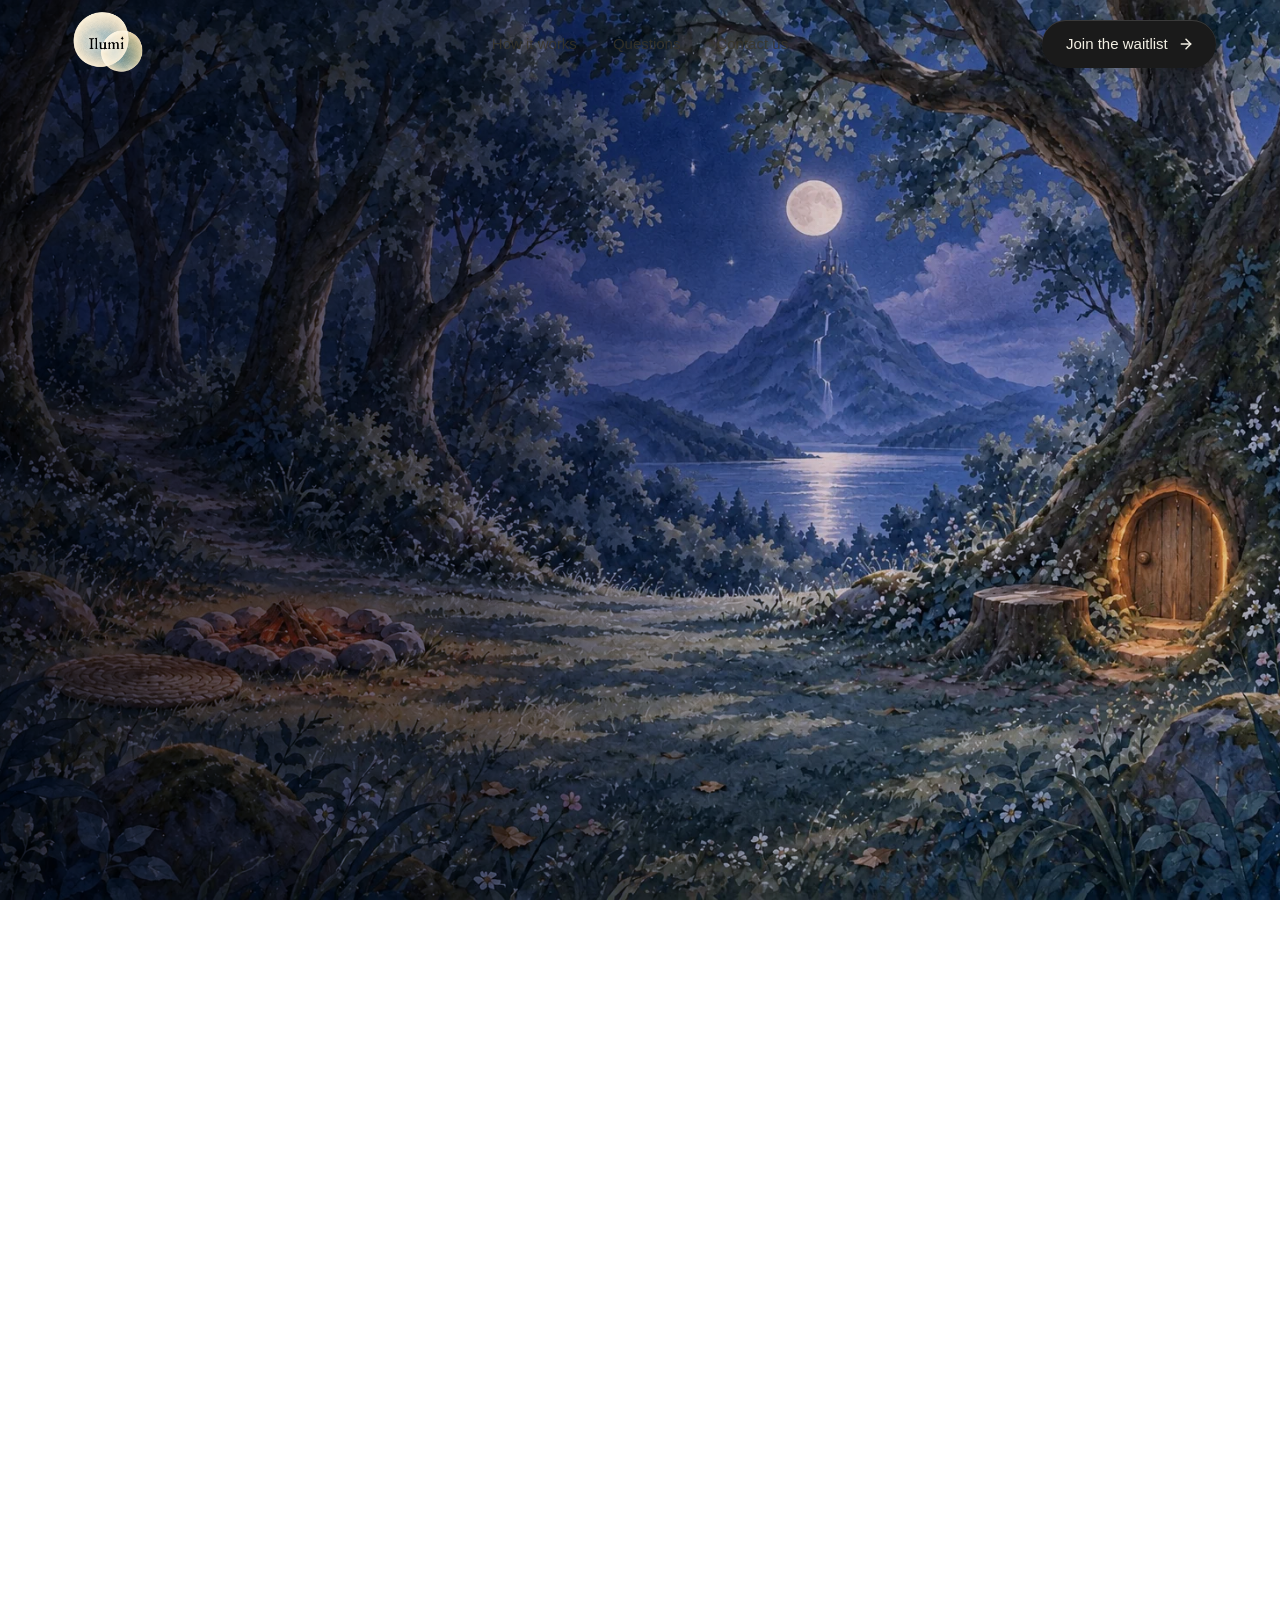
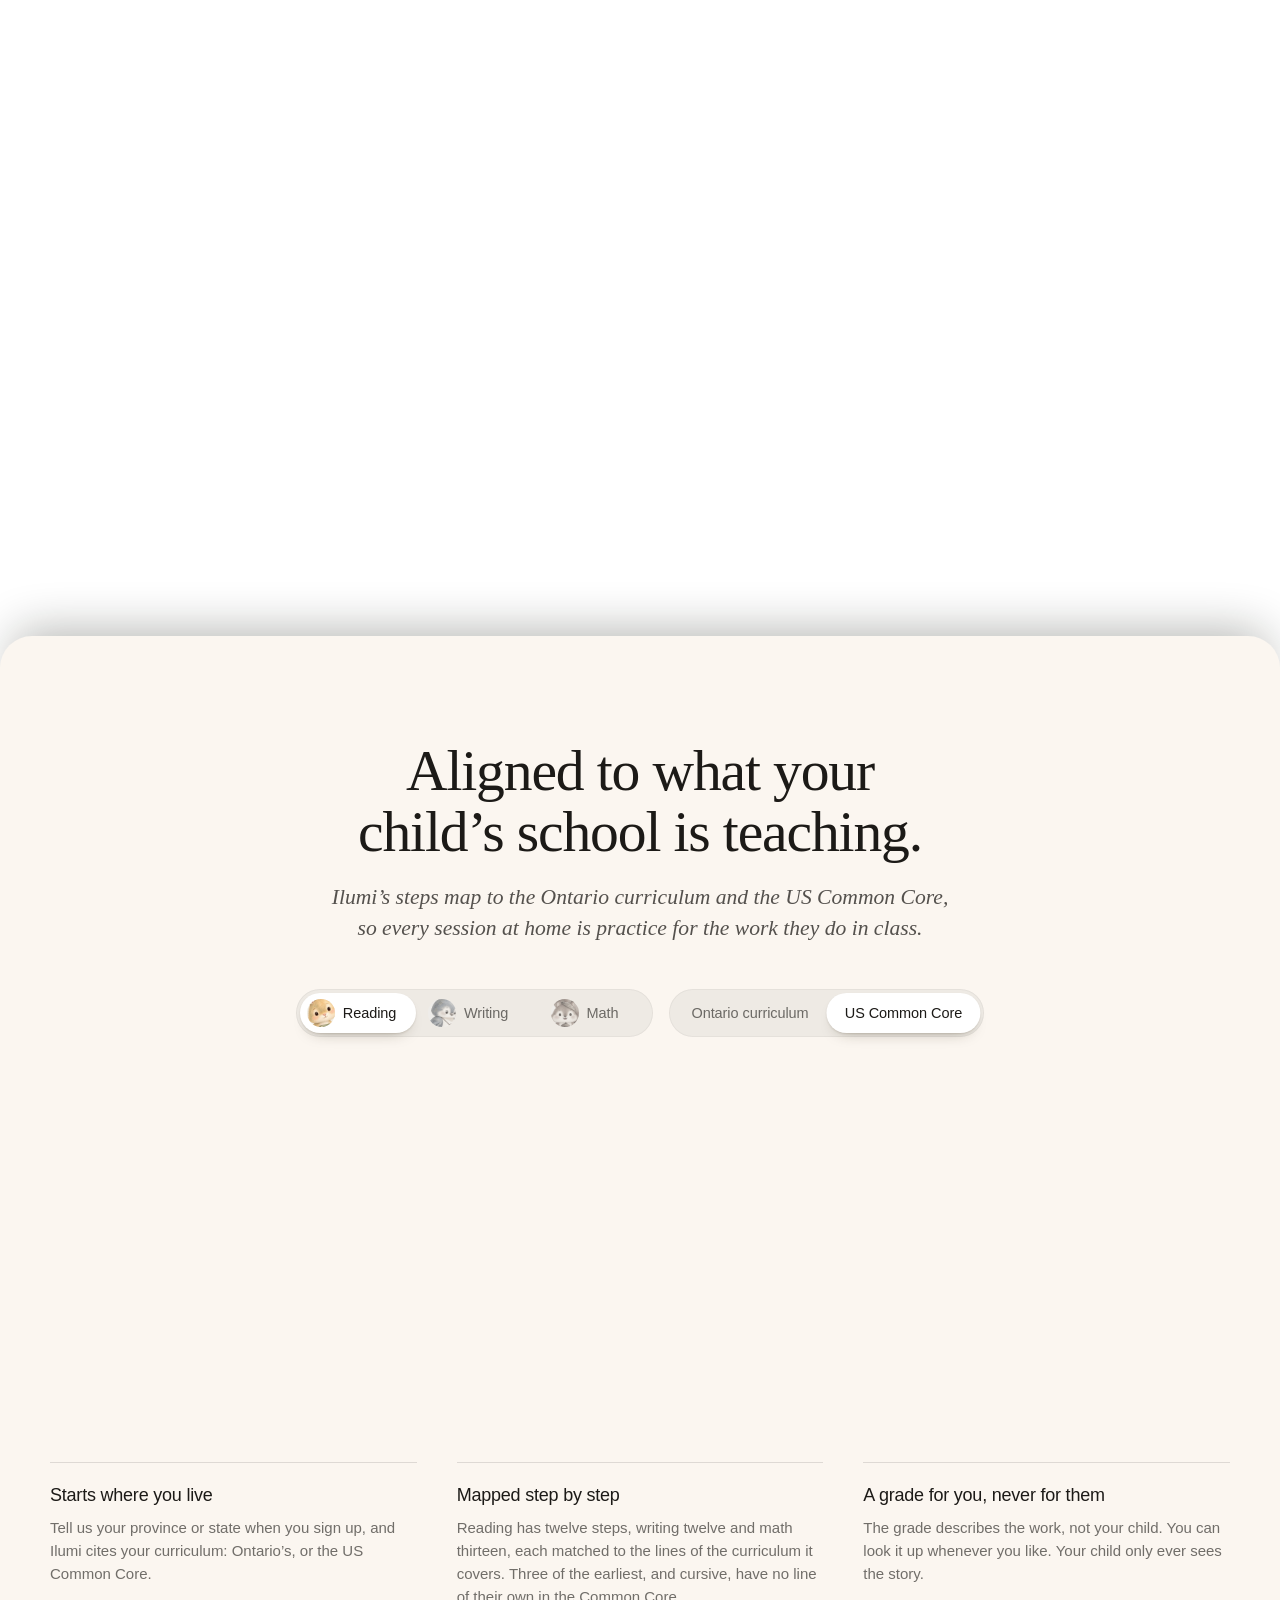
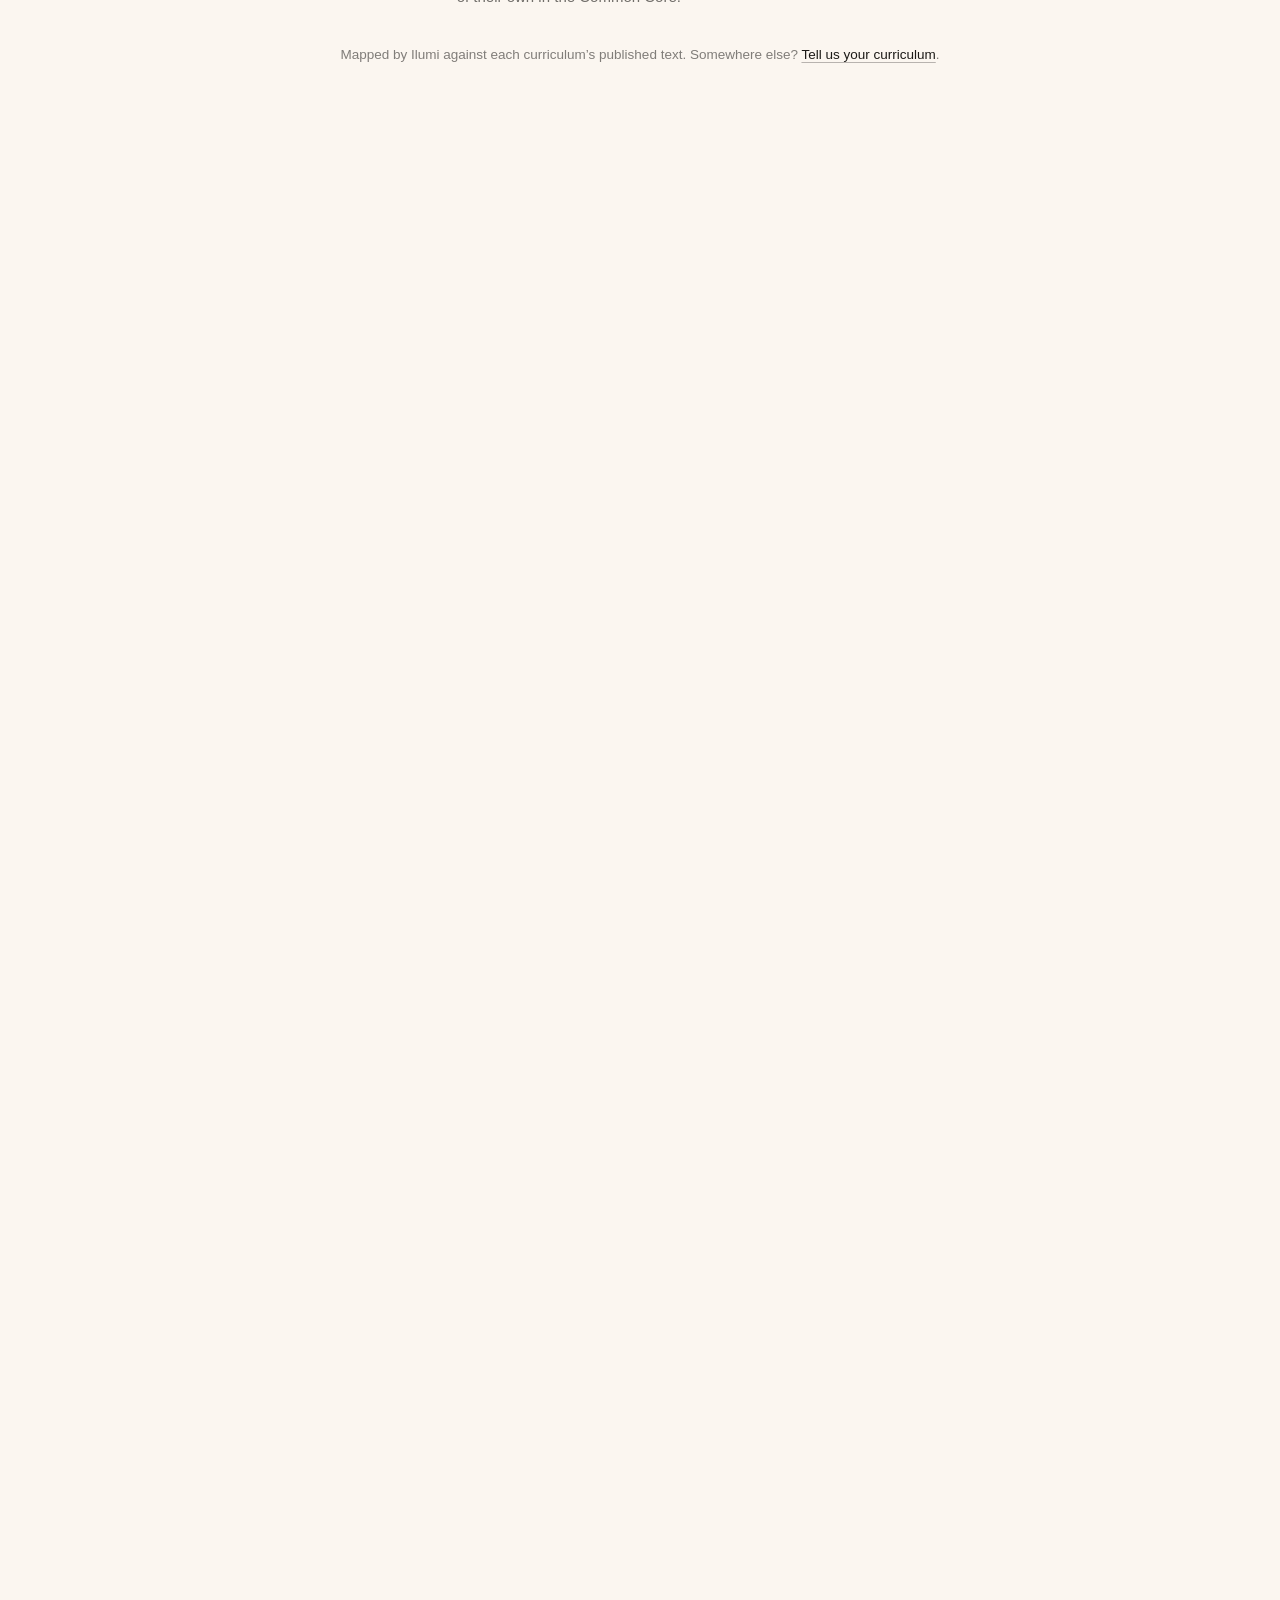
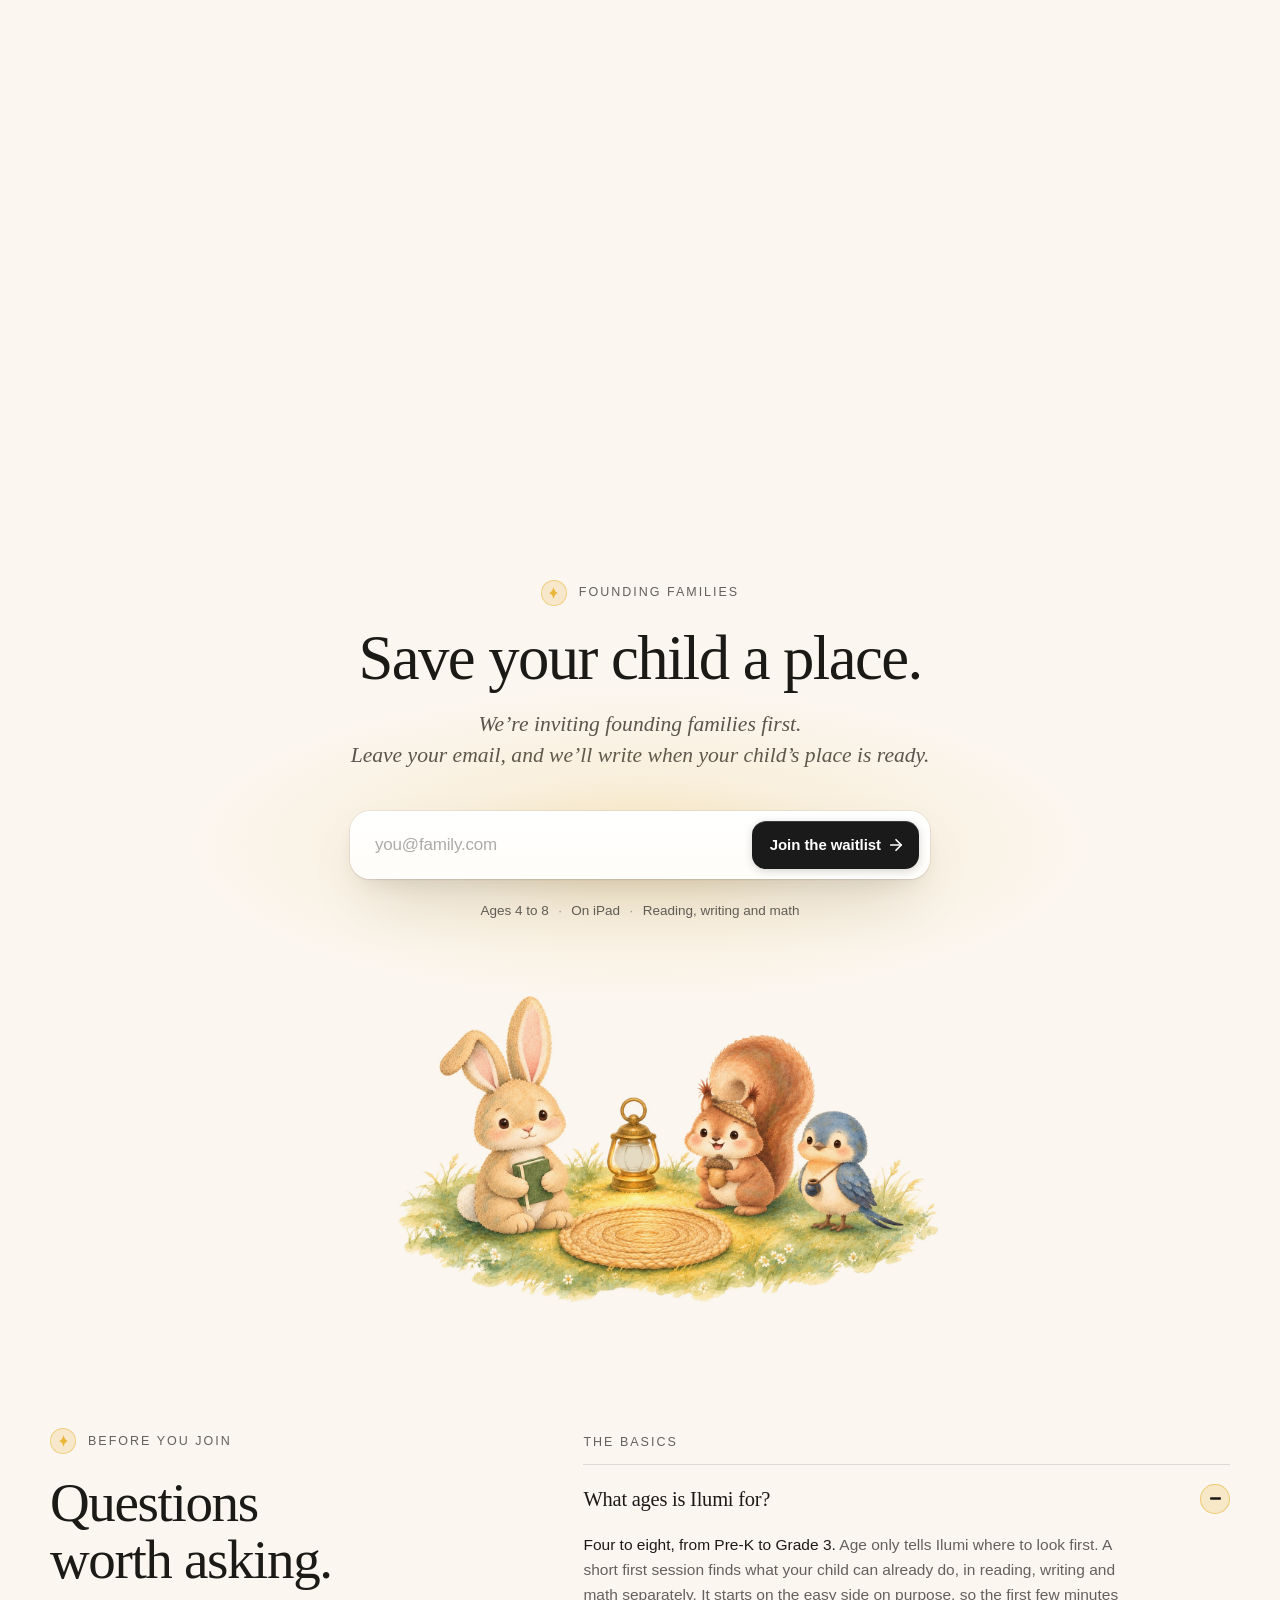
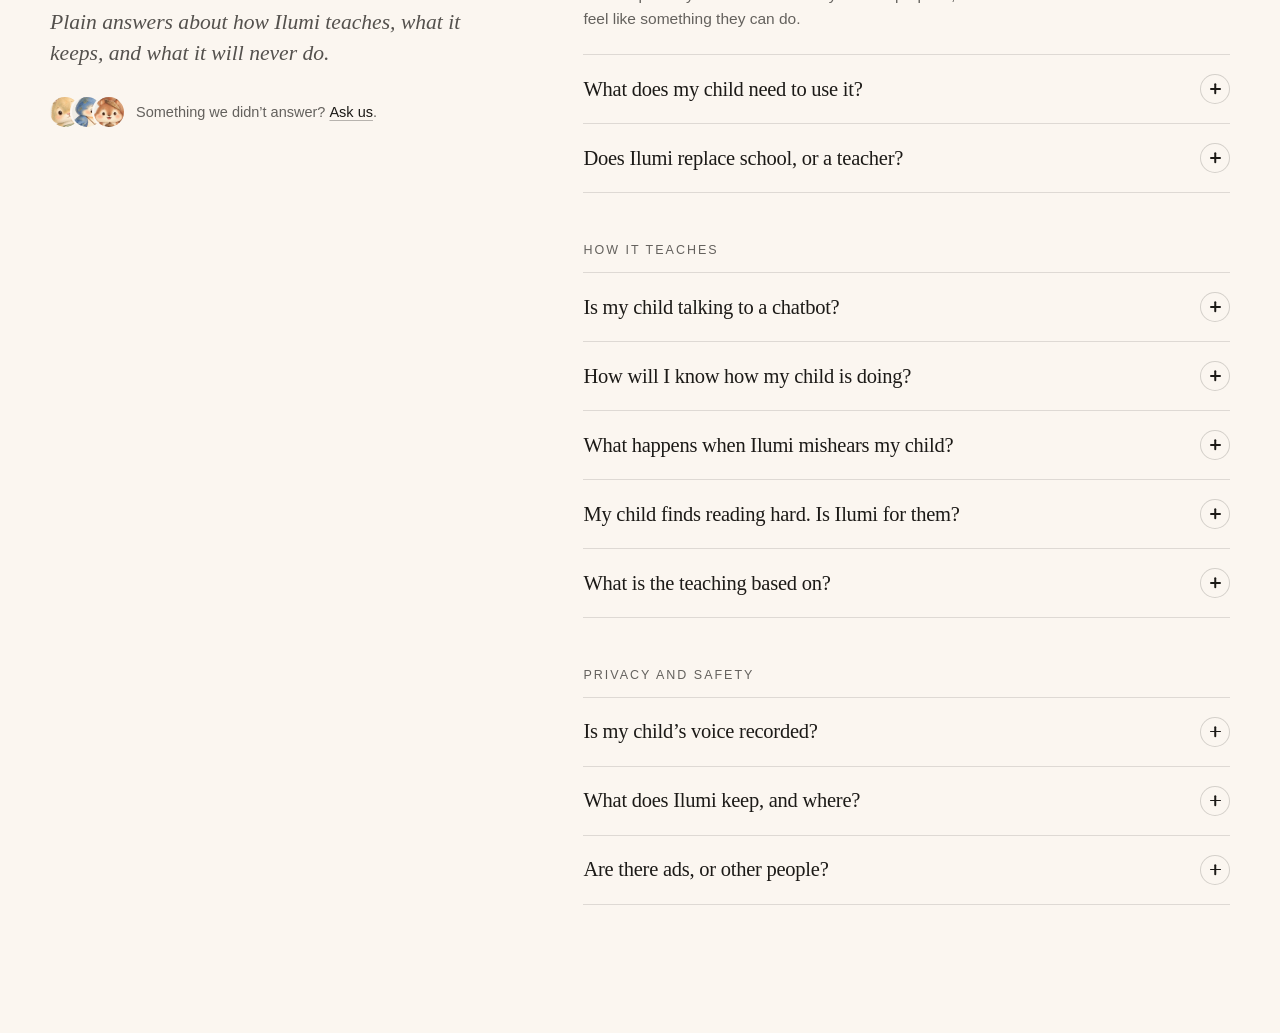
<file: index.html>
<!DOCTYPE html>
<html lang="en">
<head>
  <meta charset="UTF-8">
  <meta name="viewport" content="width=device-width, initial-scale=1">
  <!-- What the page may load: its own files and Google Fonts, nothing else.
       The waitlist form posts with fetch, so the address it posts to must be
       added to connect-src and form-action here when it is connected. -->
  <meta http-equiv="Content-Security-Policy" content="default-src 'self'; script-src 'self'; style-src 'self' 'unsafe-inline' https://fonts.googleapis.com; font-src 'self' https://fonts.gstatic.com; img-src 'self' data:; media-src 'self'; connect-src 'self'; form-action 'self'; base-uri 'self'; object-src 'none'">
  <meta name="referrer" content="strict-origin-when-cross-origin">
  <title>Ilumi | An AI tutor for reading, writing, and math</title>
  <meta name="description" content="When your child gets stuck, Ilumi knows why. An AI tutor for reading, writing, and math. Ages 4 to 8, on iPad.">
  <link rel="canonical" href="https://heyilumi.com/">
  <meta name="application-name" content="Ilumi">
  <meta property="og:title" content="Ilumi | An AI tutor for reading, writing, and math">
  <meta property="og:description" content="When your child gets stuck, Ilumi knows why. An AI tutor for reading, writing, and math. Ages 4 to 8, on iPad.">
  <meta property="og:url" content="https://heyilumi.com/">
  <meta property="og:type" content="website">
  <meta property="og:site_name" content="Ilumi">
  <meta property="og:locale" content="en_US">
  <meta name="twitter:card" content="summary_large_image">

  <link rel="preload" as="image" href="assets/hero-bg.jpg" fetchpriority="high">
  <link rel="preconnect" href="https://fonts.googleapis.com">
  <link rel="preconnect" href="https://fonts.gstatic.com" crossorigin>
  <link href="https://fonts.googleapis.com/css2?family=EB+Garamond:ital,wght@0,400;0,500;0,600;1,400;1,500;1,600&family=Geist:wght@400..700&family=Inter:wght@400;500;600&family=Newsreader:opsz,wght@6..72,400..500&display=swap" rel="stylesheet">
  <link rel="stylesheet" href="css/styles.css">
</head>
<body>
<!-- The Ilumi wordmark, inlined so it never depends on loading a file
     (assets/source/ilumi-A-spark-black.svg, EB Garamond 500 units, baseline at 0).
     Drawn with <use> by .wordmark in the scroll text; see css/styles.css.
     Two paths: the letters, and the spark over the i (.wordmark-spark, gold). -->
<svg width="0" height="0" style="position:absolute" aria-hidden="true" focusable="false"><defs><g id="ilumi-wordmark-glyphs"><path d="M44 4Q33 4 25.5 1.5Q18 -1 18 -8Q18 -21 47 -27Q85 -34 103.0 -49.0Q121 -64 121 -98V-550Q121 -584 107.0 -598.5Q93 -613 55 -621Q26 -627 26 -641Q26 -648 33.0 -651.0Q40 -654 51 -654Q77 -654 97.5 -653.0Q118 -652 137.0 -651.0Q156 -650 178 -650Q199 -650 217.5 -650.5Q236 -651 255.5 -652.0Q275 -653 300 -653Q312 -653 319.0 -650.5Q326 -648 326 -641Q326 -633 318.5 -628.5Q311 -624 297 -621Q258 -612 242.5 -598.0Q227 -584 227 -550V-98Q227 -65 246.0 -50.0Q265 -35 302 -27Q317 -24 324.0 -20.0Q331 -16 331 -8Q331 -2 324.5 1.0Q318 4 306 4Q281 4 260.0 2.5Q239 1 219.5 0.0Q200 -1 178 -1Q154 -1 133.5 0.0Q113 1 91.0 2.5Q69 4 44 4Z M386 3Q379 3 372.5 1.0Q366 -1 366 -8Q366 -16 373.0 -19.5Q380 -23 389 -27Q404 -32 417.0 -38.0Q430 -44 430 -65V-560Q430 -589 420.5 -608.5Q411 -628 386 -633Q378 -635 378 -647Q378 -658 385 -660Q411 -665 434.0 -673.0Q457 -681 477.0 -689.0Q497 -697 513 -703Q519 -705 522 -705Q525 -705 526.5 -702.0Q528 -699 528 -696Q528 -688 525.0 -662.0Q522 -636 522 -584V-65Q522 -45 535.0 -38.5Q548 -32 563 -27Q572 -24 579.0 -20.0Q586 -16 586 -8Q586 -2 579.5 0.0Q573 2 566 2Q547 2 533.0 1.0Q519 0 506.0 -1.0Q493 -2 475 -2Q458 -2 445.0 -1.0Q432 0 419.0 1.5Q406 3 386 3Z M960 20Q952 20 952 11Q952 0 954.5 -19.5Q957 -39 957 -51Q957 -54 957.0 -56.0Q957 -58 957 -59Q922 -23 881.5 -4.5Q841 14 794 14Q763 14 737.0 -1.0Q711 -16 696.5 -44.5Q682 -73 682 -112V-310Q682 -332 672.5 -345.5Q663 -359 640 -366Q635 -368 630.5 -371.5Q626 -375 626 -383Q626 -392 630.5 -395.5Q635 -399 641 -400Q678 -402 702.0 -406.5Q726 -411 756 -419Q760 -420 763.0 -420.5Q766 -421 769 -421Q781 -421 780 -407Q777 -384 775.0 -368.5Q773 -353 773 -330V-136Q773 -112 783.5 -92.5Q794 -73 812.0 -61.0Q830 -49 849 -48Q872 -48 890.0 -51.5Q908 -55 925 -69Q934 -76 947.5 -93.0Q961 -110 961 -140V-315Q961 -335 950.5 -345.5Q940 -356 925.5 -361.0Q911 -366 899 -367Q889 -367 883.0 -371.0Q877 -375 877 -385Q877 -395 883.5 -398.5Q890 -402 899 -402Q937 -404 960.5 -406.0Q984 -408 1001.5 -411.0Q1019 -414 1038 -419Q1040 -420 1043.5 -420.5Q1047 -421 1049 -421Q1062 -421 1062 -410Q1062 -408 1061.5 -405.0Q1061 -402 1060 -399Q1059 -395 1057.5 -381.5Q1056 -368 1054.5 -353.0Q1053 -338 1053 -329V-98Q1053 -73 1058.5 -62.5Q1064 -52 1071 -52Q1078 -52 1091.5 -53.0Q1105 -54 1111 -54Q1117 -54 1122.0 -51.0Q1127 -48 1127 -39Q1127 -31 1123.0 -27.5Q1119 -24 1112 -23Q1070 -18 1038.0 -7.0Q1006 4 982 13Q978 15 971.5 17.5Q965 20 960 20Z M1179 3Q1171 3 1165.0 0.5Q1159 -2 1159 -9Q1159 -16 1165.5 -20.0Q1172 -24 1182 -27Q1196 -32 1209.5 -38.5Q1223 -45 1223 -65V-285Q1223 -310 1217.0 -328.5Q1211 -347 1188 -351Q1184 -352 1181.0 -355.0Q1178 -358 1178 -365Q1178 -377 1187 -379Q1213 -386 1233.0 -394.0Q1253 -402 1270.0 -411.5Q1287 -421 1306 -432Q1308 -433 1310.5 -434.5Q1313 -436 1316 -436Q1323 -436 1323 -428Q1323 -420 1320.5 -399.5Q1318 -379 1318 -365Q1318 -355 1320 -353H1322Q1347 -378 1384.5 -399.0Q1422 -420 1475 -420Q1509 -420 1534.0 -402.5Q1559 -385 1574 -348H1577Q1608 -380 1648.0 -400.0Q1688 -420 1736 -420Q1769 -420 1792.0 -401.0Q1815 -382 1827.5 -350.0Q1840 -318 1840 -280V-64Q1840 -44 1853.0 -38.0Q1866 -32 1881 -27Q1891 -24 1897.0 -20.0Q1903 -16 1903 -9Q1903 -3 1898.5 0.0Q1894 3 1884 3Q1864 3 1851.0 1.5Q1838 0 1826.0 -1.0Q1814 -2 1796 -2Q1779 -2 1766.5 -1.0Q1754 0 1741.0 1.5Q1728 3 1708 3Q1700 3 1694.5 0.0Q1689 -3 1689 -9Q1689 -17 1695.0 -20.5Q1701 -24 1711 -27Q1726 -31 1737.0 -37.5Q1748 -44 1748 -62V-271Q1748 -295 1738.5 -315.5Q1729 -336 1713.0 -348.5Q1697 -361 1677 -361Q1656 -361 1637.0 -355.0Q1618 -349 1600 -335Q1577 -317 1577 -274V-64Q1577 -44 1589.5 -37.5Q1602 -31 1617 -27Q1626 -24 1632.5 -20.0Q1639 -16 1639 -9Q1639 -3 1634.0 0.0Q1629 3 1620 3Q1600 3 1587.0 1.5Q1574 0 1562.0 -1.0Q1550 -2 1532 -2Q1515 -2 1502.5 -1.0Q1490 0 1477.0 1.5Q1464 3 1444 3Q1437 3 1431.0 0.0Q1425 -3 1425 -9Q1425 -17 1432.0 -20.5Q1439 -24 1447 -27Q1462 -31 1473.5 -37.5Q1485 -44 1485 -62V-271Q1485 -295 1475.5 -315.0Q1466 -335 1450.0 -348.0Q1434 -361 1414 -361Q1394 -361 1374.5 -355.0Q1355 -349 1337 -335Q1315 -319 1315 -275V-64Q1315 -45 1326.0 -38.5Q1337 -32 1352 -27Q1360 -24 1367.0 -20.5Q1374 -17 1374 -9Q1374 -3 1368.5 0.0Q1363 3 1355 3Q1335 3 1322.0 1.5Q1309 0 1298.0 -1.0Q1287 -2 1269 -2Q1252 -2 1239.0 -1.0Q1226 0 1212.5 1.5Q1199 3 1179 3Z M1966 3Q1958 3 1952.5 0.0Q1947 -3 1947 -9Q1947 -17 1953.5 -20.5Q1960 -24 1968 -26Q1991 -32 2002.0 -39.0Q2013 -46 2013 -64V-280Q2013 -310 2003.0 -328.5Q1993 -347 1968 -351Q1963 -352 1960.5 -355.5Q1958 -359 1958 -366Q1958 -378 1967 -379Q2011 -389 2042.5 -405.5Q2074 -422 2090 -432Q2101 -439 2106 -439Q2114 -439 2114 -431Q2114 -420 2111.5 -396.0Q2109 -372 2106.5 -344.0Q2104 -316 2104 -292V-64Q2104 -48 2115.0 -40.0Q2126 -32 2149 -26Q2157 -24 2163.5 -20.5Q2170 -17 2170 -9Q2170 3 2152 3Q2133 3 2118.0 1.5Q2103 0 2089.5 -1.0Q2076 -2 2058 -2Q2041 -2 2027.0 -1.0Q2013 0 1999.5 1.5Q1986 3 1966 3Z"/><path class="wordmark-spark" d="M2057.0 -789.3 Q2035.6 -677.0 1958.1 -655.6 Q2035.6 -634.3 2057.0 -522.0 Q2078.4 -634.3 2155.9 -655.6 Q2078.4 -677.0 2057.0 -789.3Z"/></g></defs></svg>
<!-- ===================== HEADER ===================== -->
<!-- One fixed header. Over the hero and its scroll story it is a clear,
     full-width bar; when the white guides section arrives under it, it closes
     into a floating glass pill. "Questions" and "Join the waitlist" do not
     scroll: the page goes straight to the section and its content fades in
     (initJumps in js/main.js). Under 1200px it is a pill with the logo and a
     menu button, and the links live in the full-screen drawer. Sizes and timings are at .site-header in
     css/styles.css; the switch point and the menu are initNav in js/main.js. -->
<header class="site-header" id="site-header">
  <div class="nav-row">
    <span class="nav-glass nav-surface" aria-hidden="true"></span>

    <div class="nav-logo">
      <a aria-label="Ilumi" class="logo-link" href="index.html"><img src="assets/ilumi-logo.png" alt="Ilumi" width="140" height="122"></a>
    </div>

    <nav class="nav-links" aria-label="Main">
      <a class="nav-link" href="how-it-works.html">How it works</a>
      <a class="nav-link" href="#faq">Questions</a>
      <a class="nav-link" href="contact.html" data-contact>Contact us</a>
    </nav>

    <div class="nav-actions">
      <!-- On hover the label rolls up to its copy and a second arrow slides in. -->
      <a href="#waitlist" class="btn-ink nav-cta">
        <span class="roll"><span class="roll-track"><span>Join the waitlist</span><span aria-hidden="true">Join the waitlist</span></span></span>
        <span class="roll-arrow" aria-hidden="true"><span class="roll-arrow-track"><svg width="16" height="16" viewBox="0 0 24 24" fill="none" stroke="currentColor" stroke-width="2.25" stroke-linecap="round" stroke-linejoin="round"><line x1="5" y1="12" x2="19" y2="12"></line><polyline points="12 5 19 12 12 19"></polyline></svg><svg width="16" height="16" viewBox="0 0 24 24" fill="none" stroke="currentColor" stroke-width="2.25" stroke-linecap="round" stroke-linejoin="round"><line x1="5" y1="12" x2="19" y2="12"></line><polyline points="12 5 19 12 12 19"></polyline></svg></span></span>
      </a>
      <button type="button" aria-label="Menu" aria-expanded="false" aria-controls="nav-drawer" class="glass-chip menu-btn">
        <svg class="menu-icon-open" width="20" height="20" viewBox="0 0 24 24" fill="none" stroke="currentColor" stroke-width="1.8" stroke-linecap="round" stroke-linejoin="round" aria-hidden="true"><line x1="3" y1="6" x2="21" y2="6"></line><line x1="3" y1="12" x2="21" y2="12"></line><line x1="3" y1="18" x2="21" y2="18"></line></svg>
        <svg class="menu-icon-close" width="20" height="20" viewBox="0 0 24 24" fill="none" stroke="currentColor" stroke-width="1.8" stroke-linecap="round" stroke-linejoin="round" aria-hidden="true"><line x1="5" y1="5" x2="19" y2="19"></line><line x1="19" y1="5" x2="5" y2="19"></line></svg>
      </button>
    </div>
  </div>

  <!-- Full-screen menu for narrower screens; the row above stays on top of it. -->
  <div class="vellum-field nav-drawer" id="nav-drawer">
    <div class="nav-drawer-inner">
      <nav class="nav-drawer-links" aria-label="Menu">
        <a href="how-it-works.html">How it works</a>
        <a href="#faq">Questions</a>
        <a href="contact.html" data-contact>Contact us</a>
      </nav>
      <div class="nav-drawer-cta">
        <a href="#waitlist" class="btn-ink">Join the waitlist<svg width="15" height="15" viewBox="0 0 24 24" fill="none" stroke="currentColor" stroke-width="2.25" stroke-linecap="round" stroke-linejoin="round" aria-hidden="true"><line x1="5" y1="12" x2="19" y2="12"></line><polyline points="12 5 19 12 12 19"></polyline></svg></a>
      </div>
    </div>
  </div>
</header>

<!-- The firefly: the wordmark's spark (the second path of
     #ilumi-wordmark-glyphs), flying free of the word while the hero is pinned:
     it circles the word, drops onto its i, and fades out as the page moves on
     to the guides section. It is fixed over the page so the guides section,
     which scrolls up over the hero, does not cover it. Its path and the
     threads of light behind it are FIREFLY in js/main.js; its look is .firefly
     in css/styles.css. -->
<div class="firefly" aria-hidden="true">
  <svg class="firefly-trail" focusable="false"><path pathLength="1" fill="none"/><path pathLength="1" fill="none"/></svg>
  <span class="firefly-fly"><span class="firefly-body">
    <span class="firefly-glow"></span>
    <svg class="firefly-star" viewBox="1958.1 -789.3 197.8 267.3" focusable="false"><path d="M2057.0 -789.3 Q2035.6 -677.0 1958.1 -655.6 Q2035.6 -634.3 2057.0 -522.0 Q2078.4 -634.3 2155.9 -655.6 Q2078.4 -677.0 2057.0 -789.3Z"/></svg>
  </span></span>
</div>

<main>
  <div class="vellum-field">

    <!-- ===================== HERO SEQUENCE ===================== -->
    <!-- The hero pins while you scroll: its copy fades, the art zooms in a little,
         then the sentences below unfurl letter by letter, one panel at a time. The
         spark of the wordmark flies loose as a firefly (.firefly, above), loops
         the word and drops onto its i; then the page moves on to the guides
         section and it fades out (js/main.js). -->
    <div class="hero-sequence" id="hero-sequence">
      <div class="hero-stage">
        <div class="hero-scene">

        <section class="hero">
          <div aria-hidden="true" class="hero-bg">
            <img src="assets/hero-bg.jpg" alt="" fetchpriority="high" draggable="false">
            <div class="hero-art-fade"></div>
          </div>

          <div class="hero-content">
            <div class="hero-type reveal">
              <div class="hero-title-block">
                <a class="glass-chip hero-badge" href="#waitlist"><span class="hero-badge-dot" aria-hidden="true"></span>Now inviting founding families</a>
                <h1 class="hero-headline"><span class="line">When your child gets stuck,</span><span class="line">Ilumi knows <em class="accent">why</em>.</span></h1>
                <p class="hero-subtitle">An AI tutor for reading, writing, and math. Ages 4 to 8, on iPad.</p>
              </div>
            </div>

            <div class="url-wrap reveal reveal-delay">
              <div class="url-stack">
                <a class="url-btn waitlist-btn" href="#waitlist"><span>Join the waitlist</span><svg width="18" height="18" viewBox="0 0 24 24" fill="none" stroke="#FFFFFF" stroke-width="2.25" stroke-linecap="round" stroke-linejoin="round" aria-hidden="true"><line x1="5" y1="12" x2="19" y2="12"></line><polyline points="12 5 19 12 12 19"></polyline></svg></a>
              </div>
            </div>
          </div>
        </section>

        <div class="manifesto" id="manifesto">
          <div class="manifesto-panel">
            <p class="manifesto-line">Most learning apps remember your child’s score.</p>
            <p class="manifesto-line">A great teacher remembers your child.</p>
          </div>
          <div class="manifesto-panel">
            <p class="manifesto-line">We’re building <svg class="wordmark" viewBox="0 -790 2187.71 810" role="img" aria-label="Ilumi"><use href="#ilumi-wordmark-glyphs"/></svg>, a tutor that remembers<br>how your child reads, writes, and counts.</p>
          </div>
        </div>

        <!-- Laid over the painting and the sentence, faded in as the page moves
             on to the guides section: white, as that section is, or its first
             painting when the section is set to data-ground="world". -->
        <span class="hero-wash" aria-hidden="true"></span>
        </div>

      </div>
    </div>

  </div>

  <!-- ===================== ONE WORLD, THREE GUIDES ===================== -->
  <!-- On wide screens this pins while you scroll: scrolling moves from one guide
       to the next, and each guide's scene on the right plays its screen from the
       app. Narrower, without JS or with reduced motion it is three plain rows.
       Scroll distances and the three scenes' timelines are in js/main.js (GUIDES).

       data-ground="world" is a trial: the section stands on paintings that fill
       the whole window (.guides-grounds, one per guide, cross-fading as the
       guide changes) and the hero fades into the first of them, not to white.
       Delete the attribute and the section is the white one again; nothing
       else needs to change. See "The guides section" in README.md. -->
  <section class="guides" id="guides" aria-labelledby="guides-title" data-ground="world">
    <div class="guides-stage">
      <!-- The paintings behind the section (data-ground="world" only; hidden
           otherwise). In the order of the guides below. -->
      <div class="guides-grounds" aria-hidden="true">
        <!-- Reading's painting carries the lantern the child lights: the lit
             lantern, and the flash of light as it catches (readingScene in main.js). -->
        <span class="guides-ground guides-ground-reading is-on">
          <span class="guides-lit"></span>
          <span class="guides-bloom"></span>
        </span>
        <span class="guides-ground guides-ground-writing"></span>
        <span class="guides-ground guides-ground-math"></span>
      </div>
      <div class="guides-inner">

        <div class="guides-head">
          <h2 class="guides-title" id="guides-title">One world. <br>Three guides.</h2>
          <p class="guides-lede">
            <span>A world that grows as your child does.</span>
            <span>Every word, letter, and number opens more of it.</span>
          </p>
        </div>

        <!-- Reading: a page of the story, at camp at night. The rabbit tells the
             story; one line is the child's. They read it aloud, word by word, and
             what it says happens: a lantern lights in the Big Tree. -->
        <article class="guide guide-reading is-active" data-guide="reading">
          <div class="guide-step">
            <h3 class="guide-heading">
              <button type="button" class="guide-tab">
                <span class="guide-icon">
                  <svg class="guide-ring" viewBox="0 0 48 48" aria-hidden="true"><circle class="guide-ring-track" cx="24" cy="24" r="22.75"></circle><circle class="guide-ring-fill" cx="24" cy="24" r="22.75" pathLength="1"></circle></svg>
                  <img src="assets/guides/avatar-rabbit.webp" alt="" width="40" height="40" loading="lazy">
                </span>
                <span class="guide-name">Reading, with the rabbit</span>
              </button>
            </h3>
            <div class="guide-body"><div><p>The rabbit tells the story, and your child reads the line that makes it happen. A word that won’t come, they read together.</p></div></div>
          </div>
          <div class="guide-visual" role="img" aria-label="A page of the story, at camp at night. The rabbit says: night has come to camp, and it’s getting dark. Let’s light our lamp. One line is for the child to read aloud: the lamp is lit. As they read it, word by word, a lantern lights in the tree, and the rabbit says: there it is. Now our camp is warm and bright. Beside the line, a small round video of a child reading it, who looks up and smiles as the lantern lights.">
            <img class="guide-scene" src="assets/guides/scene-camp-night.webp" alt="" width="1400" height="933" loading="lazy" draggable="false">
            <img class="guide-scene guide-scene-lit" src="assets/guides/ground-camp-lantern.webp" alt="" width="1536" height="1024" loading="lazy" draggable="false">
            <img class="guide-scene guide-scene-bloom" src="assets/guides/lantern-bloom.svg" alt="" width="1536" height="1024" loading="lazy" draggable="false">
            <div class="guide-story">
              <div class="mock mock-reading">
                <p class="mock-says mock-caption-swap">
                  <span class="mock-tell">Night has come to camp, and it’s getting dark. Let’s light our lamp.</span>
                  <span class="mock-reply">There it is. Now our camp is warm and bright.</span>
                </p>
                <div class="mock-turn">
                  <span class="mock-turn-label"><span class="mock-ear"></span>Your child reads aloud</span>
                  <p class="mock-line"><span class="mock-word is-read" data-w="The">The</span> <span class="mock-word is-read" data-w="lamp">lamp</span> <span class="mock-word is-read" data-w="is">is</span> <span class="mock-word is-read" data-w="lit.">lit.</span></p>
                  <!-- The child whose line it is, in a round picture off the
                       strip's lower right corner. The poster is the still; the
                       clip plays in step with the scene (readingScene in main.js). -->
                  <span class="mock-child">
                    <video src="assets/guides/child-reading.mp4" poster="assets/guides/child-reading.jpg" width="528" height="528" muted playsinline preload="metadata" disablepictureinpicture disableremoteplayback tabindex="-1" aria-hidden="true"></video>
                  </span>
                </div>
              </div>
            </div>
            <img class="guide-figure" src="assets/guides/rabbit.webp" alt="" width="345" height="640" loading="lazy" draggable="false">
          </div>
        </article>

        <!-- Writing: a callback. The swallow remembers what the child said
             (fly, not swim) and asks for one word on a blank pad, no model to
             trace. The child writes it, taps Done, and the swallow answers.
             Nothing flies and the swallow stays still. -->
        <article class="guide guide-writing" data-guide="writing">
          <div class="guide-step">
            <h3 class="guide-heading">
              <button type="button" class="guide-tab">
                <span class="guide-icon">
                  <svg class="guide-ring" viewBox="0 0 48 48" aria-hidden="true"><circle class="guide-ring-track" cx="24" cy="24" r="22.75"></circle><circle class="guide-ring-fill" cx="24" cy="24" r="22.75" pathLength="1"></circle></svg>
                  <img src="assets/guides/avatar-swallow.webp" alt="" width="40" height="40" loading="lazy">
                </span>
                <span class="guide-name">Writing, with the swallow</span>
              </button>
            </h3>
            <div class="guide-body"><div><p>The swallow remembers what your child tells it, and gives them a reason to write. No tracing over dotted lines.</p></div></div>
          </div>
          <div class="guide-visual" role="img" aria-label="The writing screen. The swallow says: remember when you said you’d rather fly than swim? Me too. Write up. The child writes the word up on a blank pad, and the swallow says: up it is.">
            <img class="guide-scene" src="assets/guides/scene-stream.webp" alt="" width="1400" height="933" loading="lazy" draggable="false">
            <div class="guide-card">
              <div class="mock mock-writing">
                <p class="mock-caption mock-caption-swap">
                  <span class="mock-ask">Remember when you said you’d rather fly than swim? Me too. Write <b class="mock-target">up</b>.</span>
                  <span class="mock-beat">Up it is.</span>
                </p>
                <svg class="mock-pad" viewBox="0 0 320 240" aria-hidden="true">
                  <rect class="mock-pad-frame" x="1.5" y="1.5" width="317" height="237" rx="16"></rect>
                  <!-- The child's word: a u in one stroke, a p in two. -->
                  <g class="mock-written">
                    <path class="mock-stroke" pathLength="1" d="M97 84 C95 112 93 150 119 151 C140 152 144 120 144 86 C144 112 145 136 149 152"></path>
                    <path class="mock-stroke" pathLength="1" d="M182 86 C182 122 183 164 185 200"></path>
                    <path class="mock-stroke" pathLength="1" d="M183 100 C196 80 229 86 228 118 C227 147 199 156 184 139"></path>
                  </g>
                </svg>
                <span class="mock-btn">Done</span>
              </div>
            </div>
            <img class="guide-figure" src="assets/guides/swallow.webp" alt="" width="488" height="640" loading="lazy" draggable="false">
          </div>
        </article>

        <!-- Math: the make-five item, on a card. Three acorns are in the tray
             and it needs five; the child slides two more in from the pile and
             taps Go, leaving two behind. Then the note the parent gets: how
             the child got there, not a score. Places on the bench are in its
             own units (100 wide, 66 tall): --x is an acorn's middle, --y its
             foot. -->
        <article class="guide guide-math" data-guide="math">
          <div class="guide-step">
            <h3 class="guide-heading">
              <button type="button" class="guide-tab">
                <span class="guide-icon">
                  <svg class="guide-ring" viewBox="0 0 48 48" aria-hidden="true"><circle class="guide-ring-track" cx="24" cy="24" r="22.75"></circle><circle class="guide-ring-fill" cx="24" cy="24" r="22.75" pathLength="1"></circle></svg>
                  <img src="assets/guides/avatar-squirrel.webp" alt="" width="40" height="40" loading="lazy">
                </span>
                <span class="guide-name">Math, with the squirrel</span>
              </button>
            </h3>
            <div class="guide-body"><div><p>Your child solves small story problems by moving things, never multiple choice. Ilumi notices how they got there, and tells you.</p></div></div>
          </div>
          <div class="guide-visual" role="img" aria-label="The math screen. The squirrel says: three in the basket. I need five for winter. Three acorns sit in a tray and four more wait below it. The child slides two of them in, counting four, five, leaves the other two and taps Go. The squirrel says: five. That’s the lot. Then a note for the parent appears: Leo counted on from three today. Last month he started from one.">
            <img class="guide-scene" src="assets/guides/scene-glade.webp" alt="" width="1400" height="933" loading="lazy" draggable="false">
            <div class="guide-card">
              <div class="mock mock-math">
                <p class="mock-caption mock-caption-swap">
                  <span class="mock-ask">Three in the basket. I need five for winter.</span>
                  <span class="mock-beat">Five. That’s the lot.</span>
                </p>
                <div class="mock-bench">
                  <span class="mock-tray"></span>
                  <span class="mock-count" style="--x: 66; --y: 8.5">four</span>
                  <span class="mock-count" style="--x: 82; --y: 8.5">five</span>
                  <!-- The three that are already in. -->
                  <span class="mock-acorn" style="--x: 18; --y: 32"><img src="assets/guides/acorn-1.webp" alt="" width="181" height="260" loading="lazy" draggable="false"></span>
                  <span class="mock-acorn" style="--x: 34; --y: 32"><img src="assets/guides/acorn-3.webp" alt="" width="187" height="260" loading="lazy" draggable="false"></span>
                  <span class="mock-acorn" style="--x: 50; --y: 32"><img src="assets/guides/acorn-2.webp" alt="" width="202" height="260" loading="lazy" draggable="false"></span>
                  <!-- The two left in the pile. -->
                  <span class="mock-acorn" style="--x: 26; --y: 63"><img src="assets/guides/acorn-2.webp" alt="" width="202" height="260" loading="lazy" draggable="false"></span>
                  <span class="mock-acorn" style="--x: 42; --y: 63"><img src="assets/guides/acorn-3.webp" alt="" width="187" height="260" loading="lazy" draggable="false"></span>
                  <!-- The two the child slides in. They stand where they land;
                       data-dx and data-dy are how far back, in the bench's
                       units, to the place in the pile they start from. -->
                  <span class="mock-tap" style="--x: 58; --y: 54"></span>
                  <span class="mock-tap" style="--x: 74; --y: 54"></span>
                  <span class="mock-acorn mock-acorn-move" style="--x: 66; --y: 32" data-dx="-8" data-dy="31"><img src="assets/guides/acorn-4.webp" alt="" width="202" height="260" loading="lazy" draggable="false"></span>
                  <span class="mock-acorn mock-acorn-move" style="--x: 82; --y: 32" data-dx="-8" data-dy="31"><img src="assets/guides/acorn-1.webp" alt="" width="181" height="260" loading="lazy" draggable="false"></span>
                </div>
                <!-- Go, and then in its place the note the parent gets. -->
                <div class="mock-after">
                  <span class="mock-btn">Go</span>
                  <div class="mock-note">
                    <span class="mock-note-label">Tonight’s note to you</span>
                    <p>Leo counted on from three today. Last month he started from one.</p>
                  </div>
                </div>
              </div>
            </div>
            <img class="guide-figure" src="assets/guides/squirrel.webp" alt="" width="362" height="640" loading="lazy" draggable="false">
          </div>
        </article>

      </div>
    </div>
  </section>

  <!-- ===================== ALIGNED TO THE CURRICULUM ===================== -->
  <!-- A sheet of the app's paper that comes up over the last painting. One
       visual with no frame: the path a parent sees in the app (a dot for each
       step, the grades the work sits in over it), the wordmark's spark
       lighting the steps one by one, and the slip that says what the current
       step is and which standard it covers. The two switches are real: reading,
       writing or math, and which curriculum the codes are cited from. Until someone
       touches a switch the scene plays them all by itself (initStandards in
       js/main.js).

       What is written here is the finished still: reading, the eighth step,
       cited from the Common Core. That is what shows without JS or with
       reduced motion. The switches are disabled until main.js takes them over.

       Every label, grade and code comes from the app repo: the crosswalk
       (docs/STANDARDS_CROSSWALK.md) and BANDS.md. Change one only from there.
       .is-soon on a step or a bracket styles nothing; what it records, and
       where the spark may stop, is in "The curriculum section" in README.md.

       A grade's name can differ by curriculum (Ontario says JK and SK where
       the US says Pre-K and K): .cur-us and .cur-on hold the two, and the
       section's data-curriculum picks one.
       See "The curriculum section" in README.md. -->
  <section class="standards" id="curriculum" aria-labelledby="standards-title" data-subject="reading" data-curriculum="us">
    <div class="standards-inner" data-fade="out" data-fade-out="1 0.3">

      <div class="standards-head">
        <h2 class="standards-title" id="standards-title">Aligned to what your child’s school is teaching.</h2>
        <p class="standards-lede">
          <span>Ilumi’s steps map to the Ontario curriculum and the US Common Core,</span>
          <span>so every session at home is practice for the work they do in class.</span>
        </p>
      </div>

      <div class="standards-visual">
        <div class="standards-bar">
          <div class="seg seg-subject" role="group" aria-label="Subject">
            <span class="seg-thumb" aria-hidden="true"></span>
            <button type="button" class="seg-btn" data-subject="reading" aria-pressed="true" disabled><img src="assets/guides/avatar-rabbit.webp" alt="" width="40" height="40" loading="lazy">Reading</button>
            <button type="button" class="seg-btn" data-subject="writing" aria-pressed="false" disabled><img src="assets/guides/avatar-swallow.webp" alt="" width="40" height="40" loading="lazy">Writing</button>
            <button type="button" class="seg-btn" data-subject="math" aria-pressed="false" disabled><img src="assets/guides/avatar-squirrel.webp" alt="" width="40" height="40" loading="lazy">Math</button>
          </div>
          <div class="seg seg-curriculum" role="group" aria-label="Curriculum">
            <span class="seg-thumb" aria-hidden="true"></span>
            <button type="button" class="seg-btn" data-curriculum="on" aria-pressed="false" disabled>Ontario curriculum</button>
            <button type="button" class="seg-btn" data-curriculum="us" aria-pressed="true" disabled>US Common Core</button>
          </div>
        </div>

        <div class="standards-paths">

          <!-- Reading: twelve steps. data-land is
               the step the spark stops on; it then goes on one more. Reading
               goes furthest of the three, into the Grade 1 to 2 steps (the
               founder, 2026-11-17: one path should reach past Grade 1). Only
               those two steps carry what the slip says (data-says, data-grade
               and the codes per curriculum; data-grade-on where Ontario's
               name for the grade differs). -->
          <div class="path path-reading is-on is-drawn is-lit is-noted" data-subject="reading" data-land="7" style="--at: 8">
            <ol class="path-grades" aria-label="The grades this work sits in">
              <li class="path-grade" style="--span: 1"><span class="path-grade-full"><span class="cur-us">Pre-K to K</span><span class="cur-on">JK to SK</span></span><span class="path-grade-short" aria-hidden="true"><span class="cur-us">PK–K</span><span class="cur-on">JK–SK</span></span></li>
              <li class="path-grade" style="--span: 1"><span class="path-grade-full"><span class="cur-us">Kindergarten</span><span class="cur-on">SK</span></span><span class="path-grade-short" aria-hidden="true"><span class="cur-us">K</span><span class="cur-on">SK</span></span></li>
              <li class="path-grade" style="--span: 2"><span class="path-grade-full"><span class="cur-us">K to Grade 1</span><span class="cur-on">SK to Grade 1</span></span><span class="path-grade-short" aria-hidden="true"><span class="cur-us">K–1</span><span class="cur-on">SK–1</span></span></li>
              <li class="path-grade" style="--span: 2"><span class="path-grade-full">Grade 1</span><span class="path-grade-short" aria-hidden="true">Gr 1</span></li>
              <li class="path-grade" style="--span: 4"><span class="path-grade-full">Grade 1 to 2</span><span class="path-grade-short" aria-hidden="true">Gr 1–2</span></li>
              <li class="path-grade is-soon" style="--span: 1"><span class="path-grade-full">Grade 2</span><span class="path-grade-short" aria-hidden="true">Gr 2</span></li>
              <li class="path-grade is-soon" style="--span: 1"><span class="path-grade-full">Grade 3</span><span class="path-grade-short" aria-hidden="true">Gr 3</span></li>
            </ol>
            <div class="path-track">
              <span class="path-line" aria-hidden="true"><span class="path-line-done"></span></span>
              <ol class="path-steps" aria-label="Reading steps">
                <li class="path-step is-done"><span class="path-dot"></span><span class="path-label">Letter sounds</span></li>
                <li class="path-step is-done"><span class="path-dot"></span><span class="path-label">Every letter</span></li>
                <li class="path-step is-done"><span class="path-dot"></span><span class="path-label">Three-letter words</span></li>
                <li class="path-step is-done"><span class="path-dot"></span><span class="path-label">sh and ch</span></li>
                <li class="path-step is-done"><span class="path-dot"></span><span class="path-label">Two consonants in a row</span></li>
                <li class="path-step is-done"><span class="path-dot"></span><span class="path-label">Long vowels, like cake</span></li>
                <li class="path-step is-done" data-says="Reading vowel-team words like “rain” and “boat”." data-grade="Grade 1 to Grade 2" data-us="RF.1.3.c, RF.2.3.b" data-on="G1 B2.3"><span class="path-dot"></span><span class="path-label">Vowel teams, like rain</span></li>
                <li class="path-step is-current" aria-current="step" data-says="Reading words like “farm”, “bird”, “coin” and “cow”." data-grade="Grade 1 to Grade 2" data-us="RF.2.3.a, RF.2.3.b" data-on="G1 B2.3"><span class="path-dot"></span><span class="path-label">Words like farm and coin</span></li>
                <li class="path-step"><span class="path-dot"></span><span class="path-label">New spellings</span></li>
                <li class="path-step"><span class="path-dot"></span><span class="path-label">Longer words</span></li>
                <li class="path-step is-soon"><span class="path-dot"></span><span class="path-label">Prefixes and suffixes</span></li>
                <li class="path-step is-soon"><span class="path-dot"></span><span class="path-label">Long words, part by part</span></li>
              </ol>
              <span class="path-spark" aria-hidden="true"><span class="path-spark-body"><span class="path-spark-glow"></span><svg viewBox="1958.1 -789.3 197.8 267.3" focusable="false"><path d="M2057.0 -789.3 Q2035.6 -677.0 1958.1 -655.6 Q2035.6 -634.3 2057.0 -522.0 Q2078.4 -634.3 2155.9 -655.6 Q2078.4 -677.0 2057.0 -789.3Z"/></svg></span></span>
            </div>
            <div class="path-note">
              <span class="path-tether" aria-hidden="true"></span>
              <div class="path-slip">
                <span class="path-slip-label">How this matches school</span>
                <p class="path-slip-says"><span data-slip="says">Reading words like “farm”, “bird”, “coin” and “cow”.</span></p>
                <p class="path-slip-meta"><span class="path-chip"><span data-slip="grade">Grade 1 to Grade 2</span></span><span class="path-codes"><span data-slip="cites">Covers Common Core standards</span> <span class="path-code"><span data-slip="codes">RF.2.3.a, RF.2.3.b</span></span></span></p>
              </div>
            </div>
          </div>

          <!-- Writing: twelve steps, in the order of the grades they sit
               in: nine in letters and spelling (the last is cursive, which
               only Ontario's curriculum asks for, so its label says "in
               Ontario" beside the Common Core) and three in composing. The
               first two have an Ontario expectation but no Common Core
               standard of their own, so the path stops on the third and
               fourth, which both curricula cite. -->
          <div class="path path-writing is-drawn is-lit is-noted" data-subject="writing" data-land="3" style="--at: 4">
            <ol class="path-grades" aria-label="The grades this work sits in">
              <li class="path-grade" style="--span: 2"><span class="path-grade-full"><span class="cur-us">Pre-K to K</span><span class="cur-on">JK to SK</span></span><span class="path-grade-short" aria-hidden="true"><span class="cur-us">PK–K</span><span class="cur-on">JK–SK</span></span></li>
              <li class="path-grade" style="--span: 2"><span class="path-grade-full"><span class="cur-us">Kindergarten</span><span class="cur-on">SK</span></span><span class="path-grade-short" aria-hidden="true"><span class="cur-us">K</span><span class="cur-on">SK</span></span></li>
              <li class="path-grade" style="--span: 1"><span class="path-grade-full"><span class="cur-us">K to Grade 1</span><span class="cur-on">SK to Grade 1</span></span><span class="path-grade-short" aria-hidden="true"><span class="cur-us">K–1</span><span class="cur-on">SK–1</span></span></li>
              <li class="path-grade is-soon" style="--span: 1"><span class="path-grade-full">Grade 1</span><span class="path-grade-short" aria-hidden="true">Gr 1</span></li>
              <li class="path-grade is-soon" style="--span: 1"><span class="path-grade-full">Grade 1 to 2</span><span class="path-grade-short" aria-hidden="true">Gr 1–2</span></li>
              <li class="path-grade is-soon" style="--span: 2"><span class="path-grade-full">Grade 2</span><span class="path-grade-short" aria-hidden="true">Gr 2</span></li>
              <li class="path-grade is-soon" style="--span: 3"><span class="path-grade-full">Grade 3</span><span class="path-grade-short" aria-hidden="true">Gr 3</span></li>
            </ol>
            <div class="path-track">
              <span class="path-line" aria-hidden="true"><span class="path-line-done"></span></span>
              <ol class="path-steps" aria-label="Writing steps">
                <li class="path-step is-done"><span class="path-dot"></span><span class="path-label">Writing their name</span></li>
                <li class="path-step is-done"><span class="path-dot"></span><span class="path-label">Letters, from a model</span></li>
                <li class="path-step is-done" data-says="Writing the letter for a sound they hear." data-grade="Kindergarten" data-grade-on="Senior Kindergarten" data-us="RF.K.3.a" data-on="K A2.4"><span class="path-dot"></span><span class="path-label">The letter for a sound</span></li>
                <li class="path-step is-current" aria-current="step" data-says="Spelling a word the way it sounds." data-grade="Kindergarten" data-grade-on="Senior Kindergarten" data-us="L.K.2.d, RF.K.3.b" data-on="K A2.5, G1 B2.4"><span class="path-dot"></span><span class="path-label">Spelling by sound</span></li>
                <li class="path-step"><span class="path-dot"></span><span class="path-label">Spelling at their reading level</span></li>
                <li class="path-step is-soon"><span class="path-dot"></span><span class="path-label">Sentences of their own</span></li>
                <li class="path-step is-soon"><span class="path-dot"></span><span class="path-label">Spelling patterns</span></li>
                <li class="path-step is-soon"><span class="path-dot"></span><span class="path-label">Sentences from dictation</span></li>
                <li class="path-step is-soon"><span class="path-dot"></span><span class="path-label">Short texts</span></li>
                <li class="path-step is-soon"><span class="path-dot"></span><span class="path-label">Words with endings</span></li>
                <li class="path-step is-soon"><span class="path-dot"></span><span class="path-label">Paragraphs</span></li>
                <li class="path-step is-soon"><span class="path-dot"></span><span class="path-label">Cursive<span class="cur-us">, in Ontario</span></span></li>
              </ol>
              <span class="path-spark" aria-hidden="true"><span class="path-spark-body"><span class="path-spark-glow"></span><svg viewBox="1958.1 -789.3 197.8 267.3" focusable="false"><path d="M2057.0 -789.3 Q2035.6 -677.0 1958.1 -655.6 Q2035.6 -634.3 2057.0 -522.0 Q2078.4 -634.3 2155.9 -655.6 Q2078.4 -677.0 2057.0 -789.3Z"/></svg></span></span>
            </div>
            <div class="path-note">
              <span class="path-tether" aria-hidden="true"></span>
              <div class="path-slip">
                <span class="path-slip-label">How this matches school</span>
                <p class="path-slip-says"><span data-slip="says">Spelling a word the way it sounds.</span></p>
                <p class="path-slip-meta"><span class="path-chip"><span data-slip="grade">Kindergarten</span></span><span class="path-codes"><span data-slip="cites">Covers Common Core standards</span> <span class="path-code"><span data-slip="codes">L.K.2.d, RF.K.3.b</span></span></span></p>
              </div>
            </div>
          </div>

          <!-- Math: thirteen steps. -->
          <div class="path path-math is-drawn is-lit is-noted" data-subject="math" data-land="4" style="--at: 5">
            <ol class="path-grades" aria-label="The grades this work sits in">
              <li class="path-grade" style="--span: 2"><span class="path-grade-full"><span class="cur-us">Pre-K to K</span><span class="cur-on">JK to SK</span></span><span class="path-grade-short" aria-hidden="true"><span class="cur-us">PK–K</span><span class="cur-on">JK–SK</span></span></li>
              <li class="path-grade" style="--span: 1"><span class="path-grade-full"><span class="cur-us">Kindergarten</span><span class="cur-on">SK</span></span><span class="path-grade-short" aria-hidden="true"><span class="cur-us">K</span><span class="cur-on">SK</span></span></li>
              <li class="path-grade" style="--span: 3"><span class="path-grade-full"><span class="cur-us">K to Grade 1</span><span class="cur-on">SK to Grade 1</span></span><span class="path-grade-short" aria-hidden="true"><span class="cur-us">K–1</span><span class="cur-on">SK–1</span></span></li>
              <li class="path-grade" style="--span: 2"><span class="path-grade-full">Grade 1</span><span class="path-grade-short" aria-hidden="true">Gr 1</span></li>
              <li class="path-grade is-soon" style="--span: 1"><span class="path-grade-full">Grade 2</span><span class="path-grade-short" aria-hidden="true">Gr 2</span></li>
              <li class="path-grade is-soon" style="--span: 2"><span class="path-grade-full">Grade 2 to 3</span><span class="path-grade-short" aria-hidden="true">Gr 2–3</span></li>
              <li class="path-grade is-soon" style="--span: 2"><span class="path-grade-full">Grade 3</span><span class="path-grade-short" aria-hidden="true">Gr 3</span></li>
            </ol>
            <div class="path-track">
              <span class="path-line" aria-hidden="true"><span class="path-line-done"></span></span>
              <ol class="path-steps" aria-label="Math steps">
                <li class="path-step is-done"><span class="path-dot"></span><span class="path-label">How many, at a glance</span></li>
                <li class="path-step is-done"><span class="path-dot"></span><span class="path-label">Counting a group</span></li>
                <li class="path-step is-done"><span class="path-dot"></span><span class="path-label">Which has more</span></li>
                <li class="path-step is-done" data-says="Reading and writing numbers up to 20." data-grade="Kindergarten to Grade 1" data-grade-on="Senior Kindergarten to Grade 1" data-us="K.CC.A.3, K.NBT.A.1" data-on="K A6.3, G1 B1.1"><span class="path-dot"></span><span class="path-label">Numbers up to 20</span></li>
                <li class="path-step is-current" aria-current="step" data-says="Breaking a number into two smaller parts." data-grade="Kindergarten to Grade 1" data-grade-on="Senior Kindergarten to Grade 1" data-us="K.OA.A.3, K.OA.A.4" data-on="K A6.5, G1 B1.2"><span class="path-dot"></span><span class="path-label">Parts of a number</span></li>
                <li class="path-step"><span class="path-dot"></span><span class="path-label">Adding and subtracting within 10</span></li>
                <li class="path-step"><span class="path-dot"></span><span class="path-label">Counting on</span></li>
                <li class="path-step"><span class="path-dot"></span><span class="path-label">Using a fact you know</span></li>
                <li class="path-step is-soon"><span class="path-dot"></span><span class="path-label">Adding and subtracting to 100</span></li>
                <li class="path-step is-soon"><span class="path-dot"></span><span class="path-label">Numbers to 1,000</span></li>
                <li class="path-step is-soon"><span class="path-dot"></span><span class="path-label">Equal groups</span></li>
                <li class="path-step is-soon"><span class="path-dot"></span><span class="path-label">Multiplying and dividing</span></li>
                <li class="path-step is-soon"><span class="path-dot"></span><span class="path-label">Fair shares and fractions</span></li>
              </ol>
              <span class="path-spark" aria-hidden="true"><span class="path-spark-body"><span class="path-spark-glow"></span><svg viewBox="1958.1 -789.3 197.8 267.3" focusable="false"><path d="M2057.0 -789.3 Q2035.6 -677.0 1958.1 -655.6 Q2035.6 -634.3 2057.0 -522.0 Q2078.4 -634.3 2155.9 -655.6 Q2078.4 -677.0 2057.0 -789.3Z"/></svg></span></span>
            </div>
            <div class="path-note">
              <span class="path-tether" aria-hidden="true"></span>
              <div class="path-slip">
                <span class="path-slip-label">How this matches school</span>
                <p class="path-slip-says"><span data-slip="says">Breaking a number into two smaller parts.</span></p>
                <p class="path-slip-meta"><span class="path-chip"><span data-slip="grade">Kindergarten to Grade 1</span></span><span class="path-codes"><span data-slip="cites">Covers Common Core standards</span> <span class="path-code"><span data-slip="codes">K.OA.A.3, K.OA.A.4</span></span></span></p>
              </div>
            </div>
          </div>

        </div>

      </div>

      <div class="standards-points">
        <div class="standards-point">
          <h3>Starts where you live</h3>
          <p>Tell us your province or state when you sign up, and Ilumi cites your curriculum: Ontario’s, or the US Common Core.</p>
        </div>
        <div class="standards-point">
          <h3>Mapped step by step</h3>
          <p>Reading has twelve steps, writing twelve and math thirteen, each matched to the lines of the curriculum it covers. Three of the earliest, and cursive, have no line of their own in the Common Core.</p>
        </div>
        <div class="standards-point">
          <h3>A grade for you, never for them</h3>
          <p>The grade describes the work, not your child. You can look it up whenever you like. Your child only ever sees the story.</p>
        </div>
      </div>

      <p class="standards-fine">Mapped by Ilumi against each curriculum’s published text. Somewhere else? <a href="contact.html" data-contact>Tell us your curriculum</a>.</p>

    </div>
  </section>

  <!-- ===================== THE WHY =====================
       The memory and the reasoning layer, as one section: a dark panel, the
       evening after the session. On the left the note Ilumi writes to the
       parent, a card on its own, centred (no painting behind it: the founder
       took that out, 2026-11-17); on the right the writing, and under it four
       plain lines of text (they took the place of three painted cards, which
       read as buttons). Each row of the note starts with the score a
       dashboard would keep and then says why. From 1000px wide the whole
       section fits one window.

       The markup is the finished still; main.js (initWhy) only hides the note
       until it comes into view and then lets the stylesheet write it in, row
       by row.

       The way in is a fade tied to the scroll (data-fade, initFades in
       main.js): as the page scrolls from the curriculum to this section, the
       curriculum's content fades out on its way up and the panel fades in
       and grows into its place on its way up behind it. Nothing stops.

       Everything in the note is an ILLUSTRATION: the app does not write notes
       yet, and Leo is made up (the same Leo as the math scene's note). What
       the copy may claim is at "The why section" in README.md. Keep every
       line of the note to what was seen and how often (never a trait of the
       child), and the callback to what the child SAID. -->
  <section class="why" id="the-why" aria-labelledby="why-title">
    <div class="why-stage">
    <div class="why-panel" data-fade="in out" data-fade-in="1.02 0.42" data-fade-as="panel">
      <!-- The app's meadow birds, crossing the night behind the writing. Empty
           here on purpose: main.js (initWhyBirds) puts them in, and only
           where motion is allowed. A bird that does not move has no place. -->
      <div class="why-birds" aria-hidden="true"></div>
      <div class="why-inner">

        <div class="why-head">
          <p class="why-eyebrow"><span class="why-eyebrow-mark" aria-hidden="true"><svg viewBox="1958.1 -789.3 197.8 267.3" focusable="false"><path d="M2057.0 -789.3 Q2035.6 -677.0 1958.1 -655.6 Q2035.6 -634.3 2057.0 -522.0 Q2078.4 -634.3 2155.9 -655.6 Q2078.4 -677.0 2057.0 -789.3Z"/></svg></span>The note</p>
          <h2 class="why-title" id="why-title"><span>A score tells you what happened.</span> <span>Ilumi tells you why.</span></h2>
          <p class="why-lede">Ilumi watches how your child reaches each answer, remembers what they tell it, and writes it down for you.</p>
        </div>

        <figure class="why-visual">
            <div class="why-note" role="group" aria-label="Tonight’s note about Leo: each score, and what Ilumi’s note says about it">
              <p class="why-note-head"><span class="why-note-label">Tonight’s note about Leo</span><span class="why-tag">Illustration</span></p>
              <div class="why-row why-reading" style="--d: 0.5">
                <p class="why-score"><span class="why-subject">Reading</span><span class="why-score-value" aria-label="Score, 10 of 12.">10<span>/12</span></span></p>
                <p class="why-says">“Hop” for “hope”, “cap” for “cape”: the silent e, <mark>2 of 4</mark> times. He fixed “kite” himself.</p>
              </div>
              <div class="why-row why-math" style="--d: 1.3">
                <p class="why-score"><span class="why-subject">Math</span><span class="why-score-value" aria-label="Score, 5 of 5.">5<span>/5</span></span><span class="why-score-was">Last month, 5/5</span></p>
                <p class="why-says">Counted on from three in <mark>4 of 5</mark> problems. Last month, he started from one.</p>
              </div>
              <div class="why-row why-writing" style="--d: 2.1">
                <p class="why-score"><span class="why-subject">Writing</span><span class="why-score-value" aria-label="Score, 2 of 3.">2<span>/3</span></span></p>
                <p class="why-says">Wrote “fsh” for “fish”: <mark>every sound but the vowel</mark>.</p>
              </div>
              <div class="why-row why-next" style="--d: 2.9">
                <p class="why-score"><span class="why-subject"><svg viewBox="1958.1 -789.3 197.8 267.3" aria-hidden="true" focusable="false"><path d="M2057.0 -789.3 Q2035.6 -677.0 1958.1 -655.6 Q2035.6 -634.3 2057.0 -522.0 Q2078.4 -634.3 2155.9 -655.6 Q2078.4 -677.0 2057.0 -789.3Z"/></svg>Tomorrow</span></p>
                <p class="why-says">A kite story, full of silent-e words. He told the swallow he’d rather fly than swim.</p>
              </div>
            </div>
        </figure>

        <!-- Plain text on purpose: no frames, tags or icons, so nothing here
             looks like it can be pressed. -->
        <ul class="why-points">
          <li>
            <h3>How, not just how many</h3>
            <p>Counting on, or counting from one.</p>
          </li>
          <li>
            <h3>What they tell it comes back</h3>
            <p>Fly or swim? It remembers.</p>
          </li>
          <li>
            <h3>Counts, never labels</h3>
            <p>What it saw, and how often.</p>
          </li>
          <li>
            <h3>A report for you</h3>
            <p>How your child is doing, any time.</p>
          </li>
        </ul>

      </div>
    </div>
    </div>
  </section>

  <!-- ===================== GROWS =====================
       "More than a tutor": the morning after the note. A painting of the
       child and the rabbit on a ledge high over the valley, the writing in
       its sky, and two strips of the app's paper in it: the rabbit's
       question and the child's answer.

       The markup is the finished still, and it is all that phones, short
       windows, reduced motion and no-JS get; there the why panel fades out
       and this one fades in as the page scrolls (data-fade).

       The way out, to the waitlist, is a fade everywhere: the panel fades
       into the paper as it goes up the window, its foot melting first
       (data-fade "out", data-fade-leave and data-fade-melt; initFades).

       On a wide window main.js (initGrows) pins the two sections as one:
       the star beside "The note" flies loose, the why panel's writing goes,
       clouds and stars come into the night, and the star opens into a
       circle of daylight on the child and the rabbit that grows until the
       whole painting stands. The heading comes in on the night and turns to
       ink as the light passes over it. Everything in .grows-night, the rim
       and the star is built or shown by main.js only.

       What the copy may claim is at "The grows section" in README.md. Never
       "personality", "learning style", "the way your child learns",
       "relationship" or "companion" here. -->
  <section class="grows" id="grows" aria-labelledby="grows-title">
    <div class="grows-stage">
    <div class="grows-panel" data-fade="in out" data-fade-in="1.02 0.42" data-fade-leave="0.03 0.62" data-fade-as="panel" data-fade-melt>
      <div class="grows-night" aria-hidden="true"><div class="grows-stars"></div><div class="grows-clouds"></div></div>

      <div class="grows-world">
        <figure class="grows-visual">
          <img class="grows-painting" src="assets/grows/ledge.webp" width="1672" height="941" loading="lazy" decoding="async" alt="A child and the rabbit sit side by side on a grassy ledge high over the valley. The child holds an open book and looks up, smiling, to where the rabbit is pointing.">
          <div class="grows-veil" aria-hidden="true"></div>
          <!-- Illustration: the question is designed, not built (README). -->
          <figcaption class="grows-says">
            <p class="grows-say grows-say-rabbit"><span>The rabbit asks</span>A big leap or a careful step?</p>
            <p class="grows-say grows-say-child"><span>Leo says</span>“A big <mark>leap</mark>!”</p>
          </figcaption>
        </figure>

        <div class="grows-inner">
          <div class="grows-copy">
            <p class="grows-eyebrow"><span class="grows-eyebrow-mark" aria-hidden="true"><svg viewBox="1958.1 -789.3 197.8 267.3" focusable="false"><path d="M2057.0 -789.3 Q2035.6 -677.0 1958.1 -655.6 Q2035.6 -634.3 2057.0 -522.0 Q2078.4 -634.3 2155.9 -655.6 Q2078.4 -677.0 2057.0 -789.3Z"/></svg></span>More than a tutor</p>
            <h2 class="grows-title" id="grows-title"><span>The longer they learn together,</span> <span>the better Ilumi teaches.</span></h2>
            <p class="grows-lede">Ilumi starts from what your child already knows, and learns what helps them with every session.</p>

            <!-- Plain text on purpose, like the why section's lines: no frames,
                 icons, tags or hover, so nothing here looks like it can be
                 pressed. -->
            <ul class="grows-points">
              <li>
                <h3>It asks. It never guesses.</h3>
                <p>A big leap or a careful step? Your child chooses, and new things come their way.</p>
              </li>
              <li>
                <h3>Their thinking is never graded</h3>
                <p>The guides ask what your child thinks will happen, and why. No stars, no score.</p>
              </li>
              <li>
                <h3>No streaks, no notifications</h3>
                <p>Nothing calls your child back to the screen. The reminder comes to you, never to them.</p>
              </li>
            </ul>

            <!-- Goes nowhere yet (README, "Things to change before launch"). -->
            <a class="grows-more" href="how-it-works.html">How it works</a>
          </div>
        </div>
      </div>

      <div class="grows-rim" aria-hidden="true"></div>
      <svg class="grows-trail" aria-hidden="true" focusable="false"><path/></svg>
      <div class="grows-fly" aria-hidden="true"><i class="grows-fly-aura"></i><i class="grows-fly-glow"></i><svg viewBox="1958.1 -789.3 197.8 267.3" focusable="false"><path d="M2057.0 -789.3 Q2035.6 -677.0 1958.1 -655.6 Q2035.6 -634.3 2057.0 -522.0 Q2078.4 -634.3 2155.9 -655.6 Q2078.4 -677.0 2057.0 -789.3Z"/></svg></div>
    </div>
    </div>
  </section>

  <!-- ===================== WAITLIST =====================
       Where "Join the waitlist" in the hero lands: one email field, on the
       questions section's paper, so the two read as one ground.

       The markup is the finished still. With motion allowed, and only if the
       section starts below the window, main.js (initWaitlist) hides it and
       writes it in once when the reader gets to it: the writing, then the
       field over its glow, then the line under it, then the painting.

       The painting at the foot is the heading drawn: the three guides round
       a lantern on the grass, and an empty mat between them. The lantern is
       out. It catches low while the reader is in the field or has written
       in it (CSS alone), and lights fully only when an address has really
       been taken (.is-lit, set by main.js with .waitlist-done). The picture
       is on white and lies on the paper with mix-blend-mode: multiply, so
       nothing between it and the section may make a stacking context (no
       transform, opacity or z-index on .waitlist-place).

       From 1000px wide two plants from the world stand at the edges
       (.waitlist-plants): an oak branch coming in from the left beside the
       heading, and a clump of ferns in the bottom right corner. They are
       decoration only, and a phone has neither.

       The form posts to its own action attribute, which is empty: nothing
       is collected yet, and the form says so (README, "Things to change
       before launch"). What the copy may claim is at "The waitlist section"
       in README.md: never a price, a date or how many families. -->
  <section class="waitlist" id="waitlist" aria-labelledby="waitlist-title">
    <div class="waitlist-plants" aria-hidden="true">
      <img class="waitlist-plant waitlist-branch" src="assets/waitlist/branch.webp" width="880" height="574" alt="" loading="lazy" decoding="async" draggable="false" style="--d: 0.3">
      <img class="waitlist-plant waitlist-fern" src="assets/waitlist/fern-right.webp" width="560" height="558" alt="" loading="lazy" decoding="async" draggable="false" style="--d: 0.75">
    </div>
    <div class="waitlist-inner">

      <div class="waitlist-head">
        <p class="waitlist-eyebrow" style="--d: 0"><span class="waitlist-eyebrow-mark" aria-hidden="true"><svg viewBox="1958.1 -789.3 197.8 267.3" focusable="false"><path d="M2057.0 -789.3 Q2035.6 -677.0 1958.1 -655.6 Q2035.6 -634.3 2057.0 -522.0 Q2078.4 -634.3 2155.9 -655.6 Q2078.4 -677.0 2057.0 -789.3Z"/></svg></span>Founding families</p>
        <h2 class="waitlist-title" id="waitlist-title" style="--d: 0.08">Save your child a place.</h2>
        <p class="waitlist-lede" style="--d: 0.16"><span>We’re inviting founding families first.</span> <span>Leave your email, and we’ll write when your child’s place is ready.</span></p>
      </div>

      <div class="waitlist-stand" style="--d: 0.34">
        <span class="waitlist-glow" aria-hidden="true"></span>

        <form class="waitlist-form" id="waitlist-form" name="waitlist" method="post" action="">
          <input type="hidden" name="form-name" value="waitlist">
          <div class="waitlist-field">
            <label class="waitlist-label" for="waitlist-email">Your email address</label>
            <input class="waitlist-input" id="waitlist-email" name="email" type="email" required autocomplete="email" inputmode="email" autocapitalize="off" spellcheck="false" placeholder="you@family.com" aria-describedby="waitlist-status">
            <button class="url-btn waitlist-go" type="submit"><span class="waitlist-go-label">Join the waitlist</span><svg width="18" height="18" viewBox="0 0 24 24" fill="none" stroke="#FFFFFF" stroke-width="2.25" stroke-linecap="round" stroke-linejoin="round" aria-hidden="true"><line x1="5" y1="12" x2="19" y2="12"></line><polyline points="12 5 19 12 12 19"></polyline></svg></button>
          </div>
        </form>

        <!-- Takes the form's place once an address has been taken (main.js). -->
        <div class="waitlist-done" tabindex="-1" hidden>
          <span class="waitlist-done-mark" aria-hidden="true"><svg viewBox="1958.1 -789.3 197.8 267.3" focusable="false"><path d="M2057.0 -789.3 Q2035.6 -677.0 1958.1 -655.6 Q2035.6 -634.3 2057.0 -522.0 Q2078.4 -634.3 2155.9 -655.6 Q2078.4 -677.0 2057.0 -789.3Z"/></svg></span>
          <p><strong>You’re on the list.</strong> <span>We’ll write to <b class="waitlist-done-email">you</b> when your child’s place is ready.</span></p>
        </div>
      </div>

      <p class="waitlist-under" style="--d: 0.5">
        <span class="waitlist-fine"><span>Ages 4 to 8</span><span>On iPad</span><span>Reading, writing and math</span></span>
        <span class="waitlist-status" id="waitlist-status" role="status" aria-live="polite"></span>
      </p>

    </div>

    <div class="waitlist-place">
      <span class="waitlist-lamp" aria-hidden="true"></span>
      <div class="waitlist-art" style="--d: 0.62">
        <img class="waitlist-art-day" src="assets/waitlist/place.webp" width="1504" height="880" alt="The rabbit, the squirrel and the swallow sit on the grass round a small lantern. Between them is an empty straw mat." loading="lazy" decoding="async" draggable="false">
        <img class="waitlist-art-lit" src="assets/waitlist/place-lit.webp" width="152" height="134" alt="" loading="lazy" decoding="async" draggable="false">
      </div>
    </div>
  </section>

  <!-- ===================== QUESTIONS =====================
       The questions a parent asks before signing up, on the curriculum
       section's paper. From 1000px wide the heading stands on the left and
       stays in the window while the questions scroll past on the right;
       narrower it is one column.

       Each question is a <details>, so it opens without JS; main.js (initFaq)
       only eases the height. The first sentence of every answer is the
       answer (<strong>); the rest is the reason.

       Every answer was checked against the app repo, and what each one may
       and may not claim is at "The questions section" in README.md. Change
       an answer only from there. Never "companion", "personality" or
       "learning style" here, never a price or a date, and never that a
       child is "behind". -->
  <section class="faq" id="faq" aria-labelledby="faq-title">
    <div class="faq-inner">

      <div class="faq-head">
        <p class="faq-eyebrow" data-reveal><span class="faq-eyebrow-mark" aria-hidden="true"><svg viewBox="1958.1 -789.3 197.8 267.3" focusable="false"><path d="M2057.0 -789.3 Q2035.6 -677.0 1958.1 -655.6 Q2035.6 -634.3 2057.0 -522.0 Q2078.4 -634.3 2155.9 -655.6 Q2078.4 -677.0 2057.0 -789.3Z"/></svg></span>Before you join</p>
        <h2 class="faq-title" data-reveal id="faq-title"><span>Questions</span> <span>worth asking.</span></h2>
        <p class="faq-lede" data-reveal>Plain answers about how Ilumi teaches, what it keeps, and what it will never do.</p>
        <!-- Goes nowhere yet (README, "Things to change before launch"). -->
        <p class="faq-ask" data-reveal>
          <span class="faq-faces" aria-hidden="true"><img src="assets/guides/avatar-rabbit.webp" alt="" width="40" height="40" loading="lazy"><img src="assets/guides/avatar-swallow.webp" alt="" width="40" height="40" loading="lazy"><img src="assets/guides/avatar-squirrel.webp" alt="" width="40" height="40" loading="lazy"></span>
          <span>Something we didn’t answer? <a href="contact.html" data-contact>Ask us</a>.</span>
        </p>
      </div>

      <div class="faq-groups">

        <div class="faq-group" role="group" aria-labelledby="faq-basics">
          <h3 class="faq-group-title" data-reveal id="faq-basics">The basics</h3>
          <details class="faq-item" data-reveal open>
            <summary><span class="faq-q">What ages is Ilumi for?</span><span class="faq-mark" aria-hidden="true"></span></summary>
            <div class="faq-a"><p><strong>Four to eight, from Pre-K to Grade 3.</strong> Age only tells Ilumi where to look first. A short first session finds what your child can already do, in reading, writing and math separately. It starts on the easy side on purpose, so the first few minutes feel like something they can do.</p></div>
          </details>
          <details class="faq-item" data-reveal>
            <summary><span class="faq-q">What does my child need to use it?</span><span class="faq-mark" aria-hidden="true"></span></summary>
            <div class="faq-a"><p><strong>An iPad, and a room quiet enough to read aloud in.</strong> They don’t need to read yet: every instruction is spoken by a guide. Ilumi listens while they read, they write with a finger or a stylus, and they count by moving things on the screen. It teaches in English.</p></div>
          </details>
          <details class="faq-item" data-reveal>
            <summary><span class="faq-q">Does Ilumi replace school, or a teacher?</span><span class="faq-mark" aria-hidden="true"></span></summary>
            <div class="faq-a"><p><strong>No.</strong> It is practice at home for the work they do in class. Ilumi’s steps map to the Ontario curriculum and the US Common Core, and you can see which line of the curriculum each step covers, so it is easy to set beside what their teacher tells you.</p></div>
          </details>
        </div>

        <div class="faq-group" role="group" aria-labelledby="faq-teaching">
          <h3 class="faq-group-title" data-reveal id="faq-teaching">How it teaches</h3>
          <details class="faq-item" data-reveal>
            <summary><span class="faq-q">Is my child talking to a chatbot?</span><span class="faq-mark" aria-hidden="true"></span></summary>
            <div class="faq-a"><p><strong>No.</strong> Nothing a guide says is made up on the spot: every line was written before it reached your child. The AI in Ilumi is the part that listens. It runs on the iPad and checks the word your child read against the word on the page, and what comes next is chosen by rules we can test, not by a model’s guess. We do use AI at our desks, to help draft stories from only the letter sounds a child has been taught, and every word is checked against that list before a story goes in.</p></div>
          </details>
          <details class="faq-item" data-reveal>
            <summary><span class="faq-q">How will I know how my child is doing?</span><span class="faq-mark" aria-hidden="true"></span></summary>
            <div class="faq-a"><p><strong>Ilumi tells you what it saw, in plain words.</strong> You get a report every Sunday, and the parent’s side shows each step your child has cleared, the grade that work sits in and the line of the curriculum it covers. It reports what happened and how often. It never calls a child ahead or behind.</p></div>
          </details>
          <details class="faq-item" data-reveal>
            <summary><span class="faq-q">What happens when Ilumi mishears my child?</span><span class="faq-mark" aria-hidden="true"></span></summary>
            <div class="faq-a"><p><strong>A stuck word never stops the story.</strong> Speech recognition is imperfect with young voices, and ours is no exception. So when a word doesn’t come through, your child never sees a red mark. The guide gives one hint, then reads the word together with them, and the story carries on. That word is noted as helped, so it never counts as read when it wasn’t.</p></div>
          </details>
          <details class="faq-item" data-reveal>
            <summary><span class="faq-q">My child finds reading hard. Is Ilumi for them?</span><span class="faq-mark" aria-hidden="true"></span></summary>
            <div class="faq-a"><p><strong>It starts where they are, and it never labels them.</strong> A child moves up only when a step has held on three separate days, so one who needs more time gets it. Ilumi is not a screening tool and it does not diagnose anything. If you are worried about dyslexia or a learning difficulty, their teacher or a specialist is the person to ask.</p></div>
          </details>
          <details class="faq-item" data-reveal>
            <summary><span class="faq-q">What is the teaching based on?</span><span class="faq-mark" aria-hidden="true"></span></summary>
            <div class="faq-a"><p><strong>Published research, step by step.</strong> Every step, and every kind of exercise, traces to a study we can name. That is why some of Ilumi looks unusual: children spell words by their sounds instead of tracing letters, no math question is multiple choice, and there is never a timer on the screen.</p></div>
          </details>
        </div>

        <div class="faq-group" role="group" aria-labelledby="faq-privacy">
          <h3 class="faq-group-title" data-reveal id="faq-privacy">Privacy and safety</h3>
          <details class="faq-item" data-reveal>
            <summary><span class="faq-q">Is my child’s voice recorded?</span><span class="faq-mark" aria-hidden="true"></span></summary>
            <div class="faq-a"><p><strong>It is heard, and then it is gone.</strong> Ilumi listens on the iPad itself, checks the word, and discards the sound straight away. Your child’s voice is never saved and never leaves the device, so no other company ever hears it.</p></div>
          </details>
          <details class="faq-item" data-reveal>
            <summary><span class="faq-q">What does Ilumi keep, and where?</span><span class="faq-mark" aria-hidden="true"></span></summary>
            <div class="faq-a"><p><strong>Your child’s sessions stay on your iPad.</strong> What they read, write and count, and what they tell a guide, is stored on the device. Our servers hold your parent account, your subscription and your consent records, and overall numbers that never include a child’s sessions. Nothing is used to train AI unless you separately agree: that choice starts switched off, and Ilumi works the same either way. You can delete your child’s profile, or everything, from the parent settings.</p></div>
          </details>
          <details class="faq-item" data-reveal>
            <summary><span class="faq-q">Are there ads, or other people?</span><span class="faq-mark" aria-hidden="true"></span></summary>
            <div class="faq-a"><p><strong>No ads, and nobody else.</strong> There are no other players, no chat and no leaderboards, so no one can reach your child through Ilumi and no one’s score is ever set beside theirs. Nothing is sold to a child either: the parent’s side sits behind a sum a young child can’t do.</p></div>
          </details>
        </div>

      </div>

    </div>
  </section>
</main>

<script src="js/main.js" defer></script>
</body>
</html>
</file>
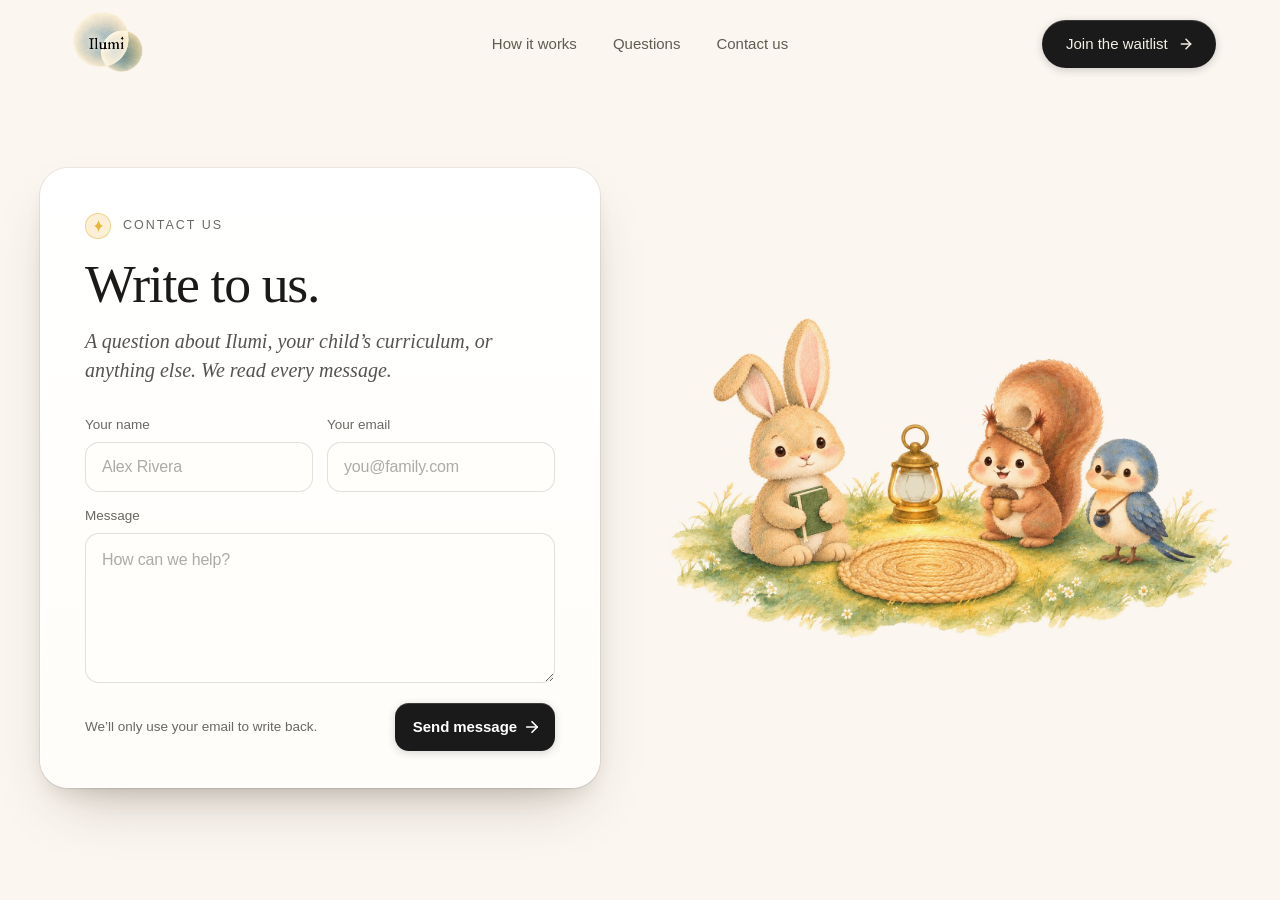
<file: contact.html>
<!DOCTYPE html>
<html lang="en">
<head>
  <meta charset="UTF-8">
  <meta name="viewport" content="width=device-width, initial-scale=1">
  <!-- What the page may load: its own files and Google Fonts, and the one
       outside address the contact form posts to (FormSubmit, in connect-src
       for the background post and form-action for the no-JS one). -->
  <meta http-equiv="Content-Security-Policy" content="default-src 'self'; script-src 'self'; style-src 'self' 'unsafe-inline' https://fonts.googleapis.com; font-src 'self' https://fonts.gstatic.com; img-src 'self' data:; media-src 'self'; connect-src 'self' https://formsubmit.co; form-action 'self' https://formsubmit.co; base-uri 'self'; object-src 'none'">
  <meta name="referrer" content="strict-origin-when-cross-origin">
  <title>Contact us | Ilumi</title>
  <meta name="description" content="Write to the people making Ilumi: a question, your child’s curriculum, or anything else.">
  <link rel="canonical" href="https://heyilumi.com/contact.html">
  <meta name="application-name" content="Ilumi">
  <meta property="og:title" content="Contact Ilumi">
  <meta property="og:description" content="Write to the people making Ilumi.">
  <meta property="og:url" content="https://heyilumi.com/contact.html">
  <meta property="og:type" content="website">
  <meta property="og:site_name" content="Ilumi">
  <meta property="og:locale" content="en_US">

  <link rel="preconnect" href="https://fonts.googleapis.com">
  <link rel="preconnect" href="https://fonts.gstatic.com" crossorigin>
  <link href="https://fonts.googleapis.com/css2?family=EB+Garamond:ital,wght@0,400;0,500;0,600;1,400;1,500;1,600&family=Geist:wght@400..700&family=Inter:wght@400;500;600&family=Newsreader:opsz,wght@6..72,400..500&display=swap" rel="stylesheet">
  <link rel="stylesheet" href="css/styles.css">
  <link rel="stylesheet" href="css/contact.css">
</head>
<body class="contact-page">

<!-- ===================== HEADER ===================== -->
<!-- The homepage's header, the same markup (as on the How it works page).
     "Contact us" is this page. -->
<header class="site-header" id="site-header">
  <div class="nav-row">
    <span class="nav-glass nav-surface" aria-hidden="true"></span>

    <div class="nav-logo">
      <a aria-label="Ilumi" class="logo-link" href="index.html"><img src="assets/ilumi-logo.png" alt="Ilumi" width="140" height="122"></a>
    </div>

    <nav class="nav-links" aria-label="Main">
      <a class="nav-link" href="how-it-works.html">How it works</a>
      <a class="nav-link" href="index.html#faq">Questions</a>
      <a class="nav-link" href="contact.html" aria-current="page" data-contact>Contact us</a>
    </nav>

    <div class="nav-actions">
      <a href="index.html#waitlist" class="btn-ink nav-cta">
        <span class="roll"><span class="roll-track"><span>Join the waitlist</span><span aria-hidden="true">Join the waitlist</span></span></span>
        <span class="roll-arrow" aria-hidden="true"><span class="roll-arrow-track"><svg width="16" height="16" viewBox="0 0 24 24" fill="none" stroke="currentColor" stroke-width="2.25" stroke-linecap="round" stroke-linejoin="round"><line x1="5" y1="12" x2="19" y2="12"></line><polyline points="12 5 19 12 12 19"></polyline></svg><svg width="16" height="16" viewBox="0 0 24 24" fill="none" stroke="currentColor" stroke-width="2.25" stroke-linecap="round" stroke-linejoin="round"><line x1="5" y1="12" x2="19" y2="12"></line><polyline points="12 5 19 12 12 19"></polyline></svg></span></span>
      </a>
      <button type="button" aria-label="Menu" aria-expanded="false" aria-controls="nav-drawer" class="glass-chip menu-btn">
        <svg class="menu-icon-open" width="20" height="20" viewBox="0 0 24 24" fill="none" stroke="currentColor" stroke-width="1.8" stroke-linecap="round" stroke-linejoin="round" aria-hidden="true"><line x1="3" y1="6" x2="21" y2="6"></line><line x1="3" y1="12" x2="21" y2="12"></line><line x1="3" y1="18" x2="21" y2="18"></line></svg>
        <svg class="menu-icon-close" width="20" height="20" viewBox="0 0 24 24" fill="none" stroke="currentColor" stroke-width="1.8" stroke-linecap="round" stroke-linejoin="round" aria-hidden="true"><line x1="5" y1="5" x2="19" y2="19"></line><line x1="19" y1="5" x2="5" y2="19"></line></svg>
      </button>
    </div>
  </div>

  <div class="vellum-field nav-drawer" id="nav-drawer">
    <div class="nav-drawer-inner">
      <nav class="nav-drawer-links" aria-label="Menu">
        <a href="how-it-works.html">How it works</a>
        <a href="index.html#faq">Questions</a>
        <a href="contact.html" aria-current="page" data-contact>Contact us</a>
      </nav>
      <div class="nav-drawer-cta">
        <a href="index.html#waitlist" class="btn-ink">Join the waitlist<svg width="15" height="15" viewBox="0 0 24 24" fill="none" stroke="currentColor" stroke-width="2.25" stroke-linecap="round" stroke-linejoin="round" aria-hidden="true"><line x1="5" y1="12" x2="19" y2="12"></line><polyline points="12 5 19 12 12 19"></polyline></svg></a>
      </div>
    </div>
  </div>
</header>

<main class="contact">
  <!-- One window: the card on the left, the picture on the right (under it on
     a phone). The form posts to its own action (FormSubmit) with fetch, in
     js/contact.js; it never says a message was sent unless FormSubmit said so.
     See README.md, "The Contact page". -->
  <section class="contact-inner" aria-labelledby="contact-title">
    <div class="contact-card">
      <p class="contact-eyebrow"><span class="contact-eyebrow-mark" aria-hidden="true"><svg viewBox="1958.1 -789.3 197.8 267.3" focusable="false"><path d="M2057.0 -789.3 Q2035.6 -677.0 1958.1 -655.6 Q2035.6 -634.3 2057.0 -522.0 Q2078.4 -634.3 2155.9 -655.6 Q2078.4 -677.0 2057.0 -789.3Z"/></svg></span>Contact us</p>
      <h1 class="contact-title" id="contact-title">Write to us.</h1>
      <p class="contact-lede">A question about Ilumi, your child’s curriculum, or anything else. We read every message.</p>

      <form class="contact-form" id="contact-form" method="post" action="https://formsubmit.co/matias.alanis@icloud.com">
        <input type="hidden" name="_subject" value="A message from heyilumi.com">
        <input type="hidden" name="_template" value="table">
        <!-- A trap for bots: hidden from people, and FormSubmit drops any
             message that fills it in. -->
        <div class="contact-trap" aria-hidden="true">
          <label for="contact-honey">Leave this empty</label>
          <input id="contact-honey" type="text" name="_honey" tabindex="-1" autocomplete="off">
        </div>

        <div class="contact-row">
          <label class="contact-field">
            <span class="contact-label">Your name</span>
            <input class="contact-input" name="name" type="text" autocomplete="name" placeholder="Alex Rivera">
          </label>
          <label class="contact-field">
            <span class="contact-label">Your email</span>
            <input class="contact-input" id="contact-email" name="email" type="email" required autocomplete="email" inputmode="email" autocapitalize="off" spellcheck="false" placeholder="you@family.com">
          </label>
        </div>
        <label class="contact-field">
          <span class="contact-label">Message</span>
          <textarea class="contact-input contact-message" id="contact-message" name="message" required rows="5" placeholder="How can we help?"></textarea>
        </label>

        <div class="contact-foot">
          <p class="contact-status" id="contact-status" role="status" aria-live="polite">We’ll only use your email to write back.</p>
          <button class="url-btn contact-go" type="submit"><span class="contact-go-label">Send message</span><svg width="18" height="18" viewBox="0 0 24 24" fill="none" stroke="#FFFFFF" stroke-width="2.25" stroke-linecap="round" stroke-linejoin="round" aria-hidden="true"><line x1="5" y1="12" x2="19" y2="12"></line><polyline points="12 5 19 12 12 19"></polyline></svg></button>
        </div>
      </form>

      <div class="contact-done" tabindex="-1" hidden>
        <span class="contact-done-mark" aria-hidden="true"><svg viewBox="1958.1 -789.3 197.8 267.3" focusable="false"><path d="M2057.0 -789.3 Q2035.6 -677.0 1958.1 -655.6 Q2035.6 -634.3 2057.0 -522.0 Q2078.4 -634.3 2155.9 -655.6 Q2078.4 -677.0 2057.0 -789.3Z"/></svg></span>
        <p><strong>Thank you. Your message is on its way.</strong> <span>We’ll write back to <b class="contact-done-email">you</b>.</span></p>
      </div>
    </div>

    <!-- Placeholder: the waitlist's painting until the contact illustration
       is made (assets/contact/). On white, laid on the paper by multiply. -->
    <figure class="contact-art">
      <img src="assets/waitlist/place.webp" width="1504" height="880" alt="The rabbit, the squirrel and the swallow sit on the grass round a small lantern." decoding="async" draggable="false">
    </figure>
  </section>
</main>

<script src="js/main.js"></script>
<script src="js/contact.js"></script>
</body>
</html>
</file>
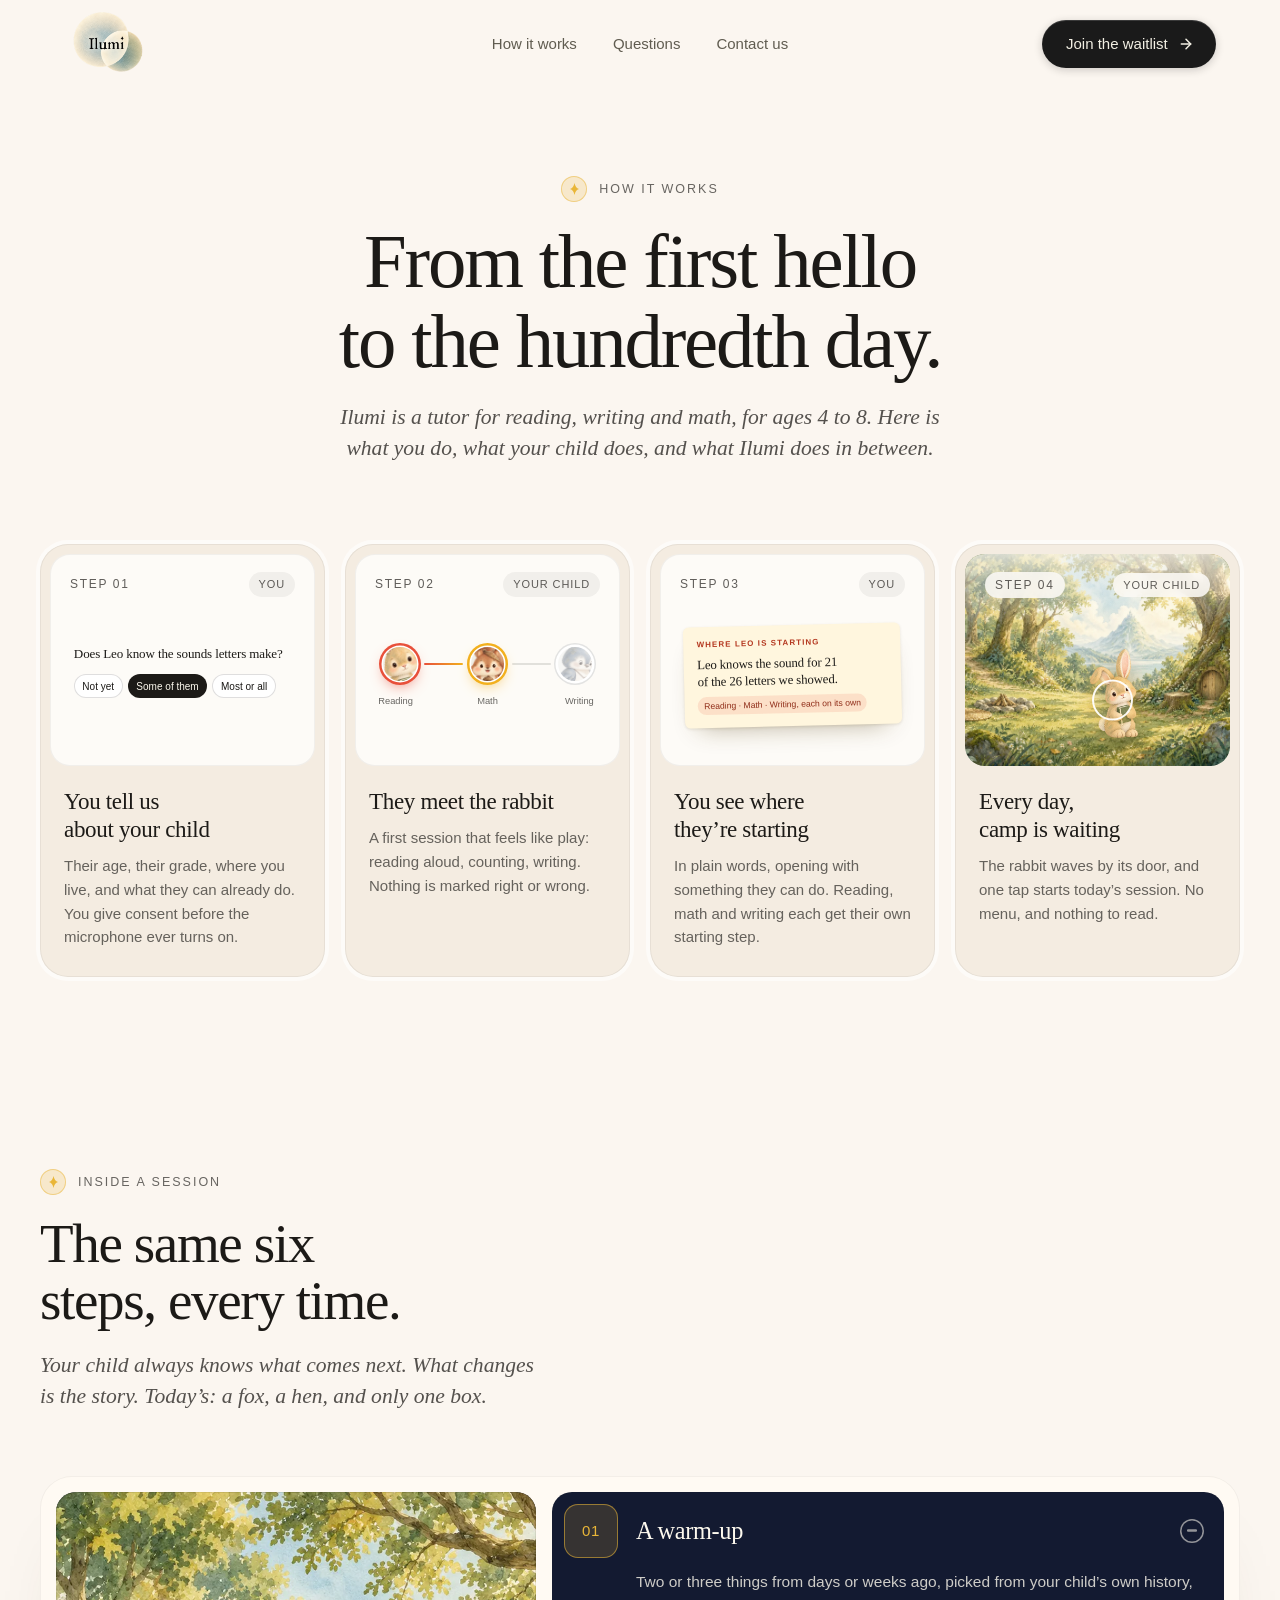
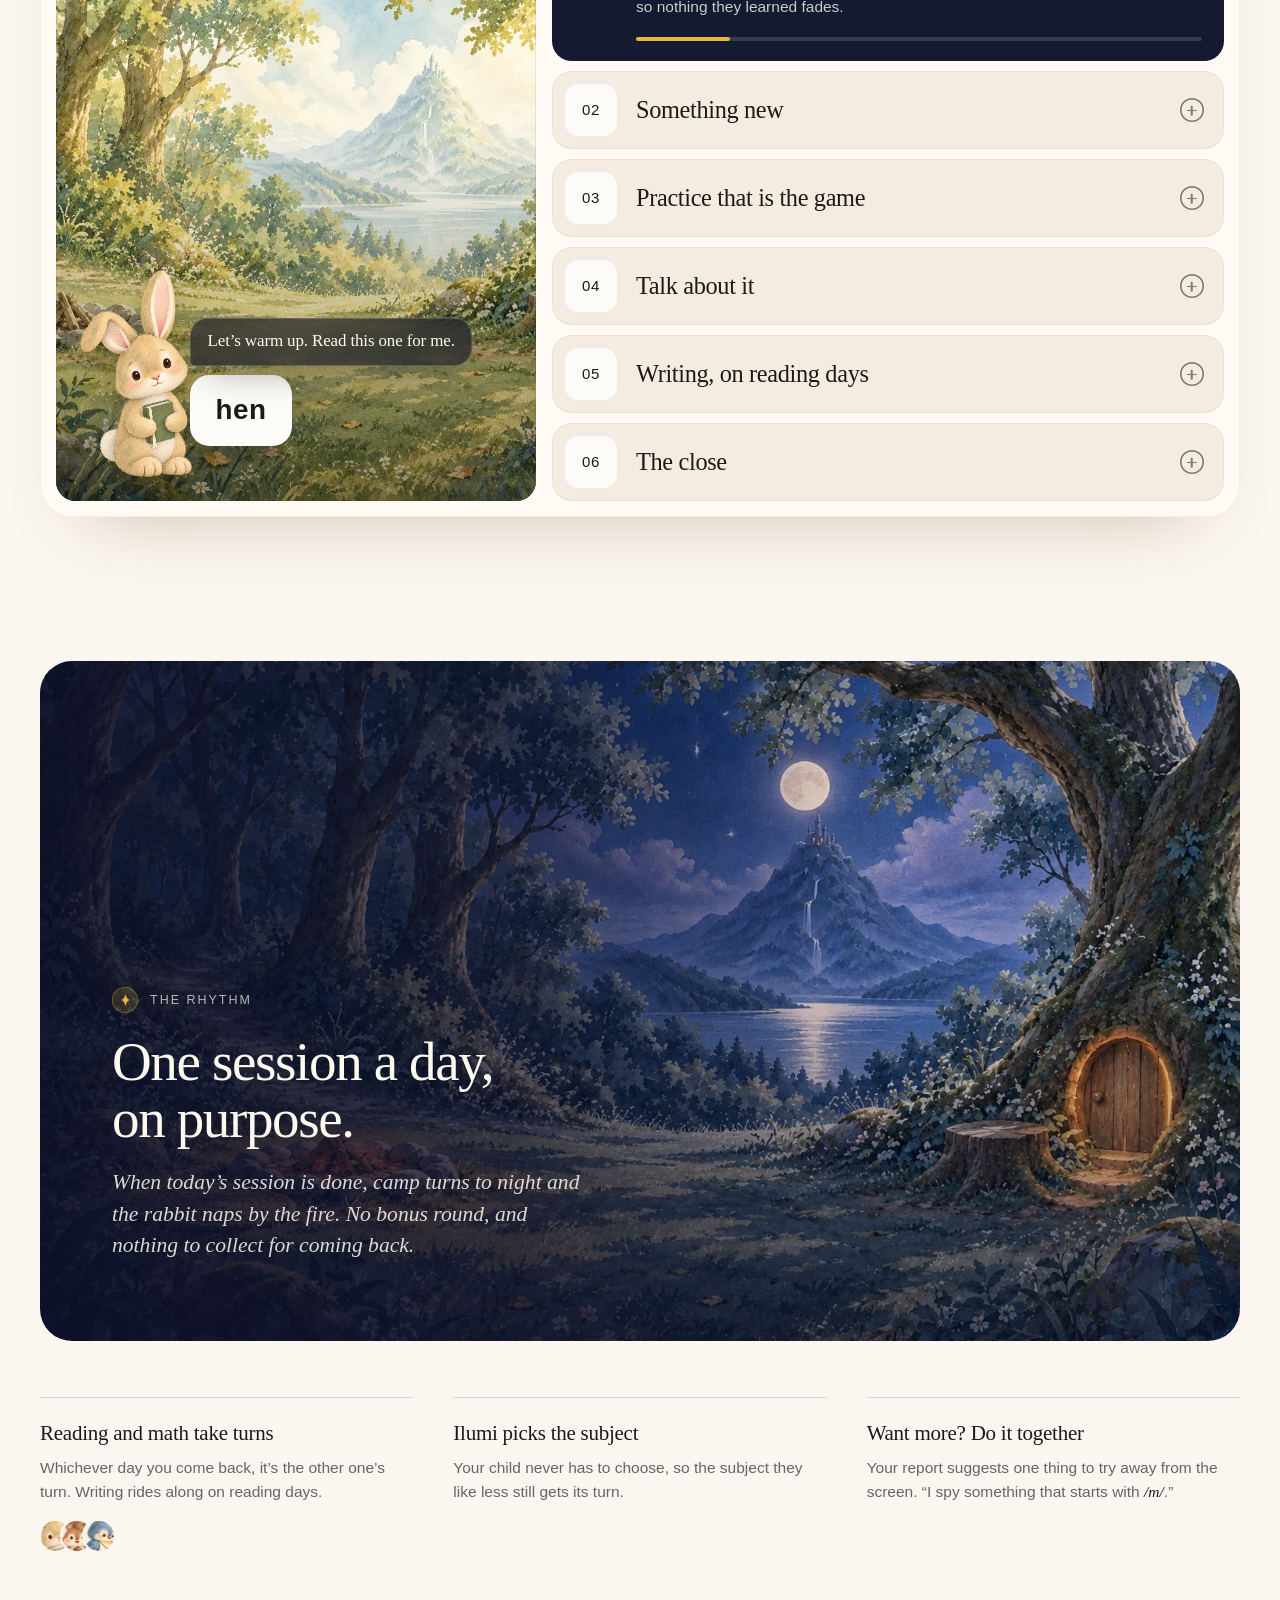
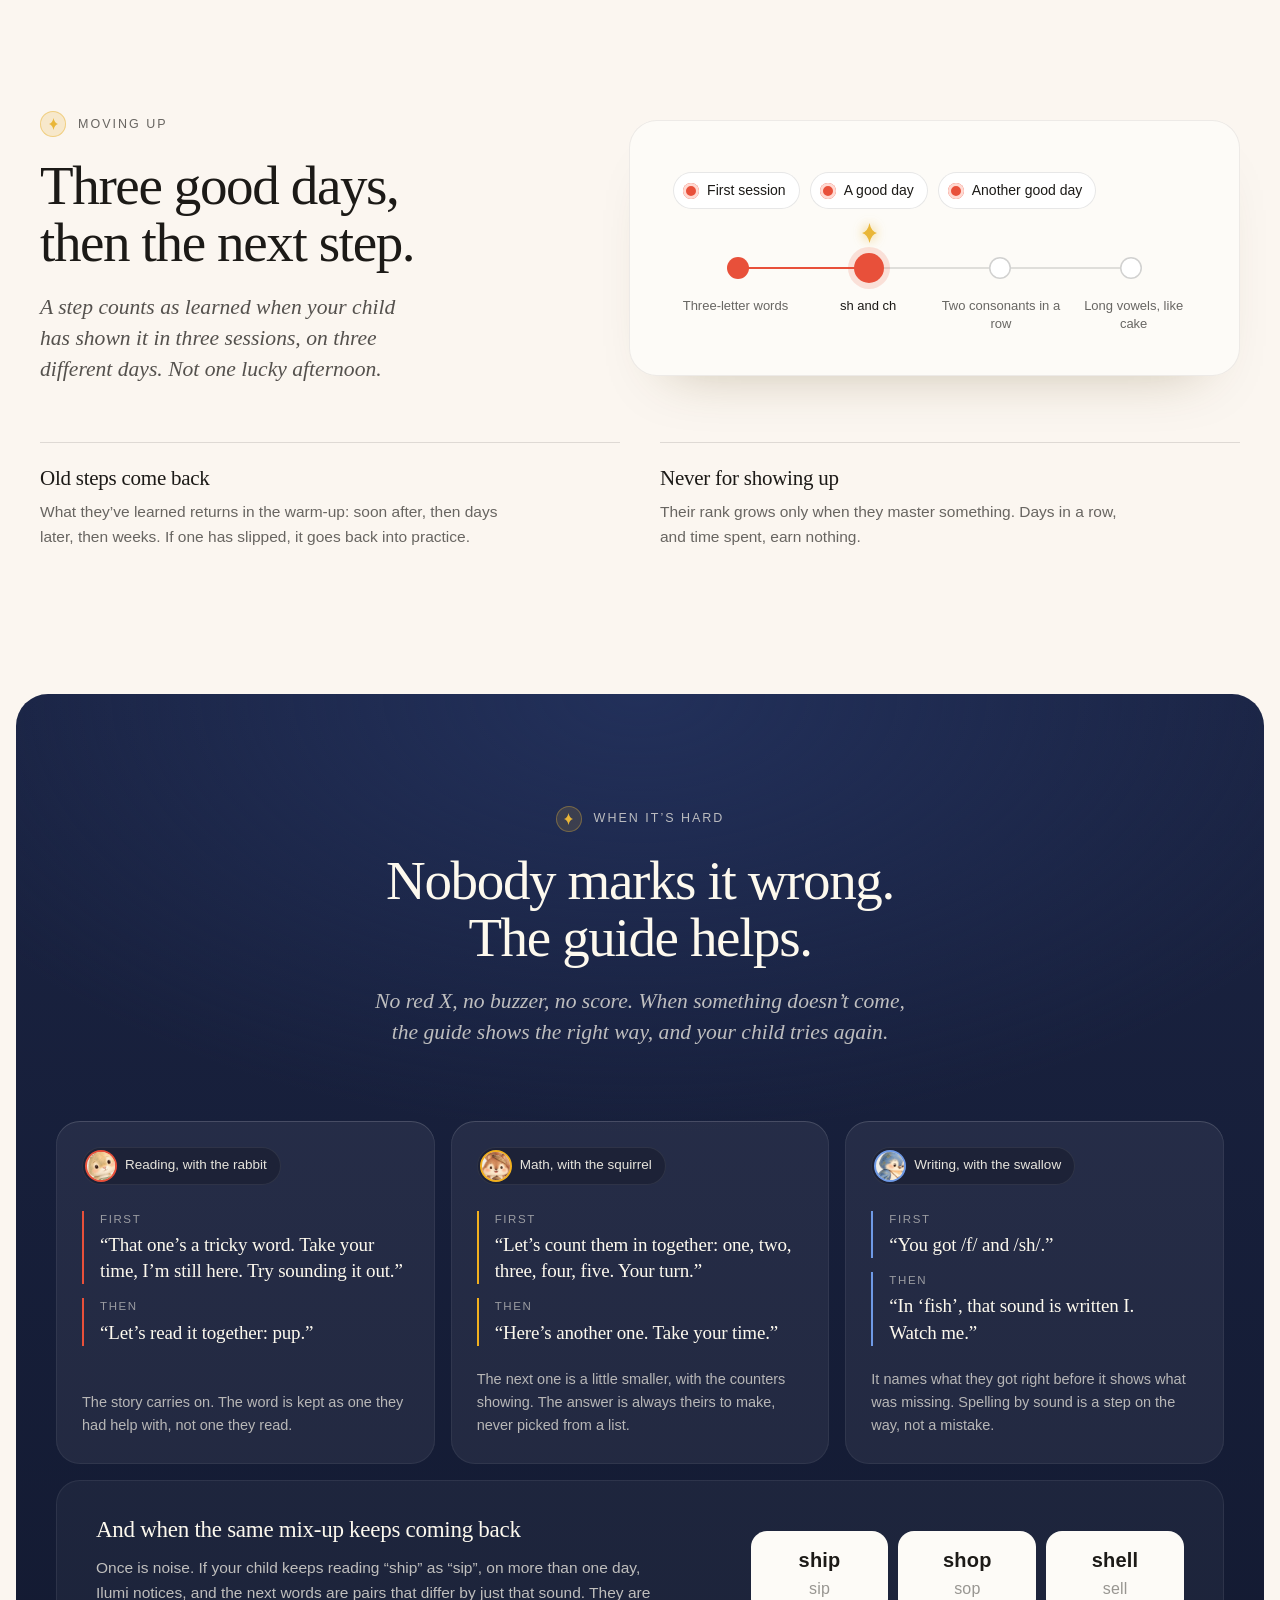
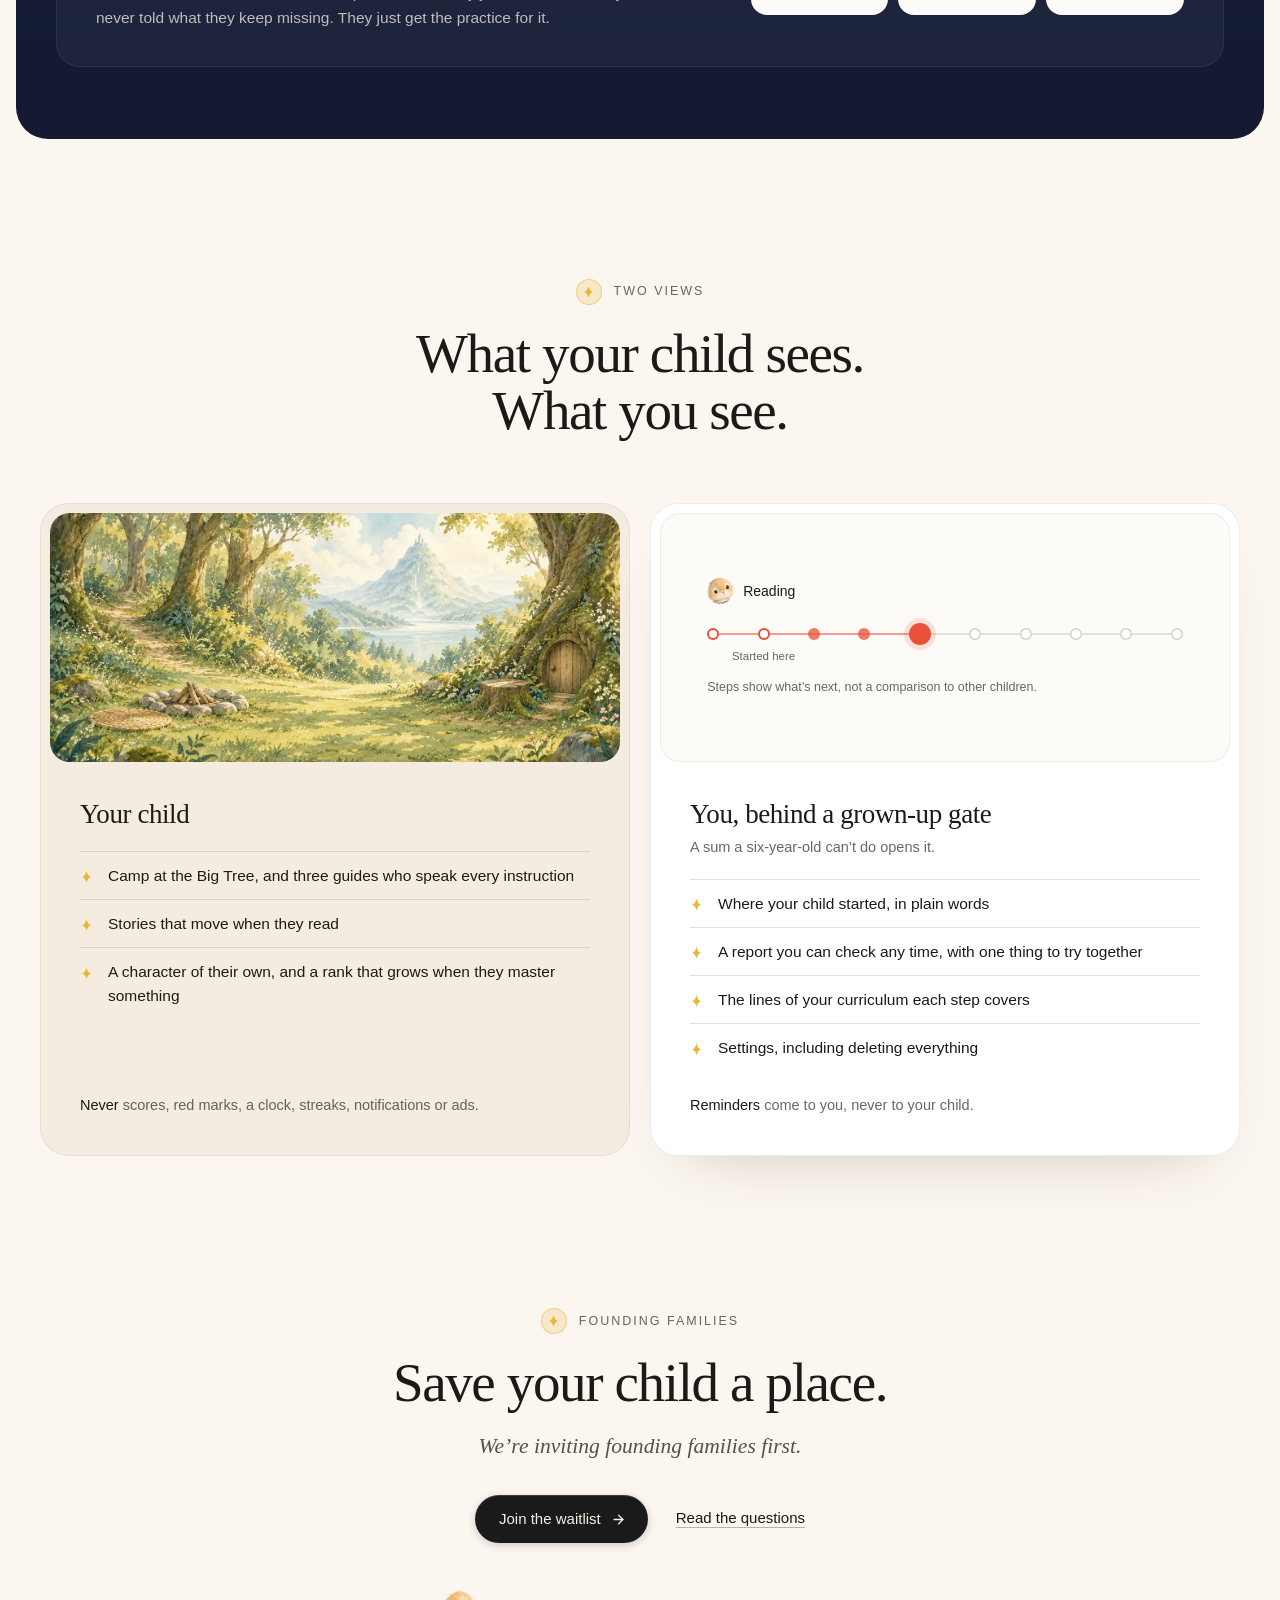
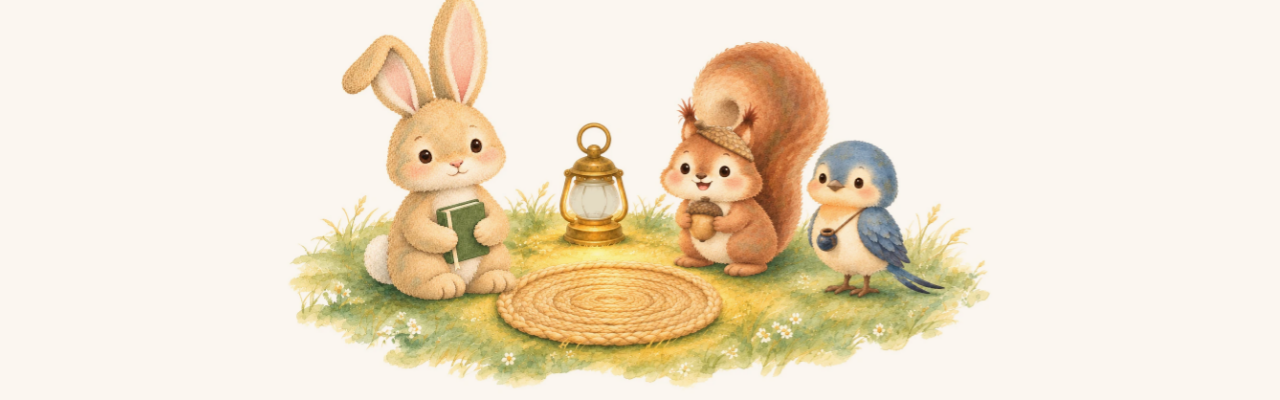
<file: how-it-works.html>
<!DOCTYPE html>
<html lang="en">
<head>
  <meta charset="UTF-8">
  <meta name="viewport" content="width=device-width, initial-scale=1">
  <!-- What the page may load: its own files and Google Fonts, nothing else.
       The waitlist form posts with fetch, so the address it posts to must be
       added to connect-src and form-action here when it is connected. -->
  <meta http-equiv="Content-Security-Policy" content="default-src 'self'; script-src 'self'; style-src 'self' 'unsafe-inline' https://fonts.googleapis.com; font-src 'self' https://fonts.gstatic.com; img-src 'self' data:; media-src 'self'; connect-src 'self'; form-action 'self'; base-uri 'self'; object-src 'none'">
  <meta name="referrer" content="strict-origin-when-cross-origin">
  <title>How Ilumi works | Ilumi</title>
  <meta name="description" content="What you do, what your child does, and what Ilumi does in between: the first session, a day in the app, how children move up, and what happens when they get stuck.">
  <link rel="canonical" href="https://heyilumi.com/how-it-works.html">
  <meta name="application-name" content="Ilumi">
  <meta property="og:title" content="How Ilumi works">
  <meta property="og:description" content="What you do, what your child does, and what Ilumi does in between.">
  <meta property="og:url" content="https://heyilumi.com/how-it-works.html">
  <meta property="og:type" content="website">
  <meta property="og:site_name" content="Ilumi">
  <meta property="og:locale" content="en_US">
  <meta name="twitter:card" content="summary_large_image">

  <link rel="preconnect" href="https://fonts.googleapis.com">
  <link rel="preconnect" href="https://fonts.gstatic.com" crossorigin>
  <link href="https://fonts.googleapis.com/css2?family=EB+Garamond:ital,wght@0,400;0,500;0,600;1,400;1,500;1,600&family=Geist:wght@400..700&family=Inter:wght@400;500;600&family=Newsreader:opsz,wght@6..72,400..500&display=swap" rel="stylesheet">
  <link rel="stylesheet" href="css/styles.css">
  <link rel="stylesheet" href="css/how.css">
</head>
<body class="how-page">
<!-- The spark over the i of the wordmark, drawn by every eyebrow on this page
     (the same path as #ilumi-wordmark-glyphs .wordmark-spark in index.html). -->
<svg width="0" height="0" style="position:absolute" aria-hidden="true" focusable="false"><defs><path id="how-spark" d="M2057.0 -789.3 Q2035.6 -677.0 1958.1 -655.6 Q2035.6 -634.3 2057.0 -522.0 Q2078.4 -634.3 2155.9 -655.6 Q2078.4 -677.0 2057.0 -789.3Z"/></defs></svg>

<!-- ===================== HEADER ===================== -->
<!-- The homepage's header, the same markup. Here there is no guides section to
     wait for, so initNav (js/main.js) turns it into the pill after 80px of
     scroll (NAV_SCROLL_AT). The page's links go back to the homepage's
     sections; "How it works" is this page. -->
<header class="site-header" id="site-header">
  <div class="nav-row">
    <span class="nav-glass nav-surface" aria-hidden="true"></span>

    <div class="nav-logo">
      <a aria-label="Ilumi" class="logo-link" href="index.html"><img src="assets/ilumi-logo.png" alt="Ilumi" width="140" height="122"></a>
    </div>

    <nav class="nav-links" aria-label="Main">
      <a class="nav-link" href="#start" aria-current="page">How it works</a>
      <a class="nav-link" href="index.html#faq">Questions</a>
      <a class="nav-link" href="contact.html" data-contact>Contact us</a>
    </nav>

    <div class="nav-actions">
      <a href="index.html#waitlist" class="btn-ink nav-cta">
        <span class="roll"><span class="roll-track"><span>Join the waitlist</span><span aria-hidden="true">Join the waitlist</span></span></span>
        <span class="roll-arrow" aria-hidden="true"><span class="roll-arrow-track"><svg width="16" height="16" viewBox="0 0 24 24" fill="none" stroke="currentColor" stroke-width="2.25" stroke-linecap="round" stroke-linejoin="round"><line x1="5" y1="12" x2="19" y2="12"></line><polyline points="12 5 19 12 12 19"></polyline></svg><svg width="16" height="16" viewBox="0 0 24 24" fill="none" stroke="currentColor" stroke-width="2.25" stroke-linecap="round" stroke-linejoin="round"><line x1="5" y1="12" x2="19" y2="12"></line><polyline points="12 5 19 12 12 19"></polyline></svg></span></span>
      </a>
      <button type="button" aria-label="Menu" aria-expanded="false" aria-controls="nav-drawer" class="glass-chip menu-btn">
        <svg class="menu-icon-open" width="20" height="20" viewBox="0 0 24 24" fill="none" stroke="currentColor" stroke-width="1.8" stroke-linecap="round" stroke-linejoin="round" aria-hidden="true"><line x1="3" y1="6" x2="21" y2="6"></line><line x1="3" y1="12" x2="21" y2="12"></line><line x1="3" y1="18" x2="21" y2="18"></line></svg>
        <svg class="menu-icon-close" width="20" height="20" viewBox="0 0 24 24" fill="none" stroke="currentColor" stroke-width="1.8" stroke-linecap="round" stroke-linejoin="round" aria-hidden="true"><line x1="5" y1="5" x2="19" y2="19"></line><line x1="19" y1="5" x2="5" y2="19"></line></svg>
      </button>
    </div>
  </div>

  <div class="vellum-field nav-drawer" id="nav-drawer">
    <div class="nav-drawer-inner">
      <nav class="nav-drawer-links" aria-label="Menu">
        <a href="#start" aria-current="page">How it works</a>
        <a href="index.html#faq">Questions</a>
        <a href="contact.html" data-contact>Contact us</a>
      </nav>
      <div class="nav-drawer-cta">
        <a href="index.html#waitlist" class="btn-ink">Join the waitlist<svg width="15" height="15" viewBox="0 0 24 24" fill="none" stroke="currentColor" stroke-width="2.25" stroke-linecap="round" stroke-linejoin="round" aria-hidden="true"><line x1="5" y1="12" x2="19" y2="12"></line><polyline points="12 5 19 12 12 19"></polyline></svg></a>
      </div>
    </div>
  </div>
</header>

<main class="how">

  <!-- ===================== 1. THE FIRST DAY: FOUR STEPS ===================== -->
  <!-- The page's opening and the four steps from sign-up to the first day at
     camp, as cards (the fit follows the "How it works" cards of
     imagio.framer.website: a step label, a small piece of the app on a panel of
     its own, then a title and one line). Each card says who does the step. -->
  <section class="how-start" id="start" aria-labelledby="how-title">
    <div class="how-wrap">
      <header class="how-head how-head-center" data-reveal>
        <p class="how-eyebrow"><span class="how-eyebrow-mark" aria-hidden="true"><svg viewBox="1958.1 -789.3 197.8 267.3"><use href="#how-spark"/></svg></span>How it works</p>
        <h1 class="how-title how-title-xl" id="how-title"><span>From the first hello</span> <span>to the hundredth day.</span></h1>
        <p class="how-lede">Ilumi is a tutor for reading, writing and math, for ages 4 to 8. Here is what you do, what your child does, and what Ilumi does in between.</p>
      </header>

      <ol class="how-steps">
        <li class="how-step" data-reveal style="--d: 0">
          <div class="how-step-stage">
            <p class="how-step-label"><span>Step 01</span><span class="how-step-who">You</span></p>
            <div class="how-mock how-mock-ask" aria-hidden="true">
              <p class="how-mock-q">Does Leo know the sounds letters make?</p>
              <div class="how-mock-pills">
                <span>Not yet</span><span class="is-on">Some of them</span><span>Most or all</span>
              </div>
            </div>
          </div>
          <h2 class="how-step-title">You tell us about your child</h2>
          <p class="how-step-body">Their age, their grade, where you live, and what they can already do. You give consent before the microphone ever turns on.</p>
        </li>

        <li class="how-step" data-reveal style="--d: 0.08">
          <div class="how-step-stage">
            <p class="how-step-label"><span>Step 02</span><span class="how-step-who">Your child</span></p>
            <div class="how-mock how-mock-path" aria-hidden="true">
              <div class="how-stops">
                <span class="how-stop is-lit" style="--accent: #e8503a"><img src="assets/guides/avatar-rabbit.webp" alt="" width="144" height="144"></span>
                <span class="how-stop-line is-lit"></span>
                <span class="how-stop is-lit" style="--accent: #f2b01e"><img src="assets/guides/avatar-squirrel.webp" alt="" width="144" height="144"></span>
                <span class="how-stop-line"></span>
                <span class="how-stop" style="--accent: #2f6fd0"><img src="assets/guides/avatar-swallow.webp" alt="" width="144" height="144"></span>
              </div>
              <div class="how-stop-names"><span>Reading</span><span>Math</span><span>Writing</span></div>
            </div>
          </div>
          <h2 class="how-step-title">They meet the rabbit</h2>
          <p class="how-step-body">A first session that feels like play: reading aloud, counting, writing. Nothing is marked right or wrong.</p>
        </li>

        <li class="how-step" data-reveal style="--d: 0.16">
          <div class="how-step-stage">
            <p class="how-step-label"><span>Step 03</span><span class="how-step-who">You</span></p>
            <div class="how-mock how-mock-slip" aria-hidden="true">
              <div class="how-slip">
                <p class="how-slip-label">Where Leo is starting</p>
                <p class="how-slip-says">Leo knows the sound for 21 of the 26 letters we showed.</p>
                <p class="how-slip-chip">Reading · Math · Writing, each on its own</p>
              </div>
            </div>
          </div>
          <h2 class="how-step-title">You see where they’re starting</h2>
          <p class="how-step-body">In plain words, opening with something they can do. Reading, math and writing each get their own starting step.</p>
        </li>

        <li class="how-step" data-reveal style="--d: 0.24">
          <div class="how-step-stage how-step-stage-camp">
            <img class="how-camp" src="assets/how/camp-day.webp" alt="" width="1400" height="933" loading="lazy">
            <img class="how-camp-rabbit" src="assets/guides/rabbit.webp" alt="" width="345" height="640" loading="lazy">
            <span class="how-tap" aria-hidden="true"></span>
            <p class="how-step-label"><span>Step 04</span><span class="how-step-who">Your child</span></p>
          </div>
          <h2 class="how-step-title">Every day, camp is waiting</h2>
          <p class="how-step-body">The rabbit waves by its door, and one tap starts today’s session. No menu, and nothing to read.</p>
        </li>
      </ol>
    </div>
  </section>

  <!-- ===================== 2. INSIDE A SESSION ===================== -->
  <!-- The shape every session has, in six numbered rows (the fit follows the
     numbered feature list of imagio.framer.website/features: a picture on the
     left, the rows on the right, one open at a time). Opening a row changes
     the picture (initSession in js/how.js); nothing advances by itself. Every
     guide line on the pictures is the app's own (README, "The How it works
     page"). The markup is the finished still: row 01 open, its picture showing. -->
  <section class="how-session" id="session" aria-labelledby="session-title">
    <div class="how-wrap">
      <header class="how-head" data-reveal>
        <p class="how-eyebrow"><span class="how-eyebrow-mark" aria-hidden="true"><svg viewBox="1958.1 -789.3 197.8 267.3"><use href="#how-spark"/></svg></span>Inside a session</p>
        <h2 class="how-title" id="session-title">The same six steps, every time.</h2>
        <p class="how-lede">Your child always knows what comes next. What changes is the story. Today’s: a fox, a hen, and only one box.</p>
      </header>

      <div class="how-session-grid">
        <div class="how-pictures" aria-hidden="true" data-reveal>
          <!-- 01 Warm-up: camp by day, the rabbit's warm-up line and a word. -->
          <figure class="how-picture is-on" data-step="1" style="--scene: url(../assets/how/camp-day.webp)">
            <img class="how-picture-guide" src="assets/guides/rabbit.webp" alt="" width="345" height="640" loading="lazy">
            <figcaption class="how-picture-says">
              <span class="how-bubble">Let’s warm up. Read this one for me.</span>
              <span class="how-word">hen</span>
            </figcaption>
          </figure>
          <!-- 02 Something new: the glade, the rabbit's teach line for blending (the app's band 3 teach, with today's word in it). -->
          <figure class="how-picture" data-step="2" style="--scene: url(../assets/guides/scene-glade.webp)">
            <img class="how-picture-guide" src="assets/guides/rabbit.webp" alt="" width="345" height="640" loading="lazy">
            <figcaption class="how-picture-says">
              <span class="how-bubble">Say each sound, then push them together. F, o, x. Fox!</span>
              <span class="how-tiles how-tiles-read"><span>f</span><span>o</span><span>x</span></span>
            </figcaption>
          </figure>
          <!-- 03 Practice: the wood path, the child's line from the app's band 3 story, read word by word. -->
          <figure class="how-picture" data-step="3" style="--scene: url(../assets/guides/scene-woodpath.webp)">
            <img class="how-picture-guide" src="assets/guides/rabbit.webp" alt="" width="345" height="640" loading="lazy">
            <figcaption class="how-picture-says">
              <span class="how-bubble">A fox and a hen, and only one box. Read on.</span>
              <span class="how-line"><span class="is-read">A</span> <span class="is-read">fox</span> <span class="is-read">sat</span> <span class="is-next">in</span> <span>a</span> <span>box.</span></span>
            </figcaption>
          </figure>
          <!-- 04 Talk about it: the story beat and the one question, from the app's prompt bank. -->
          <figure class="how-picture" data-step="4" style="--scene: url(../assets/guides/scene-woodpath.webp)">
            <img class="how-picture-guide" src="assets/guides/rabbit.webp" alt="" width="345" height="640" loading="lazy">
            <figcaption class="how-picture-says">
              <span class="how-bubble">What do you think the fox and the hen will do now?</span>
              <span class="how-tag">Never scored</span>
            </figcaption>
          </figure>
          <!-- 05 Writing: the stream, the swallow's coda line and letter tiles. -->
          <figure class="how-picture" data-step="5" style="--scene: url(../assets/guides/scene-stream.webp)">
            <img class="how-picture-guide" src="assets/guides/swallow.webp" alt="" width="488" height="640" loading="lazy">
            <figcaption class="how-picture-says">
              <span class="how-bubble">Before we go, let’s write some of what we just read.</span>
              <span class="how-tiles"><span>b</span><span>o</span><span>x</span></span>
            </figcaption>
          </figure>
          <!-- 06 The close: camp at night, the rank ring. -->
          <figure class="how-picture" data-step="6" style="--scene: url(../assets/guides/scene-camp-night.webp)">
            <figcaption class="how-picture-says how-picture-close">
              <span class="how-rank"><svg viewBox="0 0 48 48"><circle class="how-rank-track" cx="24" cy="24" r="21"/><circle class="how-rank-fill" cx="24" cy="24" r="21" pathLength="1"/></svg><span>7</span></span>
              <span class="how-bubble">That was good reading. Come back tomorrow and we’ll keep going.</span>
            </figcaption>
          </figure>
        </div>

        <ol class="how-rows">
          <li class="how-row is-open" data-step="1">
            <h3><button type="button" class="how-row-btn" aria-expanded="true" aria-controls="row-1"><span class="how-num">01</span><span class="how-row-title">A warm-up</span><span class="how-row-mark" aria-hidden="true"></span></button></h3>
            <div class="how-row-body" id="row-1">
              <div><p>Two or three things from days or weeks ago, picked from your child’s own history, so nothing they learned fades.</p><span class="how-row-bar" aria-hidden="true"></span></div>
            </div>
          </li>
          <li class="how-row" data-step="2">
            <h3><button type="button" class="how-row-btn" aria-expanded="false" aria-controls="row-2"><span class="how-num">02</span><span class="how-row-title">Something new</span><span class="how-row-mark" aria-hidden="true"></span></button></h3>
            <div class="how-row-body" id="row-2">
              <div><p>One new idea, shown and said aloud by the guide. Only one, so there is room to practise it.</p><span class="how-row-bar" aria-hidden="true"></span></div>
            </div>
          </li>
          <li class="how-row" data-step="3">
            <h3><button type="button" class="how-row-btn" aria-expanded="false" aria-controls="row-3"><span class="how-num">03</span><span class="how-row-title">Practice that is the game</span><span class="how-row-mark" aria-hidden="true"></span></button></h3>
            <div class="how-row-body" id="row-3">
              <div><p>The story moves only while your child reads it aloud, a word at a time. On math days, they slide in exactly the right number of acorns.</p><span class="how-row-bar" aria-hidden="true"></span></div>
            </div>
          </li>
          <li class="how-row" data-step="4">
            <h3><button type="button" class="how-row-btn" aria-expanded="false" aria-controls="row-4"><span class="how-num">04</span><span class="how-row-title">Talk about it</span><span class="how-row-mark" aria-hidden="true"></span></button></h3>
            <div class="how-row-body" id="row-4">
              <div><p>The guide asks one question about the story, and listens. It isn’t a quiz, and the answer is never scored.</p><span class="how-row-bar" aria-hidden="true"></span></div>
            </div>
          </li>
          <li class="how-row" data-step="5">
            <h3><button type="button" class="how-row-btn" aria-expanded="false" aria-controls="row-5"><span class="how-num">05</span><span class="how-row-title">Writing, on reading days</span><span class="how-row-mark" aria-hidden="true"></span></button></h3>
            <div class="how-row-body" id="row-5">
              <div><p>The swallow asks for words from the story they just read. A word is easiest to spell right after reading it.</p><span class="how-row-bar" aria-hidden="true"></span></div>
            </div>
          </li>
          <li class="how-row" data-step="6">
            <h3><button type="button" class="how-row-btn" aria-expanded="false" aria-controls="row-6"><span class="how-num">06</span><span class="how-row-title">The close</span><span class="how-row-mark" aria-hidden="true"></span></button></h3>
            <div class="how-row-body" id="row-6">
              <div><p>Camp turns to night. If your child mastered something, their rank moves. If not, tomorrow picks up where today left off.</p><span class="how-row-bar" aria-hidden="true"></span></div>
            </div>
          </li>
        </ol>
      </div>
    </div>
  </section>

  <!-- ===================== 3. ONE A DAY, ON PURPOSE ===================== -->
  <!-- Camp at night, the app's home once today's session is done. Says the
     app's daily rhythm as a choice, with the reason (the three-day rule in the
     next section). No minutes anywhere: the founder, 2026-11-20. -->
  <section class="how-day" id="rhythm" aria-labelledby="day-title">
    <div class="how-wrap">
      <div class="how-night" data-reveal>
        <div class="how-night-copy">
          <p class="how-eyebrow how-eyebrow-night"><span class="how-eyebrow-mark" aria-hidden="true"><svg viewBox="1958.1 -789.3 197.8 267.3"><use href="#how-spark"/></svg></span>The rhythm</p>
          <h2 class="how-title" id="day-title"><span>One session a day,</span> <span>on purpose.</span></h2>
          <p class="how-lede">When today’s session is done, camp turns to night and the rabbit naps by the fire. No bonus round, and nothing to collect for coming back.</p>
        </div>
      </div>

      <ul class="how-points how-points-3">
        <li data-reveal style="--d: 0">
          <h3>Reading and math take turns</h3>
          <p>Whichever day you come back, it’s the other one’s turn. Writing rides along on reading days.</p>
          <span class="how-faces" aria-hidden="true"><img src="assets/guides/avatar-rabbit.webp" alt="" width="144" height="144"><img src="assets/guides/avatar-squirrel.webp" alt="" width="144" height="144"><img src="assets/guides/avatar-swallow.webp" alt="" width="144" height="144"></span>
        </li>
        <li data-reveal style="--d: 0.08">
          <h3>Ilumi picks the subject</h3>
          <p>Your child never has to choose, so the subject they like less still gets its turn.</p>
        </li>
        <li data-reveal style="--d: 0.16">
          <h3>Want more? Do it together</h3>
          <p>Your report suggests one thing to try away from the screen. “I spy something that starts with <span class="how-sound">/m/</span>.”</p>
        </li>
      </ul>
    </div>
  </section>

  <!-- ===================== 4. MOVING UP ===================== -->
  <!-- The mastery rule and review, drawn as three good days filling a step on
     the homepage curriculum section's path. -->
  <section class="how-up" id="moving-up" aria-labelledby="up-title">
    <div class="how-wrap how-up-grid">
      <header class="how-head" data-reveal>
        <p class="how-eyebrow"><span class="how-eyebrow-mark" aria-hidden="true"><svg viewBox="1958.1 -789.3 197.8 267.3"><use href="#how-spark"/></svg></span>Moving up</p>
        <h2 class="how-title" id="up-title"><span>Three good days,</span> <span>then the next step.</span></h2>
        <p class="how-lede">A step counts as learned when your child has shown it in three sessions, on three different days. Not one lucky afternoon.</p>
      </header>

      <div class="how-climb" aria-hidden="true" data-reveal>
        <div class="how-climb-days">
          <span class="how-day-chip"><span class="how-day-dot"></span>First session</span>
          <span class="how-day-chip"><span class="how-day-dot"></span>A good day</span>
          <span class="how-day-chip"><span class="how-day-dot"></span>Another good day</span>
        </div>
        <div class="how-climb-path">
          <span class="how-climb-step is-done"></span>
          <span class="how-climb-step is-here"><svg class="how-climb-spark" viewBox="1958.1 -789.3 197.8 267.3"><use href="#how-spark"/></svg></span>
          <span class="how-climb-step"></span>
          <span class="how-climb-step"></span>
        </div>
        <div class="how-climb-names"><span>Three-letter words</span><span>sh and ch</span><span>Two consonants in a row</span><span>Long vowels, like cake</span></div>
      </div>

      <ul class="how-points how-points-2">
        <li data-reveal style="--d: 0">
          <h3>Old steps come back</h3>
          <p>What they’ve learned returns in the warm-up: soon after, then days later, then weeks. If one has slipped, it goes back into practice.</p>
        </li>
        <li data-reveal style="--d: 0.06">
          <h3>Never for showing up</h3>
          <p>Their rank grows only when they master something. Days in a row, and time spent, earn nothing.</p>
        </li>
      </ul>
    </div>
  </section>

  <!-- ===================== 5. WHEN THEY GET STUCK ===================== -->
  <!-- A panel of night, as the homepage's why section is. One card per guide,
     each with that guide's real lines in order, then the repeated mix-up. -->
  <section class="how-stuck" id="stuck" aria-labelledby="stuck-title">
    <div class="how-panel" data-reveal>
      <div class="how-panel-inner">
        <header class="how-head how-head-center">
          <p class="how-eyebrow how-eyebrow-night"><span class="how-eyebrow-mark" aria-hidden="true"><svg viewBox="1958.1 -789.3 197.8 267.3"><use href="#how-spark"/></svg></span>When it’s hard</p>
          <h2 class="how-title" id="stuck-title"><span>Nobody marks it wrong.</span> <span>The guide helps.</span></h2>
          <p class="how-lede">No red X, no buzzer, no score. When something doesn’t come, the guide shows the right way, and your child tries again.</p>
        </header>

        <ul class="how-helps">
          <li class="how-help" style="--accent: #e8503a">
            <p class="how-help-tag"><img src="assets/guides/avatar-rabbit.webp" alt="" width="144" height="144">Reading, with the rabbit</p>
            <ol class="how-help-lines">
              <li><span class="how-help-when">First</span><span class="how-help-says">“That one’s a tricky word. Take your time, I’m still here. Try sounding it out.”</span></li>
              <li><span class="how-help-when">Then</span><span class="how-help-says">“Let’s read it together: pup.”</span></li>
            </ol>
            <p class="how-help-note">The story carries on. The word is kept as one they had help with, not one they read.</p>
          </li>
          <li class="how-help" style="--accent: #f2b01e">
            <p class="how-help-tag"><img src="assets/guides/avatar-squirrel.webp" alt="" width="144" height="144">Math, with the squirrel</p>
            <ol class="how-help-lines">
              <li><span class="how-help-when">First</span><span class="how-help-says">“Let’s count them in together: one, two, three, four, five. Your turn.”</span></li>
              <li><span class="how-help-when">Then</span><span class="how-help-says">“Here’s another one. Take your time.”</span></li>
            </ol>
            <p class="how-help-note">The next one is a little smaller, with the counters showing. The answer is always theirs to make, never picked from a list.</p>
          </li>
          <li class="how-help" style="--accent: #6f9ae6">
            <p class="how-help-tag"><img src="assets/guides/avatar-swallow.webp" alt="" width="144" height="144">Writing, with the swallow</p>
            <ol class="how-help-lines">
              <li><span class="how-help-when">First</span><span class="how-help-says">“You got /f/ and /sh/.”</span></li>
              <li><span class="how-help-when">Then</span><span class="how-help-says">“In ‘fish’, that sound is written I. Watch me.”</span></li>
            </ol>
            <p class="how-help-note">It names what they got right before it shows what was missing. Spelling by sound is a step on the way, not a mistake.</p>
          </li>
        </ul>

        <div class="how-pattern">
          <div class="how-pattern-copy">
            <h3>And when the same mix-up keeps coming back</h3>
            <p>Once is noise. If your child keeps reading “ship” as “sip”, on more than one day, Ilumi notices, and the next words are pairs that differ by just that sound. They are never told what they keep missing. They just get the practice for it.</p>
          </div>
          <ul class="how-pairs" aria-label="Example pairs">
            <li><span>ship</span><span>sip</span></li>
            <li><span>shop</span><span>sop</span></li>
            <li><span>shell</span><span>sell</span></li>
          </ul>
        </div>
      </div>
    </div>
  </section>

  <!-- ===================== 6. WHO SEES WHAT ===================== -->
  <section class="how-views" id="views" aria-labelledby="views-title">
    <div class="how-wrap">
      <header class="how-head how-head-center" data-reveal>
        <p class="how-eyebrow"><span class="how-eyebrow-mark" aria-hidden="true"><svg viewBox="1958.1 -789.3 197.8 267.3"><use href="#how-spark"/></svg></span>Two views</p>
        <h2 class="how-title" id="views-title"><span>What your child sees.</span> <span>What you see.</span></h2>
      </header>

      <div class="how-view-grid">
        <article class="how-view how-view-child" data-reveal style="--d: 0">
          <div class="how-view-art"><img src="assets/how/camp-day.webp" alt="" width="1400" height="933" loading="lazy"></div>
          <div class="how-view-text">
            <h3>Your child</h3>
            <ul class="how-list">
              <li>Camp at the Big Tree, and three guides who speak every instruction</li>
              <li>Stories that move when they read</li>
              <li>A character of their own, and a rank that grows when they master something</li>
            </ul>
            <p class="how-never"><span>Never</span> scores, red marks, a clock, streaks, notifications or ads.</p>
          </div>
        </article>

        <article class="how-view how-view-you" data-reveal style="--d: 0.1">
          <!-- Parent mode's Progress tab, drawn small: rings are steps the first
               session credited, filled dots steps earned in lessons, the large
               one where the child is now (docs/design/PARENT_PROGRESS_UI.md). -->
          <div class="how-view-art how-progress" aria-hidden="true">
            <p class="how-progress-label"><img src="assets/guides/avatar-rabbit.webp" alt="" width="144" height="144">Reading</p>
            <div class="how-progress-path">
              <span class="is-placed"></span><span class="is-placed is-start"><em>Started here</em></span><span class="is-done"></span><span class="is-done"></span><span class="is-now"></span><span></span><span></span><span></span><span></span><span></span>
            </div>
            <p class="how-progress-foot">Steps show what’s next, not a comparison to other children.</p>
          </div>
          <div class="how-view-text">
            <h3>You, behind a grown-up gate</h3>
            <p class="how-view-sub">A sum a six-year-old can’t do opens it.</p>
            <ul class="how-list">
              <li>Where your child started, in plain words</li>
              <li>A report you can check any time, with one thing to try together</li>
              <li>The lines of your curriculum each step covers</li>
              <li>Settings, including deleting everything</li>
            </ul>
            <p class="how-never"><span>Reminders</span> come to you, never to your child.</p>
          </div>
        </article>
      </div>
    </div>
  </section>

  <!-- ===================== 7. CLOSE ===================== -->
  <!-- The homepage's waitlist, pointed at rather than repeated: the form lives
     there (initWaitlist in js/main.js), and one list has one form. -->
  <section class="how-end" id="join" aria-labelledby="end-title">
    <div class="how-wrap how-head-center" data-reveal>
      <p class="how-eyebrow"><span class="how-eyebrow-mark" aria-hidden="true"><svg viewBox="1958.1 -789.3 197.8 267.3"><use href="#how-spark"/></svg></span>Founding families</p>
      <h2 class="how-title" id="end-title">Save your child a place.</h2>
      <p class="how-lede">We’re inviting founding families first.</p>
      <div class="how-end-actions">
        <a href="index.html#waitlist" class="btn-ink">Join the waitlist<svg width="15" height="15" viewBox="0 0 24 24" fill="none" stroke="currentColor" stroke-width="2.25" stroke-linecap="round" stroke-linejoin="round" aria-hidden="true"><line x1="5" y1="12" x2="19" y2="12"></line><polyline points="12 5 19 12 12 19"></polyline></svg></a>
        <a href="index.html#faq" class="how-link">Read the questions</a>
      </div>
    </div>
    <img class="how-end-art" src="assets/waitlist/place.webp" alt="" width="1504" height="880" loading="lazy">
  </section>
</main>

<script src="js/main.js"></script>
<script src="js/how.js"></script>
</body>
</html>
</file>
<file: css/contact.css>
/* ==========================================================================
   Ilumi — the Contact page (contact.html)
   Loaded after css/styles.css, whose header, tokens and ink button (.url-btn)
   it uses as they are. Everything here is scoped to .contact / .contact-*, so
   nothing on the other pages changes. The ground is the questions section's
   paper and the card is the waitlist's white paper card, grown into a form.
   The spec is in README.md, "The Contact page".
   ========================================================================== */

.contact-page {
  background: #fbf6f0; /* one sheet of the questions section's paper */
  background-image: none;
}

.contact {
  --c-text: "Geist", var(--font-sans);
  --c-paper: #fbf6f0;
  --c-ink: #1c1a17;
  --c-muted: rgb(28 26 23 / 0.66);
  --c-line: rgb(28 26 23 / 0.13);
  overflow-x: clip;
  background: var(--c-paper);
  color: var(--c-ink);
  font-family: var(--c-text);
}

/* One window tall, the card and the picture in the middle of it. The top is
   what the header's pill takes. */
.contact-inner {
  display: grid;
  align-items: center;
  gap: 40px;
  min-height: 100vh;
  min-height: 100svh;
  margin: 0 auto;
  max-width: 1312px;
  padding: 104px 20px 48px;
}
@media (min-width: 640px) { .contact-inner { padding: 112px 40px 56px; } }
@media (min-width: 960px) {
  .contact-inner { grid-template-columns: minmax(0, 560px) minmax(0, 1fr); gap: clamp(40px, 5vw, 88px); }
}

/* ---------- The card ---------- */
.contact-card, .contact-done {
  border: 1px solid #fff;
  background: linear-gradient(180deg, #fff 0%, #fffdf9 100%);
  box-shadow: 0 0 0 1px rgb(60 50 30 / 0.07), 0 1px 2px rgb(60 50 30 / 0.06), 0 10px 22px -10px rgb(60 50 30 / 0.16), 0 28px 60px -24px rgb(60 50 30 / 0.34);
}
.contact-card { position: relative; border-radius: 28px; padding: 32px 24px 24px; }
@media (min-width: 640px) { .contact-card { padding: 44px 44px 36px; } }

.contact-eyebrow { display: inline-flex; align-items: center; gap: 12px; margin-bottom: 18px; color: var(--c-muted); font-size: 12.5px; font-weight: 500; letter-spacing: 0.16em; text-transform: uppercase; }
.contact-eyebrow-mark, .contact-done-mark { display: grid; flex: none; place-items: center; width: 26px; height: 26px; border-radius: 50%; background: rgb(233 182 56 / 0.2); box-shadow: inset 0 0 0 1px rgb(233 182 56 / 0.5); }
.contact-eyebrow-mark svg, .contact-done-mark svg { width: 9px; height: 12px; fill: var(--color-gold); }
.contact-title { font-family: var(--font-serif); font-weight: 500; font-size: clamp(38px, 4.2vw, 56px); line-height: 1.04; letter-spacing: -0.025em; }
.contact-lede { margin-top: 14px; color: rgb(28 26 23 / 0.75); font-family: var(--font-serif); font-style: italic; font-size: 1.25rem; line-height: 1.45; text-wrap: pretty; }

/* ---------- The form ---------- */
.contact-form { display: grid; gap: 14px; margin-top: 30px; }
.contact-form[hidden] { display: none; }
.contact-row { display: grid; gap: 14px; }
@media (min-width: 520px) { .contact-row { grid-template-columns: 1fr 1fr; } }
.contact-field { display: grid; gap: 7px; }
.contact-label { color: var(--c-muted); font-size: 13.5px; font-weight: 500; }
.contact-input {
  width: 100%;
  height: 50px;
  padding: 0 16px;
  border: 1px solid var(--c-line);
  border-radius: 14px;
  background: #fffefb;
  color: var(--c-ink);
  font-family: inherit;
  font-size: 16px; /* 16px, so an iPhone does not zoom in on it */
  letter-spacing: -0.011em;
  outline: none;
  -webkit-appearance: none;
  appearance: none;
  transition: border-color 0.2s ease, box-shadow 0.2s ease;
}
.contact-message { height: auto; min-height: 136px; padding: 14px 16px; line-height: 1.5; resize: vertical; }
.contact-input::placeholder { color: rgb(28 26 23 / 0.36); }
.contact-input::selection { background: #e9b63840; }
.contact-input:focus { border-color: rgb(233 182 56 / 0.8); box-shadow: 0 0 0 4px rgb(233 182 56 / 0.2); }
.contact-input:-webkit-autofill { -webkit-text-fill-color: var(--c-ink); box-shadow: inset 0 0 0 100px #fffefb; }
.contact-field.is-error .contact-input { border-color: #c9543f; animation: url-shake 0.5s cubic-bezier(0.36, 0.07, 0.19, 0.97) both; }

.contact-trap { position: absolute; left: -9999px; width: 1px; height: 1px; overflow: hidden; }

.contact-foot { display: flex; flex-wrap: wrap; align-items: center; justify-content: space-between; gap: 14px 20px; margin-top: 6px; }
.contact-status { flex: 1 1 200px; color: var(--c-muted); font-size: 13.5px; line-height: 1.45; }
.contact-status.is-alert { color: #a8432f; }
.contact-go:focus-visible { box-shadow: 0 2px 8px rgba(26, 26, 26, 0.18), 0 0 0 4px rgba(233, 182, 56, 0.45); }
.contact-go[disabled] { transform: none; filter: none; opacity: 0.72; cursor: default; }
@media (max-width: 519px) { .contact-go { width: 100%; } }

/* ---------- Sent ---------- */
.contact-done { display: flex; align-items: flex-start; gap: 14px; margin-top: 30px; padding: 20px 22px; border-radius: 20px; outline: none; }
.contact-done[hidden] { display: none; }
.contact-done p { font-size: 15.5px; line-height: 1.5; }
.contact-done strong { display: block; font-weight: 600; }
.contact-done span { color: var(--c-muted); }
.contact-done b { color: var(--c-ink); font-weight: 500; }

/* ---------- The picture ----------
   On white, laid on the paper by multiply (as the waitlist's is), so nothing
   between it and .contact may make a stacking context: no transform, opacity,
   filter or z-index on .contact-art or its image. */
.contact-art { margin: 0; justify-self: center; width: 100%; max-width: 720px; }
.contact-art img { display: block; width: 100%; height: auto; mix-blend-mode: multiply; user-select: none; -webkit-user-drag: none; }
@media (max-width: 959px) { .contact-art { max-width: 560px; } }
</file>
<file: css/how.css>
/* ==========================================================================
   Ilumi — the How it works page (how-it-works.html)
   Loaded after css/styles.css, whose header, buttons and tokens it uses as
   they are. Everything here is scoped to .how / .how-*, so nothing on the
   homepage changes. The grounds, faces and inks are the homepage's own: the
   questions section's paper, the why section's night, EB Garamond for
   headings, Newsreader for anything said, Geist for the rest. The spec and
   what each line may claim are in README.md, "The How it works page".
   ========================================================================== */

.how-page {
  background: #fbf6f0; /* the page is one sheet of the questions section's paper */
  background-image: none;
}
.how {
  --h-text: "Geist", var(--font-sans);
  --h-display: "Newsreader", var(--font-serif);
  --h-paper: #fbf6f0;
  --h-card: #f4ece1;      /* a shade under the paper: the outside of a step card */
  --h-canvas: #fdfbf7;    /* the app's canvas: the inside of a step card */
  --h-ink: #1c1a17;
  --h-muted: rgb(28 26 23 / 0.66);
  --h-line: rgb(28 26 23 / 0.13);
  --h-night: #131a31;
  --h-cream: #fdf9ee;
  --h-ease: cubic-bezier(0.22, 1, 0.36, 1);
  --coral: #e8503a;
  --blue: #2f6fd0;
  --amber: #f2b01e;
  overflow-x: clip;
  background: var(--h-paper);
  color: var(--h-ink);
  font-family: var(--h-text);
}
.how section { position: relative; }
.how-wrap { margin: 0 auto; max-width: 1312px; padding: 0 20px; }
@media (min-width: 640px) { .how-wrap { padding: 0 40px; } }

/* ---------- Shared: eyebrow, heading, lede (the homepage's own) ---------- */
.how-head { max-width: 640px; }
.how-head-center { margin: 0 auto; max-width: 820px; text-align: center; }
.how-eyebrow { display: inline-flex; align-items: center; gap: 12px; margin-bottom: 20px; color: var(--h-muted); font-size: 12.5px; font-weight: 500; letter-spacing: 0.16em; text-transform: uppercase; }
.how-eyebrow-mark { display: grid; flex: none; place-items: center; width: 26px; height: 26px; border-radius: 50%; background: rgb(233 182 56 / 0.2); box-shadow: inset 0 0 0 1px rgb(233 182 56 / 0.5); }
.how-eyebrow-mark svg { width: 9px; height: 12px; fill: var(--color-gold); }
.how-eyebrow-night { color: rgb(253 249 238 / 0.7); }
.how-eyebrow-night .how-eyebrow-mark { background: rgb(233 182 56 / 0.14); box-shadow: inset 0 0 0 1px rgb(233 182 56 / 0.34); }
.how-title {
  font-family: var(--font-serif);
  font-weight: 500;
  font-size: clamp(38px, 4.3vw, 64px);
  line-height: 1.04;
  letter-spacing: -0.025em;
  text-wrap: balance;
}
.how-title-xl { font-size: clamp(46px, 6vw, 88px); letter-spacing: -0.028em; }
.how-lede {
  margin-top: 20px;
  color: rgb(28 26 23 / 0.75);
  font-family: var(--font-serif);
  font-style: italic;
  font-size: 1.35rem;
  line-height: 1.45;
  text-wrap: balance;
}
.how-head-center .how-lede { margin-left: auto; margin-right: auto; max-width: 34em; }
@media (min-width: 760px) { .how-title > span { display: block; } }

/* The plain lines between hairlines, as in the homepage's why and grows
   sections: no frames, no icons, no hover, so nothing looks pressable. */
.how-points { display: grid; gap: 0 40px; margin-top: 56px; }
.how-points li { padding: 22px 0 24px; border-top: 1px solid var(--h-line); }
.how-points h3 { font-family: var(--h-display); font-size: 21px; line-height: 1.3; letter-spacing: -0.012em; }
.how-points p { max-width: 30em; margin-top: 8px; color: var(--h-muted); font-size: 15.5px; line-height: 1.6; text-wrap: pretty; }
@media (min-width: 760px) {
  .how-points-2 { grid-template-columns: repeat(2, minmax(0, 1fr)); }
  .how-points-3 { grid-template-columns: repeat(3, minmax(0, 1fr)); }
}
.how-sound { font-family: var(--h-display); font-style: italic; color: var(--h-ink); }
.how-faces { display: flex; margin-top: 16px; }
.how-faces img { width: 30px; height: 30px; border-radius: 50%; background: #f1eee6; box-shadow: 0 0 0 2px var(--h-paper); }
.how-faces img + img { margin-left: -8px; }

/* ==========================================================================
   1. The first day: the opening and four step cards
   ========================================================================== */
.how-start { padding: 148px 0 104px; }
@media (min-width: 1000px) { .how-start { padding: 176px 0 136px; } }

.how-steps { display: grid; gap: 20px; margin-top: 64px; counter-reset: none; }
@media (min-width: 700px) { .how-steps { grid-template-columns: repeat(2, minmax(0, 1fr)); } }
@media (min-width: 1200px) { .how-steps { grid-template-columns: repeat(4, minmax(0, 1fr)); margin-top: 80px; } }

/* A card is a panel inside a panel, as the reference's are: the outside a
   shade under the paper with a hairline, the inside the app's canvas. */
.how-step {
  display: flex;
  flex-direction: column;
  padding: 10px 10px 28px;
  border-radius: 28px;
  background: var(--h-card);
  box-shadow: inset 0 0 0 1px rgb(28 26 23 / 0.06), 0 0 0 4px rgb(255 255 255 / 0.55);
}
.how-step-stage {
  position: relative;
  display: grid;
  place-items: center;
  overflow: hidden;
  aspect-ratio: 5 / 4;
  border-radius: 20px;
  background: var(--h-canvas);
  box-shadow: inset 0 0 0 1px rgb(28 26 23 / 0.05);
  container-type: inline-size;
}
.how-step-label {
  position: absolute;
  top: 18px;
  left: 20px;
  right: 20px;
  z-index: 2;
  display: flex;
  justify-content: space-between;
  align-items: center;
  color: rgb(28 26 23 / 0.7);
  font-size: 12px;
  font-weight: 500;
  letter-spacing: 0.14em;
  text-transform: uppercase;
  font-variant-numeric: tabular-nums;
}
/* Who does the step: you, or your child. */
.how-step-who { padding: 4px 10px; border-radius: 999px; background: rgb(28 26 23 / 0.05); letter-spacing: 0.08em; font-size: 11px; }
.how-step-title { margin: 22px 14px 0; font-family: var(--h-display); font-size: 23px; line-height: 1.22; letter-spacing: -0.014em; text-wrap: balance; }
.how-step-body { margin: 10px 14px 0; color: var(--h-muted); font-size: 15px; line-height: 1.58; text-wrap: pretty; }

/* The small pieces of the app inside the cards. Sizes in em, from the card's width. */
.how-mock { width: 100%; padding: 13% 9% 4%; font-size: clamp(11px, 4.4cqi, 16px); }

/* Step 01: one of the three questions about what the child can do. */
.how-mock-ask { display: grid; gap: 1em; }
.how-mock-q { font-family: var(--h-display); font-size: 1.12em; line-height: 1.3; letter-spacing: -0.01em; text-wrap: balance; }
.how-mock-pills { display: flex; flex-wrap: wrap; gap: 0.45em; }
.how-mock-pills span { padding: 0.45em 0.85em; border-radius: 999px; background: #fff; box-shadow: inset 0 0 0 1px rgb(28 26 23 / 0.14); font-size: 0.86em; white-space: nowrap; }
.how-mock-pills .is-on { background: var(--h-ink); color: var(--h-cream); box-shadow: none; }

/* Step 02: the first session's three stops, the first two lit. */
.how-mock-path { display: grid; gap: 0.9em; justify-items: center; padding-top: 16%; }
.how-stops { display: flex; align-items: center; width: 100%; }
.how-stop { flex: none; display: grid; place-items: center; width: 3.6em; height: 3.6em; border-radius: 50%; background: #fff; box-shadow: inset 0 0 0 1.5px rgb(28 26 23 / 0.12); }
.how-stop img { width: 2.9em; height: 2.9em; border-radius: 50%; background: #f1eee6; opacity: 0.45; filter: grayscale(0.6); }
.how-stop.is-lit { box-shadow: inset 0 0 0 2.5px var(--accent), 0 6px 16px -8px var(--accent); }
.how-stop.is-lit img { opacity: 1; filter: none; }
.how-stop-line { flex: 1; height: 2px; margin: 0 0.3em; border-radius: 2px; background: rgb(28 26 23 / 0.12); }
.how-stop-line.is-lit { background: linear-gradient(90deg, var(--coral), var(--amber)); }
.how-stop-names { display: flex; justify-content: space-between; width: 100%; color: var(--h-muted); font-size: 0.8em; }
.how-stop-names span { width: 4.5em; text-align: center; }
.how-stop-names span:first-child { margin-left: -0.45em; }
.how-stop-names span:last-child { margin-right: -0.45em; }

/* Step 03: the results screen's first line, on the homepage's slip of paper. */
.how-mock-slip { padding-top: 16%; }
.how-slip {
  padding: 1.05em 1.15em 1.1em;
  border-radius: 0.5em;
  background: #fff6de;
  box-shadow: 0 14px 26px -16px rgb(80 60 10 / 0.45), 0 1px 3px rgb(80 60 10 / 0.12);
  transform: rotate(-1.4deg);
}
.how-slip-label { color: #b4371f; font-size: 0.68em; font-weight: 600; letter-spacing: 0.14em; text-transform: uppercase; }
.how-slip-says { margin-top: 0.45em; font-family: var(--h-display); font-size: 1.1em; line-height: 1.3; letter-spacing: -0.01em; text-wrap: balance; }
.how-slip-chip { display: inline-block; margin-top: 0.8em; padding: 0.3em 0.7em; border-radius: 999px; background: rgb(232 80 58 / 0.13); color: #8f2c18; font-size: 0.74em; }

/* Step 04: camp by day, the rabbit by its door, a tap on it. */
.how-step-stage-camp { background: #dfe6cf; }
.how-camp { position: absolute; inset: 0; width: 100%; height: 100%; object-fit: cover; object-position: 78% 60%; }
.how-step-stage-camp::after { content: ""; position: absolute; inset: 0 0 auto; height: 34%; background: linear-gradient(rgb(253 251 247 / 0.78), rgb(253 251 247 / 0)); pointer-events: none; }
.how-camp-rabbit { position: absolute; left: 47%; bottom: 13%; width: auto; height: 42%; filter: drop-shadow(0 8px 10px rgb(46 36 12 / 0.3)); }
.how-tap {
  position: absolute;
  left: calc(47% + 1.6cqi);
  bottom: 31%;
  width: 14cqi;
  height: 14cqi;
  border-radius: 50%;
  box-shadow: 0 0 0 2px rgb(255 255 255 / 0.95), 0 0 18px 4px rgb(233 182 56 / 0.55);
  transform: translate(0, 50%);
}
@media (prefers-reduced-motion: no-preference) {
  .how-tap { animation: how-tap 2.6s var(--h-ease) infinite; }
  @keyframes how-tap {
    0% { opacity: 0; transform: translate(0, 50%) scale(0.5); }
    25% { opacity: 1; }
    70%, 100% { opacity: 0; transform: translate(0, 50%) scale(1.35); }
  }
}

/* ==========================================================================
   2. Inside a session: the picture and the six rows
   ========================================================================== */
.how-session { padding: 40px 0 112px; }
/* One panel holds the picture and the rows, as the reference's does (measured
   there: 16px of padding and gap, 32px corners outside and 20px inside). From
   1000px the picture is as tall as the six rows, and the rows are always the
   same height together (below), so nothing on the page moves when one opens. */
.how-session-grid {
  display: grid;
  gap: 12px;
  margin-top: 48px;
  padding: 12px;
  border-radius: 28px;
  background: #fffaf3;
  box-shadow: inset 0 0 0 1px rgb(28 26 23 / 0.05), 0 40px 70px -50px rgb(80 60 10 / 0.35);
}
@media (min-width: 1000px) {
  .how-session { padding: 56px 0 144px; }
  .how-session-grid { grid-template-columns: minmax(0, 5fr) minmax(0, 7fr); gap: 16px; margin-top: 64px; padding: 16px; border-radius: 32px; align-items: stretch; }
}

/* The pictures share one box and cross-fade; the open row's is on. */
.how-pictures {
  position: relative;
  overflow: hidden;
  aspect-ratio: 4 / 3;
  border-radius: 20px;
  background: #1d2236;
  container-type: inline-size;
}
@media (min-width: 1000px) { .how-pictures { aspect-ratio: auto; min-height: 520px; } }
.how-pictures::after { content: ""; position: absolute; inset: 0; border-radius: inherit; box-shadow: inset 0 0 0 1px rgb(10 10 10 / 0.08); pointer-events: none; }
.how-picture {
  position: absolute;
  inset: 0;
  margin: 0;
  background: linear-gradient(180deg, rgb(10 12 24 / 0) 40%, rgb(10 12 24 / 0.4) 100%), var(--scene) var(--scene-x, 50%) 50% / cover no-repeat;
  opacity: 0;
  transform: scale(1.03);
  transition: opacity 0.7s ease, transform 1.1s var(--h-ease);
}
.how-picture.is-on { opacity: 1; transform: none; }
.how-picture-guide { position: absolute; left: 5%; bottom: 4%; width: auto; height: 34%; filter: drop-shadow(0 10px 12px rgb(46 36 12 / 0.35)); }
.how-picture-says {
  position: absolute;
  left: 28%;
  right: 5%;
  bottom: 9%;
  display: grid;
  justify-items: start;
  gap: 0.7em;
  font-size: clamp(11px, 2.9cqi, 17px);
}
.how-picture-close { left: 7%; justify-items: start; }
/* What the guide says: the homepage reading scene's night-glass bubble. */
.how-bubble {
  max-width: 21em;
  padding: 0.65em 0.95em 0.72em;
  border: 1px solid rgb(255 255 255 / 0.16);
  border-radius: 1.05em 1.05em 1.05em 0.3em;
  background: rgb(13 17 42 / 0.62);
  -webkit-backdrop-filter: blur(14px) saturate(130%);
  backdrop-filter: blur(14px) saturate(130%);
  box-shadow: 0 18px 34px -18px rgb(2 4 16 / 0.7);
  color: var(--h-cream);
  font-family: var(--h-display);
  font-size: 1.22em;
  line-height: 1.32;
  letter-spacing: -0.008em;
  text-wrap: balance;
}
/* The child's part, on a strip of the app's paper. */
.how-word, .how-line, .how-tiles, .how-tag {
  padding: 0.5em 0.9em 0.55em;
  border-radius: 0.7em;
  background: var(--h-canvas);
  box-shadow: 0 16px 30px -16px rgb(2 4 16 / 0.6);
  color: var(--h-ink);
}
.how-word { font-family: var(--h-text); font-size: 2em; font-weight: 600; letter-spacing: 0.02em; }
.how-line { font-size: 1.5em; font-weight: 600; letter-spacing: 0.01em; }
.how-line span { color: rgb(28 26 23 / 0.35); }
.how-line .is-read { color: var(--coral); }
.how-line .is-next { color: var(--h-ink); text-decoration: underline; text-decoration-color: var(--coral); text-decoration-thickness: 0.12em; text-underline-offset: 0.2em; }
.how-tag { padding: 0.35em 0.8em; border-radius: 999px; font-size: 0.86em; font-weight: 500; }
.how-tiles { display: flex; gap: 0.4em; padding: 0.5em; background: rgb(253 251 247 / 0.94); }
.how-tiles-read span { box-shadow: inset 0 0 0 1.5px rgb(232 80 58 / 0.45), 0 2px 0 rgb(232 80 58 / 0.3) !important; color: var(--coral) !important; }
.how-tiles span { display: grid; place-items: center; width: 1.9em; height: 2.1em; border-radius: 0.4em; background: #fff; box-shadow: inset 0 0 0 1.5px rgb(47 111 208 / 0.45), 0 2px 0 rgb(47 111 208 / 0.3); color: var(--blue); font-size: 1.4em; font-weight: 600; }
/* The close: the rank, one number and a ring, as at camp. */
.how-rank { position: relative; display: grid; place-items: center; width: 4.2em; height: 4.2em; border-radius: 50%; background: var(--h-canvas); box-shadow: 0 16px 30px -16px rgb(2 4 16 / 0.6); }
.how-rank svg { position: absolute; inset: 0.3em; width: calc(100% - 0.6em); height: calc(100% - 0.6em); transform: rotate(-90deg); fill: none; }
.how-rank-track { stroke: rgb(28 26 23 / 0.1); stroke-width: 3.5; }
.how-rank-fill { stroke: var(--color-gold); stroke-width: 3.5; stroke-linecap: round; stroke-dasharray: 1; stroke-dashoffset: 0.25; }
.how-rank > span { font-family: var(--h-display); font-size: 1.6em; font-weight: 500; }

/* The rows, numbered as the reference's are: the open one is a panel of
   night, with its line and a thin bar that says how far through the session
   this step is. */
.how-rows { display: grid; gap: 10px; align-content: start; }
.how-row { border-radius: 20px; background: var(--h-card); box-shadow: inset 0 0 0 1px rgb(28 26 23 / 0.05); transition: background-color 0.5s var(--h-ease), color 0.5s var(--h-ease); }
.how-row h3 { font-size: inherit; }
.how-row-btn { display: grid; grid-template-columns: auto minmax(0, 1fr) auto; align-items: center; gap: 18px; width: 100%; padding: 12px 20px 12px 12px; text-align: left; border-radius: inherit; cursor: pointer; }
.how-row.is-open .how-row-btn { cursor: default; }
.how-row-btn:focus-visible { outline: 2px solid var(--color-gold); outline-offset: 2px; }
.how-num {
  display: grid;
  place-items: center;
  width: 54px;
  height: 54px;
  border-radius: 14px;
  background: var(--h-canvas);
  box-shadow: inset 0 0 0 1px rgb(28 26 23 / 0.07);
  font-size: 15px;
  font-weight: 500;
  font-variant-numeric: tabular-nums;
  letter-spacing: 0.04em;
  transition: background-color 0.5s var(--h-ease), color 0.5s var(--h-ease), box-shadow 0.5s var(--h-ease);
}
.how-row-title { font-family: var(--h-display); font-size: clamp(20px, 1.9vw, 26px); line-height: 1.25; letter-spacing: -0.014em; }
.how-row-mark { position: relative; width: 24px; height: 24px; border-radius: 50%; box-shadow: inset 0 0 0 1.5px currentColor; opacity: 0.55; transition: opacity 0.3s ease; }
.how-row-mark::before, .how-row-mark::after { content: ""; position: absolute; top: 50%; left: 50%; width: 10px; height: 1.5px; margin: -0.75px 0 0 -5px; border-radius: 1px; background: currentColor; transition: transform 0.5s var(--h-ease); }
.how-row-mark::after { transform: rotate(90deg); }
/* The body opens and shuts over the same half second on the same curve as
   every other row's, so one opening and one shutting cancel out. */
.how-row-body { display: grid; grid-template-rows: 0fr; transition: grid-template-rows 0.5s var(--h-ease); }
.how-row-body > div { display: flex; flex-direction: column; justify-content: space-between; gap: 16px; overflow: hidden; min-height: 0; padding: 0 22px 0 84px; }
.how-row-body p { max-width: 36em; color: var(--h-muted); font-size: 15.5px; line-height: 1.6; text-wrap: pretty; opacity: 0; transition: opacity 0.3s ease; }
.how-row-bar { display: block; flex: none; height: 4px; margin-bottom: 20px; border-radius: 4px; background: rgb(253 249 238 / 0.14); }
.how-row-bar::before { content: ""; display: block; width: calc(var(--at, 1) / 6 * 100%); height: 100%; border-radius: inherit; background: var(--color-gold); }
.how-row[data-step="1"] { --at: 1; }
.how-row[data-step="2"] { --at: 2; }
.how-row[data-step="3"] { --at: 3; }
.how-row[data-step="4"] { --at: 4; }
.how-row[data-step="5"] { --at: 5; }
.how-row[data-step="6"] { --at: 6; }
.how-row.is-open { background: var(--h-night); color: var(--h-cream); }
.how-row.is-open .how-num { background: rgb(233 182 56 / 0.16); box-shadow: inset 0 0 0 1px rgb(233 182 56 / 0.55); color: var(--color-gold); }
.how-row.is-open .how-row-mark::after { transform: rotate(180deg); }
.how-row.is-open .how-row-mark::before { transform: rotate(180deg); }
.how-row.is-open .how-row-body { grid-template-rows: 1fr; }
.how-row.is-open .how-row-body p { color: rgb(253 249 238 / 0.8); opacity: 1; transition: opacity 0.4s ease 0.15s; }
@media (hover: hover) {
  .how-row:not(.is-open):hover { background: #efe5d6; }
  .how-row:not(.is-open) .how-row-btn:hover .how-row-mark { opacity: 0.9; }
}
/* From 1000px every row's body is the same height, whatever its line count:
   with one row always open, the six together never change height, and the
   picture beside them never does either. */
@media (min-width: 1000px) {
  .how-row-body p { height: 4.8em; } /* room for three lines, which the copy takes in a narrow column */
}
@media (min-width: 1240px) {
  .how-row-body p { height: 3.3em; } /* two lines, which is all the copy is from here */
}
@media (max-width: 559px) {
  .how-row-btn { gap: 14px; }
  .how-num { width: 44px; height: 44px; border-radius: 12px; font-size: 14px; }
  .how-row-body > div { padding-left: 70px; padding-right: 16px; }
}
@media (prefers-reduced-motion: reduce) {
  .how-row, .how-num, .how-row-body, .how-row-body p, .how-picture, .how-row-mark::before, .how-row-mark::after { transition: none; }
  .how-picture { transform: none; }
}
/* Without JS every row stands open and the first picture shows. */
html:not(.js) .how-row-body { grid-template-rows: 1fr; }
html:not(.js) .how-row-body p { opacity: 1; }
html:not(.js) .how-row-bar { display: none; }
html:not(.js) .how-row-body p { height: auto; }
html:not(.js) .how-row-body > div { padding-bottom: 20px; }

/* ==========================================================================
   3. One a day: camp at night
   ========================================================================== */
.how-day { padding: 0 0 112px; }
.how-night {
  position: relative;
  overflow: hidden;
  display: flex;
  align-items: flex-end;
  min-height: 520px;
  border-radius: 32px;
  background:
    linear-gradient(90deg, rgb(12 16 40 / 0.86) 0%, rgb(12 16 40 / 0.6) 40%, rgb(12 16 40 / 0) 72%),
    linear-gradient(0deg, rgb(12 16 40 / 0.55) 0%, rgb(12 16 40 / 0) 55%),
    url(../assets/guides/ground-camp-night.webp) 70% 50% / cover no-repeat #0b1030;
  color: var(--h-cream);
}
.how-night-copy { max-width: 620px; padding: 48px 28px; }
.how-night .how-lede { color: rgb(253 249 238 / 0.85); text-wrap: pretty; }
@media (min-width: 1000px) {
  .how-night { min-height: min(78vh, 680px); }
  .how-night-copy { padding: 72px 72px 80px; }
}
@media (max-width: 759px) {
  .how-night { min-height: 600px; background:
    linear-gradient(0deg, rgb(12 16 40 / 0.92) 0%, rgb(12 16 40 / 0.7) 45%, rgb(12 16 40 / 0) 80%),
    url(../assets/guides/ground-camp-night.webp) 72% 50% / cover no-repeat #0b1030; }
}

/* ==========================================================================
   4. Moving up: three good days fill a step
   ========================================================================== */
.how-up { padding: 24px 0 120px; }
.how-up-grid { display: grid; gap: 40px; }
@media (min-width: 1000px) {
  .how-up-grid { grid-template-columns: minmax(0, 5fr) minmax(0, 6fr); gap: 32px 80px; align-items: center; }
  .how-up-grid .how-points { grid-column: 1 / -1; margin-top: 24px; }
}
.how-climb {
  padding: 40px 28px 36px;
  border-radius: 28px;
  background: var(--h-canvas);
  box-shadow: inset 0 0 0 1px rgb(28 26 23 / 0.07), 0 30px 60px -40px rgb(80 60 10 / 0.35);
}
@media (min-width: 640px) { .how-climb { padding: 52px 44px 44px; } }
.how-climb-days { display: flex; flex-wrap: wrap; gap: 10px; }
.how-day-chip { display: inline-flex; align-items: center; gap: 8px; padding: 8px 14px 8px 10px; border-radius: 999px; background: #fff; box-shadow: inset 0 0 0 1px rgb(28 26 23 / 0.1); font-size: 14px; }
.how-day-dot { width: 16px; height: 16px; border-radius: 50%; background: var(--coral); box-shadow: inset 0 0 0 3px #ffd9d2; }
/* Four steps, each in the middle of its quarter, so the names under them line up.
   The line runs from the first middle to the last; its coloured part to the step being learned. */
.how-climb-path { position: relative; display: grid; grid-template-columns: repeat(4, minmax(0, 1fr)); place-items: center; height: 30px; margin-top: 44px; }
.how-climb-path::before, .how-climb-path::after { content: ""; position: absolute; top: 50%; left: 12.5%; height: 2px; margin-top: -1px; }
.how-climb-path::before { right: 12.5%; background: rgb(28 26 23 / 0.13); }
.how-climb-path::after { width: 25%; background: var(--coral); }
.how-climb-step { position: relative; z-index: 1; width: 22px; height: 22px; border-radius: 50%; background: #fff; box-shadow: inset 0 0 0 1.5px rgb(28 26 23 / 0.2); }
.how-climb-step.is-done { background: var(--coral); box-shadow: none; }
.how-climb-step.is-here { width: 30px; height: 30px; background: var(--coral); box-shadow: 0 0 0 6px rgb(232 80 58 / 0.16); }
.how-climb-spark { position: absolute; left: 50%; bottom: calc(100% + 10px); width: 15px; height: 20px; margin-left: -7.5px; fill: var(--color-gold); filter: drop-shadow(0 0 6px rgb(233 182 56 / 0.8)); }
.how-climb-names { display: grid; grid-template-columns: repeat(4, minmax(0, 1fr)); gap: 8px; margin-top: 14px; color: var(--h-muted); font-size: 13px; line-height: 1.35; text-align: center; }
.how-climb-names span:nth-child(2) { color: var(--h-ink); font-weight: 500; }
/* The three days light one after another when the card comes in, then the step. */
@media (prefers-reduced-motion: no-preference) {
  .js .how-climb:not(.is-in) .how-day-dot { background: #fff; box-shadow: inset 0 0 0 1.5px rgb(28 26 23 / 0.2); }
  .js .how-climb:not(.is-in) .how-climb-step.is-here { background: #fff; box-shadow: inset 0 0 0 1.5px rgb(28 26 23 / 0.2); }
  .js .how-climb:not(.is-in) .how-climb-spark { opacity: 0; transform: translateY(6px); }
  .how-day-dot, .how-climb-step.is-here { transition: background-color 0.4s ease, box-shadow 0.4s ease; }
  .how-climb-spark { transition: opacity 0.5s ease 1.6s, transform 0.6s var(--h-ease) 1.6s; }
  .how-day-chip:nth-child(1) .how-day-dot { transition-delay: 0.2s; }
  .how-day-chip:nth-child(2) .how-day-dot { transition-delay: 0.6s; }
  .how-day-chip:nth-child(3) .how-day-dot { transition-delay: 1s; }
  .how-climb-step.is-here { transition-delay: 1.4s; }
}

/* ==========================================================================
   5. When it's hard: a panel of night
   ========================================================================== */
.how-stuck { padding: 0 12px 120px; }
@media (min-width: 640px) { .how-stuck { padding: 0 16px 140px; } }
.how-panel {
  margin: 0 auto;
  max-width: 1440px;
  border-radius: 32px;
  background: radial-gradient(90% 60% at 50% 0%, #22305a 0%, rgb(34 48 90 / 0) 70%), linear-gradient(180deg, #1a2342 0%, var(--h-night) 100%);
  color: var(--h-cream);
}
.how-panel-inner { margin: 0 auto; max-width: 1312px; padding: 88px 20px 56px; }
@media (min-width: 640px) { .how-panel-inner { padding: 112px 40px 72px; } }
.how-panel .how-lede { color: rgb(253 249 238 / 0.72); }

.how-helps { display: grid; gap: 16px; margin-top: 56px; }
@media (min-width: 960px) { .how-helps { grid-template-columns: repeat(3, minmax(0, 1fr)); margin-top: 72px; } }
.how-help {
  display: flex;
  flex-direction: column;
  padding: 26px 26px 28px;
  border-radius: 24px;
  background: rgb(255 255 255 / 0.06);
  box-shadow: inset 0 1px rgb(255 255 255 / 0.1), inset 0 0 0 1px rgb(255 255 255 / 0.06);
}
.how-help-tag { display: inline-flex; align-items: center; gap: 10px; align-self: flex-start; padding: 5px 14px 5px 5px; border-radius: 999px; background: rgb(0 0 0 / 0.22); box-shadow: inset 0 0 0 1px rgb(255 255 255 / 0.08); color: rgb(253 249 238 / 0.9); font-size: 13.5px; font-weight: 500; }
.how-help-tag img { width: 28px; height: 28px; border-radius: 50%; background: #f1eee6; box-shadow: 0 0 0 2px var(--accent); }
.how-help-lines { display: grid; gap: 14px; margin-top: 26px; }
.how-help-lines li { display: grid; gap: 4px; padding-left: 16px; border-left: 2px solid var(--accent); }
.how-help-when { color: rgb(253 249 238 / 0.55); font-size: 11.5px; font-weight: 500; letter-spacing: 0.14em; text-transform: uppercase; }
.how-help-says { font-family: var(--h-display); font-size: 19px; line-height: 1.38; letter-spacing: -0.008em; text-wrap: pretty; }
.how-help-note { margin-top: auto; padding-top: 22px; color: rgb(253 249 238 / 0.68); font-size: 14.5px; line-height: 1.58; text-wrap: pretty; }

.how-pattern {
  display: grid;
  gap: 28px;
  margin-top: 16px;
  padding: 30px 26px;
  border-radius: 24px;
  background: rgb(255 255 255 / 0.04);
  box-shadow: inset 0 0 0 1px rgb(255 255 255 / 0.07);
}
@media (min-width: 960px) { .how-pattern { grid-template-columns: minmax(0, 1.4fr) minmax(0, 1fr); align-items: center; gap: 48px; padding: 36px 40px; } }
.how-pattern h3 { font-family: var(--h-display); font-size: 23px; line-height: 1.25; letter-spacing: -0.012em; }
.how-pattern p { max-width: 36em; margin-top: 10px; color: rgb(253 249 238 / 0.72); font-size: 15.5px; line-height: 1.62; text-wrap: pretty; }
.how-pairs { display: grid; grid-template-columns: repeat(3, minmax(0, 1fr)); gap: 10px; }
.how-pairs li { display: grid; gap: 2px; padding: 14px 10px; border-radius: 16px; background: var(--h-canvas); color: var(--h-ink); text-align: center; }
.how-pairs span { font-size: 20px; font-weight: 600; letter-spacing: 0.01em; }
.how-pairs span + span { color: rgb(28 26 23 / 0.45); font-weight: 500; font-size: 16px; }

/* ==========================================================================
   6. Two views
   ========================================================================== */
.how-views { padding: 0 0 128px; }
.how-view-grid { display: grid; gap: 20px; margin-top: 56px; }
@media (min-width: 900px) { .how-view-grid { grid-template-columns: repeat(2, minmax(0, 1fr)); margin-top: 64px; } }
.how-view { display: flex; flex-direction: column; overflow: hidden; border-radius: 28px; }
.how-view-child { background: var(--h-card); box-shadow: inset 0 0 0 1px rgb(28 26 23 / 0.06); }
.how-view-you { background: #fff; box-shadow: inset 0 0 0 1px rgb(28 26 23 / 0.08), 0 30px 60px -40px rgb(80 60 10 / 0.3); }
.how-view-art { margin: 10px 10px 0; overflow: hidden; aspect-ratio: 16 / 7; border-radius: 20px; }
.how-view-art img { width: 100%; height: 100%; object-fit: cover; object-position: 60% 62%; }
/* The Progress tab, small. */
.how-progress { display: grid; align-content: center; gap: 18px; padding: 0 8%; background: #fdfbf7; box-shadow: inset 0 0 0 1px rgb(28 26 23 / 0.06); }
.how-progress-label { display: flex; align-items: center; gap: 10px; font-size: 14px; font-weight: 500; }
.how-progress-label img { width: 26px; height: 26px; border-radius: 50%; background: #f1eee6; }
.how-progress-path { position: relative; display: flex; justify-content: space-between; align-items: center; height: 24px; }
.how-progress-path::before { content: ""; position: absolute; left: 6px; right: 6px; top: 50%; height: 2px; margin-top: -1px; background: linear-gradient(90deg, rgb(232 80 58 / 0.55) 0 44%, rgb(28 26 23 / 0.12) 44% 100%); }
.how-progress-path span { position: relative; width: 12px; height: 12px; border-radius: 50%; background: #fff; box-shadow: inset 0 0 0 1.5px rgb(28 26 23 / 0.2); }
.how-progress-path .is-placed { box-shadow: inset 0 0 0 2px var(--coral); }
.how-progress-path .is-done { background: rgb(232 80 58 / 0.75); box-shadow: none; }
.how-progress-path .is-now { width: 22px; height: 22px; background: var(--coral); box-shadow: 0 0 0 5px rgb(232 80 58 / 0.16); }
.how-progress-path em { position: absolute; top: calc(100% + 8px); left: 50%; transform: translateX(-50%); color: var(--h-muted); font-size: 11.5px; font-style: normal; white-space: nowrap; }
.how-progress-foot { margin-top: 14px; color: var(--h-muted); font-size: 12.5px; }
.how-view-text { display: flex; flex-direction: column; flex: 1; padding: 30px 30px 32px; }
@media (min-width: 640px) { .how-view-text { padding: 36px 40px 40px; } }
.how-view h3 { font-family: var(--h-display); font-size: 27px; line-height: 1.2; letter-spacing: -0.016em; }
.how-view-sub { margin-top: 6px; color: var(--h-muted); font-size: 14.5px; }
.how-list { display: grid; gap: 0; margin-top: 20px; }
.how-list li { position: relative; padding: 12px 0 12px 28px; border-top: 1px solid var(--h-line); font-size: 15.5px; line-height: 1.5; }
.how-list li::before { content: ""; position: absolute; left: 2px; top: 19px; width: 9px; height: 12px; background: var(--color-gold); clip-path: path("M4.5 0 Q3.5 5.3 0 6.3 Q3.5 7.3 4.5 12 Q5.5 7.3 9 6.3 Q5.5 5.3 4.5 0Z"); }
.how-never { margin-top: auto; padding-top: 22px; color: var(--h-muted); font-size: 14.5px; line-height: 1.55; }
.how-never span { color: var(--h-ink); font-weight: 500; }

/* ==========================================================================
   7. Close
   ========================================================================== */
.how-end { padding: 24px 0 0; text-align: center; }
.how-end-actions { display: flex; flex-wrap: wrap; justify-content: center; align-items: center; gap: 14px 28px; margin-top: 32px; }
.how-link { color: var(--h-ink); font-size: 15px; font-weight: 500; text-decoration: underline; text-decoration-color: rgb(28 26 23 / 0.3); text-underline-offset: 4px; }
.how-link:hover { text-decoration-color: currentColor; }
/* The waitlist's painting, on white, laid on the paper by multiply as there. */
.how-end-art { display: block; width: min(720px, 92vw); height: auto; margin: 36px auto 0; mix-blend-mode: multiply; }

/* ==========================================================================
   The way in: each marked piece fades up once as it comes into the window
   (initReveal in js/how.js). The markup is the finished still.
   ========================================================================== */
@media (prefers-reduced-motion: no-preference) {
  .js [data-reveal]:not(.is-in) { opacity: 0; transform: translateY(18px); }
  .js [data-reveal] { transition: opacity 0.8s ease calc(var(--d, 0) * 1s), transform 1s var(--h-ease) calc(var(--d, 0) * 1s); }
}

/* Small fixes, by width. */
@media (max-width: 639px) { .how-progress { aspect-ratio: auto; padding: 22px 20px 18px; } }
/* Over the camp painting the step label stands on chips of the app's paper. */
.how-step-stage-camp .how-step-label > span { padding: 4px 10px; border-radius: 999px; background: rgb(253 251 247 / 0.86); -webkit-backdrop-filter: blur(6px); backdrop-filter: blur(6px); }
@media (min-width: 700px) and (max-width: 1199px) { .how-step-stage { aspect-ratio: 16 / 10; } }
</file>
<file: css/styles.css>
/* ==========================================================================
   Ilumi — homepage styles
   Ported 1:1 from the reference site's design tokens (Tailwind + custom CSS).
   Fonts: EB Garamond (serif) + Inter (sans) via Google Fonts (see index.html).
   ========================================================================== */

/* ---------- Design tokens ---------- */
:root {
  color-scheme: light;

  --font-sans: "Inter", "Inter Fallback", -apple-system, BlinkMacSystemFont, "SF Pro Text", sans-serif;
  --font-serif: "EB Garamond", "EB Garamond Fallback", Georgia, serif;

  --color-gold: #e9b638;
  --color-navy: #1e2846;
  --color-navy-soft: #2b3a63;
  --color-sage: #a3bd82;
  --color-ink: #1a1a1a;
  --color-ink-soft: #3a3628;
  --color-ink-deep: #2a2620;
  --color-cream: #f2efe3;
  --color-cream-warm: #ece7d7;
  --color-paper: #f5f1e8;
  --color-muted: #6b6558;

  --ink-rgb: 74 65 42;
  --glass-rgb: 255 252 245;
  --hero-caption-shadow: 0 1px 8px #14100a2e;
  --hero-subtitle-shadow: none;

  --ease-spring: cubic-bezier(0.34, 1.56, 0.64, 1);
}

/* Dark tokens kept for later (no toggle wired yet). Add class="dark" to <html>. */
.dark {
  color-scheme: dark;
  --color-ink: #f4f1e6;
  --color-ink-soft: #e8e4d2;
  --color-ink-deep: #f7f4e8;
  --color-cream: #0f1420;
  --color-cream-warm: #1a2133;
  --color-paper: #232b3f;
  --color-muted: #9aa1b4;
  --ink-rgb: 222 216 198;
  --glass-rgb: 34 44 68;
  --hero-caption-shadow: 0 0 2px #0c0a06e6, 0 0 4px #0c0a06d9, 0 1px 3px #0c0a06cc, 0 2px 14px #0c0a0699, 0 0 28px #0c0a0673;
  --hero-subtitle-shadow: var(--hero-caption-shadow);
}

/* ---------- Reset (subset of Tailwind preflight) ---------- */
*, ::before, ::after { box-sizing: border-box; border: 0 solid; margin: 0; padding: 0; }
html { -webkit-text-size-adjust: 100%; line-height: 1.5; scroll-behavior: smooth; -webkit-tap-highlight-color: transparent; }
html, body { min-height: 100vh; margin: 0; }
h1, h2, h3, h4, h5, h6 { font-size: inherit; font-weight: inherit; }
a { color: inherit; text-decoration: inherit; }
img, svg, video { display: block; vertical-align: middle; }
img, video { max-width: 100%; height: auto; }
button, input { font: inherit; letter-spacing: inherit; color: inherit; background-color: transparent; border-radius: 0; }
button { cursor: pointer; }
ol, ul { list-style: none; }

body {
  color: var(--color-ink-soft);
  font-family: var(--font-sans);
  -webkit-font-smoothing: antialiased;
  -moz-osx-font-smoothing: grayscale;
  background-color: transparent;
  background-image:
    radial-gradient(62% 55% at 4% 104%, #92bc6238, #0000 62%),
    radial-gradient(50% 46% at 98% 8%, #edbd4533, #0000 66%),
    radial-gradient(66% 44% at 50% -8%, #8ebfd724, #0000 60%),
    radial-gradient(54% 50% at 88% 96%, #6db08f24, #0000 64%),
    linear-gradient(168deg, #f7edd7 0%, #f0e1c4 55%, #ecdcb9 100%);
  background-attachment: fixed;
}

/* ---------- Shared surfaces ---------- */
.vellum-field {
  overflow-x: clip;
  background-color: transparent;
  background-image:
    radial-gradient(62% 55% at 4% 104%, #92bc6238, #0000 62%),
    radial-gradient(50% 46% at 98% 8%, #edbd4533, #0000 66%),
    radial-gradient(66% 44% at 50% -8%, #8ebfd724, #0000 60%),
    radial-gradient(54% 50% at 88% 96%, #6db08f24, #0000 64%),
    linear-gradient(168deg, #f7edd7 0%, #f0e1c4 55%, #ecdcb9 100%);
  background-attachment: fixed;
}

.glass-chip {
  -webkit-backdrop-filter: blur(12px) saturate(130%);
  backdrop-filter: blur(12px) saturate(130%);
  background: linear-gradient(150deg, #fffdfaa8, #fcf6ea80);
  border: 1px solid #ffffffbf;
  box-shadow: inset 0 1px #ffffffb3, 0 0 0 0.5px #16304f0d, 0 6px 16px -8px #16304f47;
}
.glass-chip:hover { background: linear-gradient(150deg, #fffdfacc, #fcf6eaa3); }

.nav-glass {
  -webkit-backdrop-filter: blur(22px) saturate(140%);
  backdrop-filter: blur(22px) saturate(140%);
  background: linear-gradient(150deg, #fffdf9e6, #faf4e9d6);
  border: 1px solid #fffc;
  box-shadow: inset 0 1px #fffc, 0 0 0 0.5px #16304f0f, 0 24px 50px -22px #16304f66;
}

@supports not ((-webkit-backdrop-filter: blur(1px)) or (backdrop-filter: blur(1px))) {
  .glass-chip { background: #fffdfaf7; }
  .nav-glass { background: #fffdf9fa; }
}

/* ---------- Header / nav ----------
   One fixed header (markup at the top of index.html). Over the hero, for the
   whole of its scroll story, it is a clear, full-width bar. When the white
   guides section arrives under it (js/main.js adds .is-scrolled) it closes into
   a floating glass pill: narrower, tighter, dropped from the top edge, with the
   secondary actions folding away.

   The behaviour, the sizes and the timing follow the reference header
   (verrity.framer.website): 1408px bar with 20px 64px of padding, an 800px pill
   with 6px of padding 14px from the top, a 48px call to action, 40px links, and
   0.6s on cubic-bezier(.22, 1, .36, 1). The surface, type and colours are Ilumi's
   own (.nav-glass, .glass-chip, .btn-ink).

   Under 1200px the row is always pill-shaped, holding the logo and a menu
   button, and only its glass fades in on scroll. The button opens a full-screen
   drawer (.nav-drawer). */
.site-header {
  --nav-ease: cubic-bezier(0.22, 1, 0.36, 1);
  --nav-time: 0.6s;
  --nav-item-h: 48px;  /* the row is as tall as its call to action */
  --logo-h: 76px;      /* the logo art has clear space round it, so it is drawn taller than the row and overhangs */
  position: absolute;   /* without JS it stays at the top of the page as the plain bar */
  top: 0; left: 0; right: 0;
  z-index: 60;
  pointer-events: none; /* only the row and the open drawer take clicks */
}
.site-header.is-fixed { position: fixed; } /* set by initNav, which also drives .is-scrolled */
.site-header.is-scrolled { --logo-h: 62px; }

.nav-row {
  position: relative;
  isolation: isolate;
  pointer-events: auto;
  display: flex;
  align-items: center;
  justify-content: space-between;
  width: 100%;
  max-width: min(100vw, 1408px);
  margin: 0 auto;
  padding: 20px 64px;
  border-radius: 999px;
  transition:
    max-width var(--nav-time) var(--nav-ease),
    padding var(--nav-time) var(--nav-ease),
    margin var(--nav-time) var(--nav-ease);
}
.is-scrolled .nav-row { max-width: min(800px, 100vw - 32px); margin-top: 14px; padding: 6px; }

/* The pill's glass: a layer of its own so it can fade in under the row's contents. */
.nav-surface {
  position: absolute;
  inset: 0;
  z-index: -1;
  border-radius: inherit;
  /* .nav-glass, with a hairline so the pill keeps an edge over the white sections */
  box-shadow: inset 0 1px #fffc, 0 0 0 1px rgb(22 48 79 / 0.07), 0 16px 40px -16px rgb(22 48 79 / 0.34);
  opacity: 0;
  pointer-events: none;
  transition: opacity var(--nav-time) var(--nav-ease);
}
.is-scrolled .nav-surface { opacity: 1; }
.is-menu-open .nav-surface { opacity: 0; }

/* Logo and actions take equal shares either side, which keeps the links centred. */
.nav-logo { display: flex; flex: 1 0 0; align-items: center; justify-content: flex-start; }
.logo-link {
  display: flex;
  flex-shrink: 0;
  align-items: center;
  border-radius: 999px;
  color: var(--color-ink-soft);
  text-decoration: none;
  transition: margin var(--nav-time) var(--nav-ease);
}
.logo-link img {
  display: block;
  width: auto;
  max-width: none;
  height: var(--logo-h);
  margin: calc((var(--nav-item-h) - var(--logo-h)) / 2) 0; /* overhang, so the row keeps its height */
  transition: height var(--nav-time) var(--nav-ease), margin var(--nav-time) var(--nav-ease);
}
.is-scrolled .logo-link { margin-left: 6px; }

.nav-links { display: flex; flex: none; align-items: center; gap: 4px; }
.nav-link {
  display: flex;
  flex: none;
  align-items: center;
  justify-content: center;
  gap: 6px;
  height: 40px;
  padding: 0 16px;
  border-radius: 999px;
  white-space: nowrap;
  font-family: var(--font-sans);
  font-size: 15px;
  line-height: 1.5;
  font-weight: 500;
  color: rgb(58 54 40 / 0.8);
  text-decoration: none;
  transition: color 0.15s cubic-bezier(0.4, 0, 0.2, 1);
}
.nav-link:hover { color: var(--color-ink-soft); }
.nav-link svg { transition: transform 0.2s; }
.nav-link[aria-expanded="true"] svg { transform: rotate(180deg); }
.site-header :is(a, button):focus-visible { outline: 2px solid var(--color-gold); outline-offset: 2px; }
/* initJumps moves focus to the section it brings the reader to; the section itself shows no ring. */
:is(#waitlist, #faq)[tabindex="-1"]:focus { outline: none; }

/* min-width: when the window is too narrow for equal shares, the actions keep
   their full width and the links sit a little left of centre instead. */
.nav-actions { display: flex; flex: 1 0 0; min-width: max-content; align-items: center; justify-content: flex-end; }

.btn-glass {
  display: inline-flex;
  flex: none;
  align-items: center;
  justify-content: center;
  height: 40px;
  padding: 0 18px;
  border-radius: 999px;
  white-space: nowrap;
  font-family: var(--font-sans);
  font-size: 15px;
  line-height: 1.2;
  font-weight: 500;
  color: var(--color-ink-soft);
  text-decoration: none;
  transition: transform 250ms var(--ease-spring);
  will-change: transform;
}
.btn-glass:hover { transform: scale(1.04); }
.btn-glass:active { transform: scale(0.96); }

.btn-ink {
  display: inline-flex;
  flex: none;
  align-items: center;
  justify-content: center;
  gap: 10px;
  height: 48px;
  padding: 0 22px 0 24px;
  border-radius: 999px;
  background: var(--color-ink);
  white-space: nowrap;
  font-family: var(--font-sans);
  font-size: 15px;
  line-height: 1.2;
  font-weight: 500;
  color: var(--color-cream);
  text-decoration: none;
  box-shadow: 0 2px 8px rgba(26, 26, 26, 0.2), inset 0 1px 0 rgba(255, 255, 255, 0.14);
  transition: transform 250ms var(--ease-spring), filter 0.2s;
  will-change: transform;
}
.btn-ink:hover { filter: brightness(1.1); }
.btn-ink:active { transform: scale(0.96); }

/* The call to action's hover: the label rolls up to a copy of itself and the
   arrow is pushed out by a second one coming in from the left. */
.roll { display: block; height: 1.2em; overflow: hidden; }
.roll-track { display: flex; flex-direction: column; transition: transform 0.45s var(--nav-ease); }
.roll-arrow { display: block; width: 16px; height: 16px; overflow: hidden; }
.roll-arrow-track { display: flex; width: 32px; transform: translateX(-16px); transition: transform 0.45s var(--nav-ease); }
@media (hover: hover) {
  .nav-cta:hover .roll-track { transform: translateY(-50%); }
  .nav-cta:hover .roll-arrow-track { transform: none; }
}

.menu-btn {
  display: none;
  flex: none;
  align-items: center;
  justify-content: center;
  width: 44px;
  height: 44px;
  border-radius: 999px;
  color: var(--color-ink-soft);
  transition: transform 0.15s;
}
.menu-btn:active { transform: scale(0.95); }
.menu-btn .menu-icon-close,
.menu-btn[aria-expanded="true"] .menu-icon-open { display: none; }
.menu-btn[aria-expanded="true"] .menu-icon-close { display: block; }

/* The drawer sits under the row (z -1 inside the header), so the logo and the
   menu button stay where they are while it is open. */
.nav-drawer {
  position: fixed;
  inset: 0;
  z-index: -1;
  display: none;
  height: 100vh;
  height: 100dvh;
  padding: 94px 20px 32px; /* the row (62px) and 32px under it */
  overflow-y: auto;
  opacity: 0;
  visibility: hidden;
  transition: opacity 0.45s var(--nav-ease), visibility 0s linear 0.45s;
}
.is-menu-open .nav-drawer { pointer-events: auto; opacity: 1; visibility: visible; transition: opacity 0.45s var(--nav-ease), visibility 0s; }
.nav-drawer-inner {
  display: flex;
  flex-direction: column;
  justify-content: space-between;
  gap: 40px;
  width: 100%;
  max-width: 900px;
  min-height: 100%;
  margin: 0 auto;
  transform: translateY(12px);
  transition: transform 0.45s var(--nav-ease);
}
.is-menu-open .nav-drawer-inner { transform: none; }
.nav-drawer-links { display: flex; flex-direction: column; align-items: flex-start; gap: 6px; padding: 0 16px; }
.nav-drawer-links a, .nav-drawer-links button {
  display: flex;
  align-items: center;
  gap: 10px;
  border-radius: 8px;
  font-family: var(--font-serif);
  font-size: 44px;
  line-height: 1.15;
  font-weight: 500;
  letter-spacing: -0.02em;
  color: var(--color-ink-soft);
  text-align: left;
  text-decoration: none;
}
.nav-drawer-links svg { width: 0.42em; height: 0.42em; margin-top: 0.12em; opacity: 0.55; }
.nav-drawer-cta { display: flex; flex-direction: column; gap: 10px; }
.nav-drawer-cta .btn-glass, .nav-drawer-cta .btn-ink { width: 100%; height: 48px; }

@media (max-width: 1199px) {
  .site-header, .site-header.is-scrolled { --nav-item-h: 44px; --logo-h: 56px; }
  .site-header { padding: 10px 20px 0; }
  .nav-row, .is-scrolled .nav-row { max-width: 900px; margin-top: 0; padding: 4px 4px 4px 10px; }
  .is-scrolled .logo-link { margin-left: 0; }
  .nav-links, .nav-cta { display: none; }
  .menu-btn { display: flex; }
  .nav-drawer { display: block; }
}
@media (max-width: 809px) {
  .nav-row, .is-scrolled .nav-row, .nav-drawer-inner { max-width: 500px; }
  .nav-drawer-links a, .nav-drawer-links button { font-size: 34px; }
}

/* No animation on the first frame (a reload part-way down the page starts as
   the pill), and none for people who ask for less motion. */
.site-header.is-instant, .site-header.is-instant * { transition: none !important; }
@media (prefers-reduced-motion: reduce) {
  .site-header, .site-header * { transition-duration: 0.01s !important; transition-delay: 0s !important; }
}

/* ---------- Hero ---------- */
.hero {
  position: relative;
  isolation: isolate;
  display: flex;
  min-height: 177.78vw;
  flex-direction: column;
  overflow: hidden;
  padding-top: 108px; /* the header is fixed now; this is the room it took when it sat in the hero, so the copy stays put */
}
@media (min-width: 640px) { .hero { min-height: 100vh; } }

.hero-bg { position: absolute; inset: 0; z-index: -10; }
.hero-bg img {
  pointer-events: none;
  height: 100%;
  width: 100%;
  -webkit-user-select: none;
  user-select: none;
  object-fit: cover;
  object-position: 50% 40%;
}
.hero-art-fade {
  position: absolute;
  inset: 0;
  background-image: linear-gradient(180deg, #f2efe300 88%, var(--color-cream) 100%);
}
@media (max-width: 640px) {
  .hero-art-fade { background-image: linear-gradient(180deg, #f2efe300 72%, var(--color-cream) 100%); }
}

.hero-content {
  margin: 0 auto;
  display: flex;
  width: 100%;
  max-width: 1100px;
  flex: 1 1 0%;
  flex-direction: column;
  align-items: center;
  justify-content: center;
  gap: 32px;
  padding: 16px 24px 64px;
}
@media (min-width: 640px) { .hero-content { gap: 40px; padding-top: 0; padding-bottom: 176px; } }

/* Reveal (framer-motion port): fade + rise 16px */
.reveal {
  opacity: 0;
  transform: translateY(16px);
  animation: reveal 0.7s cubic-bezier(0.16, 1, 0.3, 1) forwards;
}
.reveal-delay { animation-delay: 0.15s; }
@keyframes reveal { to { opacity: 1; transform: none; } }

.hero-type { width: 100%; }

.hero-title-block {
  position: relative;
  display: flex;
  flex-direction: column;
  align-items: center;
  justify-content: center;
  text-align: center;
  width: 100%;
  text-shadow: 0 1px 6px rgba(20, 16, 10, 0.22);
  gap: 24px;
  overflow: visible;
}
@media (max-width: 680px) { .hero-title-block { gap: 16px; } }

.hero-badge {
  color: var(--color-ink-soft);
  font-family: var(--font-sans);
  letter-spacing: 0.01em;
  white-space: nowrap;
  border-radius: 100px;
  align-items: center;
  gap: 8px;
  margin-bottom: 8px;
  padding: 8px 16px;
  font-size: 13.5px;
  font-weight: 500;
  line-height: 1.4;
  text-decoration: none;
  transition: color 0.2s;
  display: inline-flex;
}
a.hero-badge:hover { color: var(--color-gold); }
a.hero-badge:focus-visible { outline: 2px solid var(--color-gold); outline-offset: 3px; }
.hero-badge-dot { background: var(--color-gold); border-radius: 50%; flex-shrink: 0; width: 7px; height: 7px; }
@media (max-width: 680px) {
  .hero-badge { white-space: normal; text-align: center; gap: 7px; max-width: 88vw; margin-bottom: 4px; padding: 7px 14px; font-size: 13px; }
}

.hero-headline {
  font-family: var(--font-serif);
  font-style: normal;
  font-weight: 500;
  line-height: 1.15;
  letter-spacing: -0.02em;
  text-align: center;
  color: var(--color-ink-soft);
  margin: 0 auto;
  padding: 0 4px;
  transition: color 0.6s ease;
}
.hero-headline .line {
  display: block;
  white-space: nowrap;
  font-size: clamp(22px, 5.9vw, 68px);
}
.hero-headline .accent { color: var(--color-gold); }

.hero-subtitle {
  font-family: var(--font-serif);
  font-size: 21px;
  font-style: italic;
  font-weight: 400;
  line-height: 1.5;
  color: var(--color-ink-soft);
  opacity: 0.9;
  margin: 0;
  text-align: center;
  padding: 0 20px;
  max-width: 600px;
  letter-spacing: 0.01em;
  text-shadow: var(--hero-subtitle-shadow);
  transition: color 0.6s ease;
}
@media (max-width: 680px) { .hero-subtitle { font-size: 16px; } }

/* ---------- URL input ---------- */
.url-wrap { width: 100%; max-width: 560px; }
.url-stack {
  background: transparent;
  font-family: var(--font-sans);
  display: flex;
  flex-direction: column;
  align-items: center;
  gap: 18px;
  position: relative;
}
.url-outer { position: relative; width: 100%; max-width: 560px; align-self: center; }

.url-glass {
  position: relative;
  background: linear-gradient(180deg, rgba(255, 255, 255, 0.58) 0%, rgba(255, 255, 255, 0.34) 100%);
  -webkit-backdrop-filter: blur(36px) saturate(2) brightness(1.05);
  backdrop-filter: blur(36px) saturate(2) brightness(1.05);
  border-radius: 20px;
  box-shadow:
    0 1px 0 rgba(255, 255, 255, 0.9) inset,
    0 -10px 22px -14px rgba(255, 255, 255, 0.5) inset,
    0 24px 64px rgba(60, 50, 30, 0.24),
    0 6px 18px rgba(60, 50, 30, 0.13);
  border: 0.5px solid rgba(255, 255, 255, 0.7);
  width: 100%;
  overflow: hidden;
  min-height: 68px;
  transition: backdrop-filter 0.6s ease, box-shadow 0.25s cubic-bezier(0.4, 0, 0.2, 1), border-color 0.25s cubic-bezier(0.4, 0, 0.2, 1);
}
.url-glass::before {
  content: "";
  position: absolute;
  inset: 0;
  border-radius: inherit;
  padding: 0.5px;
  background: linear-gradient(180deg, rgba(255, 255, 255, 0.9) 0%, rgba(255, 255, 255, 0.2) 50%, rgba(255, 255, 255, 0.05) 100%);
  -webkit-mask: linear-gradient(#000 0 0) content-box, linear-gradient(#000 0 0);
  -webkit-mask-composite: xor;
  mask-composite: exclude;
  pointer-events: none;
}
.url-glass:focus-within {
  box-shadow:
    0 1px 0 rgba(255, 255, 255, 0.9) inset,
    0 -10px 22px -14px rgba(255, 255, 255, 0.5) inset,
    0 24px 64px rgba(60, 50, 30, 0.26),
    0 6px 18px rgba(60, 50, 30, 0.14),
    0 0 0 4px rgba(233, 182, 56, 0.16);
}
.url-glass.is-error { animation: url-shake 0.5s cubic-bezier(0.36, 0.07, 0.19, 0.97) both; }
@keyframes url-shake {
  0% { transform: translateX(0) scale(1); }
  15% { transform: translateX(-6px) scale(0.99); }
  30% { transform: translateX(6px) scale(1.005); }
  45% { transform: translateX(-3px) scale(1); }
  60% { transform: translateX(3px) scale(1); }
  100% { transform: translateX(0) scale(1); }
}

.url-row {
  display: flex;
  align-items: center;
  gap: 8px;
  padding-left: 20px;
  padding-right: 8px;
  height: 68px;
  animation: url-enter 0.2s cubic-bezier(0.4, 0, 0.2, 1) both;
}
@keyframes url-enter { from { opacity: 0; } to { opacity: 1; } }

.url-input {
  flex: 1 1 0%;
  font-family: var(--font-sans);
  font-size: 17px;
  font-weight: 400;
  color: #1a1a1a;
  letter-spacing: -0.011em;
  background: transparent;
  border: none;
  padding: 0;
  margin: 0;
  width: 100%;
  min-width: 0;
  height: 100%;
  -webkit-appearance: none;
  appearance: none;
  transition: color 0.6s ease;
}
.url-input:focus { outline: none; }
.url-input::placeholder { color: rgba(26, 26, 26, 0.32); }
.url-input::selection { background: #e9b63840; }

.url-btn {
  position: relative;
  overflow: hidden;
  isolation: isolate;
  height: 48px;
  flex-shrink: 0;
  display: flex;
  align-items: center;
  justify-content: center;
  gap: 6px;
  padding-left: 18px;
  padding-right: 14px;
  background-color: #1a1a1a;
  background-image: linear-gradient(180deg, #1a1a1a 0%, #1a1a1ae8 100%);
  color: #fff;
  border: none;
  border-radius: 14px;
  cursor: pointer;
  box-shadow: 0 2px 8px rgba(26, 26, 26, 0.18), 0 1px 0 rgba(255, 255, 255, 0.15) inset;
  transform: scale(1);
  filter: brightness(1);
  transition: transform 0.25s var(--ease-spring), box-shadow 0.25s ease, filter 0.2s ease, background-color 0.6s ease;
  -webkit-tap-highlight-color: transparent;
  -webkit-appearance: none;
  appearance: none;
  margin: 0;
  outline: none;
  font-family: var(--font-sans);
  font-size: 15px;
  font-weight: 600;
  letter-spacing: -0.005em;
  white-space: nowrap;
}
.url-btn:hover { transform: scale(1.04); filter: brightness(1.1); box-shadow: 0 4px 14px rgba(26, 26, 26, 0.24), 0 1px 0 rgba(255, 255, 255, 0.15) inset; }
.url-btn:active { transform: scale(0.96); }
.url-btn::after {
  content: "";
  position: absolute;
  top: 0;
  left: -150%;
  width: 60%;
  height: 100%;
  background: linear-gradient(115deg, transparent 0%, transparent 30%, rgba(255,255,255,0) 40%, rgba(255,255,255,0.28) 50%, rgba(255,255,255,0) 60%, transparent 70%, transparent 100%);
  transform: skewX(-18deg);
  pointer-events: none;
  animation: url-btn-shine 7s ease-in-out infinite;
  animation-delay: 2.5s;
}
.url-btn:hover::after, .url-btn:active::after { animation-play-state: paused; opacity: 0; }
@keyframes url-btn-shine { 0% { left: -150%; } 19% { left: 150%; } 100% { left: 150%; } }

/* Standalone waitlist CTA — same ink treatment as .url-btn, sized to stand alone */
.waitlist-btn {
  display: inline-flex;
  height: 60px;
  padding-left: 30px;
  padding-right: 26px;
  gap: 8px;
  border-radius: 18px;
  font-size: 17px;
  text-decoration: none;
  box-shadow: 0 10px 28px rgba(60, 50, 30, 0.22), 0 2px 8px rgba(26, 26, 26, 0.18), 0 1px 0 rgba(255, 255, 255, 0.15) inset;
}
.waitlist-btn:hover { box-shadow: 0 14px 34px rgba(60, 50, 30, 0.26), 0 4px 14px rgba(26, 26, 26, 0.24), 0 1px 0 rgba(255, 255, 255, 0.15) inset; }
.waitlist-btn:focus-visible { box-shadow: 0 10px 28px rgba(60, 50, 30, 0.22), 0 0 0 4px rgba(233, 182, 56, 0.35); }

.url-error {
  display: none;
  margin: 8px 4px 0;
  font-family: var(--font-sans);
  font-size: 13px;
  color: #b3261e;
  text-align: center;
  animation: url-error-enter 0.25s ease both;
}
.url-error.is-visible { display: block; }
@keyframes url-error-enter { from { opacity: 0; transform: translateY(-2px); } to { opacity: 1; transform: none; } }

@media (max-width: 480px) {
  .url-row { padding-left: 16px; padding-right: 6px; }
  .url-input { font-size: 16px; }
  .url-btn { padding-left: 14px; padding-right: 12px; font-size: 14px; }
  .waitlist-btn { height: 56px; padding-left: 26px; padding-right: 22px; font-size: 16px; }
}

/* ---------- Hero sequence (pinned scroll story) ----------
   Without JS, with reduced motion, or on very short screens this is a plain
   block of sentences under the hero. js/main.js adds .is-scrolly to pin
   the hero and scrub the animation; the scroll distances live there (SEQ). */
.manifesto {
  margin: 0 auto;
  display: grid;
  justify-items: center;
  gap: 56px;
  padding: 72px 24px 96px;
  text-align: center;
}
@media (min-width: 640px) { .manifesto { gap: 72px; padding-top: 96px; padding-bottom: 128px; } }

/* Type matches the reference heading: EB Garamond 500 upright, 64px / 1.05, -1.28px.
   The column is 17.5em so "We’re building Ilumi, a tutor that remembers" (about 17em)
   holds as one line, the break falling where the <br> puts it; on windows too
   narrow for that at 64px the type scales down rather than re-wrapping. */
.manifesto-panel {
  display: grid;
  justify-items: center;
  gap: 0.42em;
  font-family: var(--font-serif);
  font-style: normal;
  font-weight: 500;
  font-size: min(64px, calc((100vw - 48px) / 17.5));
  line-height: 1.05;
  --tracking: -1.28px;
  letter-spacing: var(--tracking);
  color: var(--color-ink-soft);
}
.manifesto-line { max-width: 17.5em; margin: 0; text-wrap: balance; perspective: 9.14em; }
@media (max-width: 767px) {
  .manifesto-panel { font-size: clamp(40px, 11vw, 48px); --tracking: -0.8px; }
  .manifesto-line { max-width: 440px; }
}

/* The wordmark stands in for the word "Ilumi". It is that word set in this
   same EB Garamond 500 (the i's dot swapped for the spark), so at 1000 units
   per em it shares the sentence's baseline, size and spacing exactly.
   The outline is inlined once in index.html (#ilumi-wordmark-glyphs) and
   drawn with <use>; its viewBox spans the word's advance width (2187.71
   units) and from the spark's top (-790) to the u's foot (+20). The letters
   are filled with currentColor so they take the text colour, dark mode too;
   the spark is its own path, in the hero accent's gold. main.js cuts it
   into one piece per letter (cut at each letter's advance) so it unfurls with
   the rest of the sentence; each piece takes the tracking as a margin, as a
   letter does. Without JS it shows whole. */
.wordmark,
.wordmark-glyph {
  display: inline-block;
  height: 0.81em;
  vertical-align: -0.02em;
  fill: currentColor;
  overflow: hidden;
}
.wordmark { width: 2.18771em; }
.wordmark-glyph { margin-right: var(--tracking, 0); }
/* --spark-show is how the firefly hides this spark while it stands in for it
   (.has-firefly, below): the pieces are drawn with <use>, where a selector
   cannot see the page's ancestors, but an inherited property gets through. */
.wordmark-spark { fill: var(--color-gold); opacity: var(--spark-show, 1); }

/* Per-character pieces, built by main.js. The readable sentence stays in .visually-hidden. */
.visually-hidden { position: absolute; width: 1px; height: 1px; padding: 0; border: 0; overflow: hidden; clip: rect(0, 0, 0, 0); white-space: nowrap; }
.reveal-copy, .reveal-line { display: block; }
.reveal-word { display: inline-block; white-space: nowrap; }
.reveal-char { display: inline-block; transform-origin: 50% 100%; }

.hero-sequence.is-scrolly {
  position: relative;
  height: calc(100vh + var(--seq-travel, 185) * 1vh);
  height: calc(100svh + var(--seq-travel, 185) * 1svh);
}
.is-scrolly .hero-stage {
  position: sticky;
  top: 0;
  height: 100vh;
  height: 100svh;
  overflow: hidden;
}
/* The sticky stage is the stacking context now; the sentences (z 6) sit over the hero. */
.is-scrolly .hero { isolation: auto; height: 100%; min-height: 0; }
.is-scrolly .manifesto {
  position: absolute;
  inset: 0;
  z-index: 6;
  place-items: center;
  gap: 0;
  padding: 0;
  overflow: hidden;
  pointer-events: none;
}
.is-scrolly .manifesto-panel { position: absolute; width: min(100%, 1170px); padding: 24px; }
.is-scrolly .hero-bg img,
.is-scrolly .hero-content,
.is-scrolly .manifesto-panel,
.is-scrolly .reveal-char { will-change: transform, opacity; }

/* ---------- The firefly ----------
   The wordmark's gold spark, let loose (FIREFLY in js/main.js). While the
   hero is pinned the spark in the word itself is hidden (.has-firefly on
   <html>) and this one stands in for it: it comes in, circles the word, drops
   onto the i as its dot, and fades out as the page moves on.

   .firefly is fixed over the whole window, above both sections and under the
   header, so the guides section scrolling up over the hero does not cover it. .firefly-fly is a
   point that main.js moves along the flights; the star and its glow are
   centred on it. Sizes are in --u, the px of one font unit of the sentence
   (set by main.js), so the star is exactly the spark's size wherever the type
   scales. The glow is slight on purpose and breathes slowly; that pulse is the
   one thing here on a timer. .firefly-trail holds the two threads of light, a
   short dash each that main.js runs along a flight's path. */
.is-scrolly .hero-scene { position: relative; height: 100%; }
.firefly, .hero-wash { display: none; }
.has-firefly .firefly { display: block; position: fixed; top: 0; left: 0; width: 100%; height: 100%; z-index: 40; pointer-events: none; overflow: hidden; }
.firefly-trail { position: absolute; inset: 0; width: 100%; height: 100%; overflow: visible; }
.firefly-trail path {
  stroke: #fff3c4;
  stroke-width: calc(var(--u, 0.064px) * 22);
  stroke-linecap: round;
  opacity: 0;
  filter: drop-shadow(0 0 calc(var(--u, 0.064px) * 60) rgb(240 190 70 / 0.7));
}
/* The thread on the way down to the guides section: a touch heavier, with a
   soft glow of its own, so it holds all the way to the heading. */
.firefly-trail path + path {
  stroke: #ffeeb0;
  stroke-width: calc(var(--u, 0.064px) * 31);
  filter: drop-shadow(0 0 calc(var(--u, 0.064px) * 70) rgb(240 186 60 / 0.85)) drop-shadow(0 0 calc(var(--u, 0.064px) * 180) rgb(255 214 110 / 0.5));
}
.firefly-fly { position: absolute; top: 0; left: 0; width: 0; height: 0; opacity: 0; will-change: transform, opacity; }
.firefly-body { position: absolute; top: 0; left: 0; width: 0; height: 0; }
.firefly-star {
  position: absolute;
  width: calc(var(--u, 0.064px) * 197.8);
  height: calc(var(--u, 0.064px) * 267.3);
  left: calc(var(--u, 0.064px) * -98.9);
  top: calc(var(--u, 0.064px) * -133.65);
  overflow: visible;
  fill: var(--color-gold);
  filter: drop-shadow(0 0 calc(var(--u, 0.064px) * 45) rgb(255 222 120 / 0.9));
  will-change: transform;
}
.firefly-glow {
  position: absolute;
  width: calc(var(--u, 0.064px) * 1150);
  height: calc(var(--u, 0.064px) * 1150);
  left: calc(var(--u, 0.064px) * -575);
  top: calc(var(--u, 0.064px) * -575);
  border-radius: 50%;
  background: radial-gradient(closest-side, rgb(255 244 196 / 0.7), rgb(255 221 120 / 0.32) 34%, rgb(255 206 90 / 0.08) 62%, rgb(255 206 90 / 0));
  animation: firefly-breathe 2.6s ease-in-out infinite alternate;
}
@keyframes firefly-breathe {
  from { opacity: 0.6; transform: scale(0.88); }
  to { opacity: 1; transform: scale(1.1); }
}
.has-firefly { --spark-show: 0; }

/* The page moving on (main.js adds .is-handoff to the hero and the guides
   section). The hero stays pinned as the ground: its sentence scrolls up and
   blurs away and .hero-wash fades the painting to white. The guides section
   starts one screen early, so it scrolls up over the pinned hero at the page's
   own pace and reaches the top as the pin ends. Until then (.is-arriving) it
   has no ground of its own, so the fading painting shows behind it, and its
   copy fades in as it comes (--reveal, 0 to 1: how far up it has come).
   With data-ground="world" the wash is a painting, not white: see "standing
   in the world" at the end of this file. */
.is-scrolly .hero-wash { display: block; position: absolute; inset: 0; z-index: 7; background: #fff; opacity: 0; pointer-events: none; will-change: opacity; }
.guides.is-handoff { margin-top: -100vh; margin-top: -100svh; }
.guides.is-handoff.is-arriving { background: transparent; }
.guides.is-handoff .guides-inner { opacity: calc((var(--reveal, 1) - 0.08) * 2.4 * (1 - var(--cover, 0) * 2.2)); }

/* ---------- Motion preferences ---------- */
@media (prefers-reduced-motion: reduce) {
  .reveal { animation: none; opacity: 1; transform: none; }
  .url-btn::after { animation: none; opacity: 0; }
}

/* ---------- One world, three guides ----------
   A white section with its own type (EB Garamond for the heading, as in the
   hero; Newsreader for card captions; Geist for text)
   and black ink. The base styles here are the plain layout: three rows, each a
   guide's copy beside its scene. js/main.js adds .is-scrolly on wide screens to
   pin the section and turn the rows into one list on the left with the scenes
   stacked on the right; scrolling picks the guide (GUIDES in main.js).

   Each scene is a painting from the app with a card over it that plays that
   strand's screen. The card's colours and shapes are the app's own
   (src/domain/constants.ts in the app repo): canvas, ink, and one colour per
   strand. The card as written in the HTML is a finished still, which is what
   shows without JS or with reduced motion; main.js animates over it. */
.guides {
  --g-text: "Geist", var(--font-sans);
  --g-display: "Newsreader", var(--font-serif);
  --g-ink: #0a0a0a;
  --g-muted: rgb(10 10 10 / 0.58);
  --g-line: rgb(10 10 10 / 0.12);
  --mock-canvas: #fdfbf7;
  --mock-ink: #1c1a17;
  --mock-coral: #e8503a;
  --mock-blue: #2f6fd0;
  --mock-amber: #f2b01e;
  --mock-amber-text: #8a5a00;
  --guides-nav-clear: 104px; /* room for the header pill while pinned: it ends 74px down */
  position: relative;
  background: #fff;
  color: var(--g-ink);
  font-family: var(--g-text);
}
.guide-reading { --accent: var(--mock-coral); --accent-text: var(--mock-coral); }
.guide-writing { --accent: var(--mock-blue); --accent-text: var(--mock-blue); }
.guide-math { --accent: var(--mock-amber); --accent-text: var(--mock-amber-text); }

.guides-inner { margin: 0 auto; max-width: 1360px; padding: 72px 24px 40px; }
@media (min-width: 640px) { .guides-inner { padding: 104px 40px 56px; } }

.guides-head { display: flex; flex-direction: column; align-items: flex-start; gap: 24px; margin-bottom: 48px; }
.guides-title {
  /* Same face as .hero-headline: EB Garamond 500, -0.02em. */
  font-family: var(--font-serif);
  font-weight: 500;
  font-size: clamp(44px, 5.4vw, 76px);
  line-height: 1.04;
  letter-spacing: -0.02em;
  text-wrap: balance;
}
/* The two sentences under the heading: one paragraph in the heading's own face
   set italic, in the heading's ink at 75%. From 700px each sentence is its own
   line (the longer one fits the 480px list on one line); narrower, they run on
   as one balanced paragraph. */
.guides-lede {
  color: rgb(10 10 10 / 0.75);
  font-family: var(--font-serif);
  font-style: italic;
  font-weight: 400;
  font-size: 1.35rem;
  line-height: 1.45;
  text-wrap: balance;
}
.guides-lede span { display: inline; }
@media (min-width: 700px) { .guides-lede span { display: block; } }
.guide-tab:focus-visible { outline: 2px solid var(--g-ink); outline-offset: 4px; border-radius: 12px; }

.guide { display: grid; gap: 20px; margin-bottom: 48px; }
@media (min-width: 900px) {
  .guide { grid-template-columns: minmax(0, 5fr) minmax(0, 6fr); align-items: center; gap: clamp(48px, 6vw, 96px); }
}

.guide-step { border-top: 1px solid var(--g-line); }
.guide-tab { display: flex; align-items: center; gap: 16px; width: 100%; padding: 20px 0; text-align: left; cursor: default; }
.guide-icon { position: relative; flex: none; display: grid; place-items: center; width: 48px; height: 48px; }
.guide-icon img { width: 40px; height: 40px; border-radius: 50%; background: #f1eee6; }
.guide-ring { position: absolute; inset: 0; display: none; width: 100%; height: 100%; fill: none; transform: rotate(-90deg); }
.guide-ring-track { stroke: var(--g-line); stroke-width: 1.5; }
.guide-ring-fill { stroke: var(--accent); stroke-width: 2.5; stroke-linecap: round; stroke-dasharray: 1; stroke-dashoffset: calc(1 - var(--p, 0)); }
.guide-name { font-size: 20px; line-height: 1.3; font-weight: 500; letter-spacing: -0.012em; }
.guide-body p { max-width: 31em; padding-bottom: 12px; color: var(--g-muted); font-size: 17px; line-height: 1.55; }

/* The scene: painting, card, guide */
.guide-visual {
  position: relative;
  isolation: isolate;
  overflow: hidden;
  container-type: inline-size;
  aspect-ratio: 1 / 1;
  border-radius: 28px;
  background: #e6e2d3;
}
.guide-visual::after { content: ""; position: absolute; inset: 0; border-radius: inherit; box-shadow: inset 0 0 0 1px rgb(10 10 10 / 0.08); pointer-events: none; }
.guide-scene { position: absolute; inset: 0; width: 100%; height: 100%; object-fit: cover; pointer-events: none; -webkit-user-select: none; user-select: none; }
.guide-card {
  position: absolute;
  left: 50%;
  top: 45%;
  width: min(80%, 460px);
  padding: 1.75em 1.6em 1.9em;
  transform: translate(-50%, -50%);
  border-radius: 1.5em;
  border: 1px solid rgb(255 255 255 / 0.8);
  background: rgb(253 251 247 / 0.9);
  -webkit-backdrop-filter: blur(18px) saturate(140%);
  backdrop-filter: blur(18px) saturate(140%);
  box-shadow: 0 34px 60px -26px rgb(46 36 12 / 0.55), 0 2px 10px rgb(46 36 12 / 0.1);
  color: var(--mock-ink);
  font-size: clamp(11px, 2.7cqi, 16px);
}
.guide-figure {
  position: absolute;
  left: 4%;
  bottom: 3%;
  width: auto;
  height: 33%;
  filter: drop-shadow(0 10px 12px rgb(46 36 12 / 0.3));
  pointer-events: none;
  -webkit-user-select: none;
  user-select: none;
}

/* The screens inside the card. Sizes are in em so they scale with the card. */
.mock { display: grid; justify-items: center; gap: 1.15em; text-align: center; }
.mock-caption {
  display: grid;
  align-items: center;
  min-height: 2.6em;
  font-family: var(--g-display);
  font-size: 1.32em;
  line-height: 1.3;
  letter-spacing: -0.012em;
  text-wrap: balance;
}
.mock-caption-swap > * { grid-area: 1 / 1; }
.mock-ask { opacity: 0; }

/* Reading has no card. The story stands on the painting: the rabbit's words in
   a small night-glass bubble beside it (its tight corner is the one nearest
   the rabbit), and under them the one line that is the child's, on a strip of
   the app's paper. The two spans of the bubble share one cell; the still shows
   the rabbit's answer, with the line read and the lantern lit. */
.guide-story {
  position: absolute;
  left: 25%;
  right: 4%;
  bottom: 17%;
  color: #fdf9ee;
  font-size: clamp(11px, 2.7cqi, 16px);
}
.mock-reading { justify-items: start; gap: 1em; text-align: left; }
.mock-says {
  display: grid;
  align-items: center;
  max-width: 20em;
  padding: 0.62em 0.95em 0.7em;
  border: 1px solid rgb(255 255 255 / 0.16);
  border-radius: 1.05em 1.05em 1.05em 0.3em;
  background: rgb(13 17 42 / 0.62);
  -webkit-backdrop-filter: blur(14px) saturate(130%);
  backdrop-filter: blur(14px) saturate(130%);
  box-shadow: 0 18px 34px -18px rgb(2 4 16 / 0.7);
  font-family: var(--g-display);
  font-size: 1.22em;
  line-height: 1.32;
  letter-spacing: -0.008em;
  text-wrap: balance;
}
.mock-tell { opacity: 0; }
.mock-turn { position: relative; display: grid; justify-items: start; gap: 0.5em; }
/* The child reading the line: a round picture hung off the strip's lower right
   corner, framed in the strip's own paper. .mock-turn is as wide as the strip,
   so left and top 100% are that corner; the margins tuck the circle in until
   its edge all but meets it. --child is its width. */
.mock-child {
  --child: 6.6em;
  position: absolute;
  left: 100%;
  top: 100%;
  width: var(--child);
  height: var(--child);
  margin: calc(var(--child) * -0.1) 0 0 calc(var(--child) * -0.1);
  overflow: hidden;
  border: 0.19em solid rgb(253 251 247 / 0.95);
  border-radius: 50%;
  background: #2a2118;
  box-shadow: 0 0 0 1px rgb(2 4 16 / 0.18), 0 20px 36px -14px rgb(2 4 16 / 0.8), 0 2px 8px rgb(2 4 16 / 0.22);
}
/* The clip is the take with 48px of the wall above it and 24px either side
   (smeared out from its edge rows, so there is room over his hair; see
   README). The child sits right of centre and low in it. The clip is drawn
   larger and moved so his face is in the middle of the circle (the top of
   his hair goes past its edge): the translate is in the clip's own units,
   before the scale (the point of the clip at the circle's centre is 50% minus
   it), and keeps the clip's edges outside the circle. To leave room over his
   hair instead, scale(1.21) translate(-1.9%, 4.5%). */
.mock-child video {
  display: block;
  width: 100%;
  height: 100%;
  object-fit: cover;
  transform: scale(1.257) translate(-7.6%, -10.2%);
  pointer-events: none;
}
/* A small framed scene (phones) has no room beside the strip: the circle is
   smaller and hangs under the strip's right end, and the story stands higher
   to leave it room inside the frame. */
@container (max-width: 430px) {
  .guide-story { bottom: 25%; }
  .mock-child { --child: 4.8em; left: auto; right: 0; margin: 0.45em -0.4em 0 0; }
}
.mock-turn-label {
  display: inline-flex;
  align-items: center;
  gap: 0.6em;
  padding-left: 0.2em;
  color: rgb(253 249 238 / 0.86);
  font-size: max(0.7em, 9.5px);
  font-weight: 600;
  letter-spacing: 0.1em;
  text-transform: uppercase;
  text-shadow: 0 1px 2px rgb(0 0 0 / 0.5), 0 0 14px rgb(0 0 0 / 0.5);
}
/* The dot that says the app is listening. */
.mock-ear { flex: none; width: 0.62em; height: 0.62em; border-radius: 50%; background: var(--mock-coral); }
.mock-line {
  display: flex;
  gap: 0.36em;
  padding: 0.26em 0.72em 0.32em;
  border: 1px solid rgb(255 255 255 / 0.8);
  border-radius: 0.5em;
  background: rgb(253 251 247 / 0.95);
  box-shadow: 0 20px 36px -18px rgb(2 4 16 / 0.75), 0 2px 8px rgb(2 4 16 / 0.18);
  color: var(--mock-ink);
  font-size: 2em;
  line-height: 1.3;
}
/* A word holds the width of its bold form (the hidden ::after), so turning
   bold as it is read never moves its neighbours. */
.mock-word {
  display: inline-grid;
  justify-items: center;
  color: var(--mock-ink);
  font-weight: 400;
  opacity: 0.35;
}
.mock-word::after { content: attr(data-w); height: 0; overflow: hidden; visibility: hidden; font-weight: 700; }
.mock-word.is-read { color: var(--mock-coral); font-weight: 700; opacity: 1; }
/* The framed scene (the white section): camp at night, with the lit lantern
   and the flash of its catching laid over the painting, all three the same
   size and place. In the world they are the section's own ground instead. */
.guide-reading .guide-scene { object-position: 80% 50%; }
.guide-scene-bloom { opacity: 0; }

.mock-pad { width: 74%; height: auto; overflow: visible; }
.mock-pad-frame { fill: var(--mock-canvas); stroke: var(--mock-ink); stroke-width: 3; }
.mock-stroke { fill: none; stroke: var(--mock-blue); stroke-width: 9; stroke-linecap: round; stroke-linejoin: round; stroke-dasharray: 1 2; }
/* Writing swaps its caption like math, but its still is the swallow's ask
   with the word written: the callback is the point of the scene. */
.mock-writing .mock-ask { opacity: 1; }
.mock-writing .mock-beat { opacity: 0; }
.mock-target { color: var(--accent-text); font-weight: 500; }

/* Math: a tray, a pile and Go, on the card. Everything on the bench is placed
   in its own units, 100 wide and 66 tall. An acorn is a box 10 units square
   whose bottom middle is its foot (--x, --y); the picture stands on that
   point. The still is the end of the scene: five in the tray, two left in the
   pile, the squirrel's answer, and the parent's note where Go was. */
.mock-bench { position: relative; width: 84%; aspect-ratio: 100 / 66; }
.mock-tray {
  position: absolute;
  left: 4%;
  right: 4%;
  top: 0;
  height: 56%;
  border: 0.19em solid var(--mock-ink);
  border-radius: 1.1em;
  background: var(--mock-canvas);
}
.mock-acorn {
  position: absolute;
  left: calc((var(--x) - 5) * 1%);
  top: calc((var(--y) - 10) / 0.66 * 1%);
  width: 10%;
  aspect-ratio: 1;
  pointer-events: none;
}
.mock-acorn img {
  position: absolute;
  left: 50%;
  bottom: 0;
  width: auto;
  height: 185%;
  max-width: none;
  translate: -50% 0;
  -webkit-user-select: none;
  user-select: none;
}
/* A tap on an acorn. */
.mock-tap {
  position: absolute;
  left: calc(var(--x) * 1%);
  top: calc(var(--y) / 0.66 * 1%);
  width: 15%;
  aspect-ratio: 1;
  border-radius: 50%;
  background: var(--mock-ink);
  translate: -50% -50%;
  opacity: 0;
}
/* The count, as each acorn lands. */
.mock-count {
  position: absolute;
  left: calc(var(--x) * 1%);
  top: calc(var(--y) / 0.66 * 1%);
  color: var(--mock-amber-text);
  font-family: var(--g-display);
  font-size: 1.05em;
  font-weight: 500;
  line-height: 1;
  white-space: nowrap;
  translate: -50% -50%;
}
/* Go and the parent's note share one place: the note comes up where Go was.
   The note is a slip of paper, a little askew, and the only thing in the
   scene the child never sees. */
.mock-after { display: grid; justify-items: center; align-items: center; width: 100%; min-height: 5.6em; }
.mock-after > * { grid-area: 1 / 1; }
.mock-math .mock-btn { opacity: 0; }
.mock-note {
  max-width: 19em;
  padding: 0.65em 0.95em 0.75em;
  border-radius: 0.35em;
  background: #fff6de;
  box-shadow: 0 14px 26px -14px rgb(46 36 12 / 0.55), 0 1px 5px rgb(46 36 12 / 0.14);
  color: var(--mock-ink);
  text-align: left;
  rotate: -1.2deg;
}
.mock-note-label {
  display: block;
  margin-bottom: 0.4em;
  color: var(--mock-amber-text);
  font-size: max(0.66em, 9.5px);
  font-weight: 600;
  letter-spacing: 0.1em;
  text-transform: uppercase;
}
.mock-note p { font-size: 0.95em; line-height: 1.4; text-wrap: pretty; }

.mock-btn {
  padding: 0.5em 1.7em;
  border: 0.18em solid var(--accent);
  border-radius: 999px;
  background: var(--mock-canvas);
  color: var(--accent-text);
  font-size: 1.12em;
  font-weight: 700;
  line-height: 1.3;
}

/* Pinned: one list on the left, the scenes stacked on the right. */
.guides.is-scrolly { height: calc(100vh + (var(--guides-travel, 225) + var(--guides-cover)) * 1vh); height: calc(100svh + (var(--guides-travel, 225) + var(--guides-cover)) * 1svh); }

/* The curriculum sheet comes up over the last painting, which holds still.
   Pinned, the section is --guides-cover svh longer than its guides need, and
   the sheet (.standards) is pulled up by that much, so for that last stretch
   the stage stays put while the sheet rises from the bottom of the window to
   the top of it. main.js measures how far it has come as --cover (0 to 1):
   the copy lifts away and fades, and the painting pales towards the sheet's
   paper (.guides-stage::after), so by the time the sheet's edge passes the
   middle of the window there is little left for it to cut across. Set
   --guides-cover to 0 and the sheet scrolls up with the painting again. */
:root { --guides-cover: 100; }
.is-scrolly .guides-inner { translate: 0 calc(var(--cover, 0) * -6vh); opacity: calc(1 - var(--cover, 0) * 2.2); }
.is-scrolly .guides-stage::after {
  content: "";
  position: absolute;
  inset: 0;
  z-index: 2;
  background: #fbf6f0; /* .standards --s-paper */
  opacity: calc(var(--cover, 0) * 0.6);
  pointer-events: none;
}
.guides.is-scrolly + .standards { margin-top: calc(var(--guides-cover) * -1vh); margin-top: calc(var(--guides-cover) * -1svh); }
.is-scrolly .guides-stage { position: sticky; top: 0; display: grid; align-items: center; height: 100vh; height: 100svh; padding: var(--guides-nav-clear) 0 32px; overflow: hidden; }
.is-scrolly .guides-inner {
  display: grid;
  grid-template-columns: minmax(0, 5fr) minmax(0, 6fr);
  grid-template-rows: minmax(0, 1fr) auto auto auto;
  column-gap: clamp(48px, 6vw, 96px);
  width: 100%;
  height: min(100%, 860px);
  padding-top: 0;
  padding-bottom: 0;
}
/* From 1200px the pinned layout takes the measurements of the reference's tour
   section (verrity.framer.website): 1280px of content inside 64px margins, a
   480px list (so its rules are 480px long), a 72px gap, and the scene in the
   rest: 728px wide at full width, and 720px tall when the window has the room
   (856px of height; shorter windows scale it down to fit under the header). */
@media (min-width: 1200px) {
  .is-scrolly .guides-inner {
    grid-template-columns: 480px minmax(0, 1fr);
    column-gap: 72px;
    max-width: 1408px;
    height: min(100%, 720px);
    padding-left: 64px;
    padding-right: 64px;
  }
}
/* The heading and its two sentences sit at the foot of the space above the
   list, the text 48px clear of the list's first rule, as it is unpinned. The
   auto margin takes the spare space, so a window too short to have any still
   starts the heading at the top. */
.is-scrolly .guides-head { grid-column: 1; grid-row: 1; margin-top: auto; margin-bottom: 0; padding-bottom: 48px; }
.is-scrolly .guide { display: contents; }
.is-scrolly .guide-step { grid-column: 1; }
.is-scrolly .guide:nth-of-type(1) .guide-step { grid-row: 2; }
.is-scrolly .guide:nth-of-type(2) .guide-step { grid-row: 3; }
/* The last rule stops a little short of the scene's bottom edge, which lifts
   the three rows off it. */
.is-scrolly .guide:nth-of-type(3) .guide-step { grid-row: 4; border-bottom: 1px solid var(--g-line); margin-bottom: 20px; }

/* The rows keep the reference's rhythm: 88px from rule to rule for a closed
   row, 145px for the open one (its copy is two lines of 15px; it runs the full
   480px, since the longest of the three needs that to stay on two lines).
   That is 1px of rule, 20 + 48 + 7 for the tab, the copy when open, 12 under it. */
.is-scrolly .guide-step { padding-bottom: 12px; }
.is-scrolly .guide-tab { cursor: pointer; padding: 20px 0 7px; color: var(--g-muted); transition: color 0.35s ease; }
.is-scrolly .guide-name { font-size: 17px; line-height: 1.35; }
.is-scrolly .guide-tab:hover, .is-scrolly .guide.is-active .guide-tab { color: var(--g-ink); }
.is-scrolly .guide-icon img { filter: saturate(0.2); opacity: 0.7; transition: filter 0.35s ease, opacity 0.35s ease; }
.is-scrolly .guide.is-active .guide-icon img { filter: none; opacity: 1; }
.is-scrolly .guide-ring { display: block; opacity: 0; transition: opacity 0.35s ease; }
.is-scrolly .guide.is-active .guide-ring { opacity: 1; }
.is-scrolly .guide-body { display: grid; grid-template-rows: 0fr; transition: grid-template-rows 0.55s cubic-bezier(0.2, 0.8, 0.2, 1); }
.is-scrolly .guide-body > div { min-height: 0; overflow: hidden; }
.is-scrolly .guide-body p { max-width: none; padding-bottom: 12px; font-size: 15px; line-height: 1.5; opacity: 0; transition: opacity 0.3s ease; }
.is-scrolly .guide.is-active .guide-body { grid-template-rows: 1fr; }
.is-scrolly .guide.is-active .guide-body p { opacity: 1; transition-delay: 0.12s; }

.is-scrolly .guide-visual {
  grid-column: 2;
  grid-row: 1 / -1;
  aspect-ratio: auto;
  height: 100%;
  border-radius: 32px;
  opacity: 0;
  visibility: hidden;
  transition: opacity 0.6s ease, visibility 0s linear 0.6s;
}
.is-scrolly .guide.is-active .guide-visual { z-index: 1; opacity: 1; visibility: visible; transition: opacity 0.6s ease, visibility 0s; }
.is-scrolly .guide-card { transition: transform 0.7s cubic-bezier(0.2, 0.8, 0.2, 1); transform: translate(-50%, calc(-50% + 14px)) scale(0.97); }
.is-scrolly .guide.is-active .guide-card { transform: translate(-50%, -50%); }
/* Pinned, the scene is tall: the story stands higher over the rabbit than in the small framed scene. */
.is-scrolly .guide-story { bottom: 26%; transition: transform 0.7s cubic-bezier(0.2, 0.8, 0.2, 1); transform: translateY(14px); }
.is-scrolly .guide.is-active .guide-story { transform: none; }
.is-scrolly .guide-figure { transition: transform 0.7s cubic-bezier(0.2, 0.8, 0.2, 1); transform: translateY(10px); }
.is-scrolly .guide.is-active .guide-figure { transform: none; }

/* Short windows: the pinned list has to fit one screen, so the heading follows
   the window's height and the rows close up. */
.is-scrolly .guides-title { font-size: min(clamp(44px, 5.4vw, 76px), 8vh); }
/* Under 1000px the pinned list is narrower than the longer sentence at full
   size, so the text steps down to keep each sentence on one line. */
@media (max-width: 999px) { .is-scrolly .guides-lede { font-size: 1.25rem; } }
@media (max-height: 820px) {
  .guides.is-scrolly { --guides-nav-clear: 96px; }
  .is-scrolly .guides-stage { padding-bottom: 24px; }
  .is-scrolly .guide-step { padding-bottom: 8px; }
  .is-scrolly .guide-tab { padding: 13px 0 5px; }
  .is-scrolly .guide-body p { padding-bottom: 8px; }
}

/* ---------- One world, three guides: standing in the world (trial) ----------
   data-ground="world" on .guides (index.html) swaps the white ground for
   paintings from the app that fill the whole window, one per guide: Camp at
   night for reading, the Stream for writing, the Glade for math. Delete the
   attribute and none of this applies; the section is the white one above.

   - .guides-grounds holds the three paintings, stacked. main.js marks every
     painting up to the current guide's .is-on, so a change is one painting
     fading in or out over the one before it (GROUND-FADE below is its length).
     Pinned, the stack fills the pinned stage; in the plain layout it sticks to
     the window while the rows scroll over it.
   - Each painting carries a shade in its own dark, heavier on the left where
     the copy stands, and the copy is set in a warm white.
   - The framed scene goes: the app's screen and the guide stand on the
     painting itself.
   - The hero hands over to the first painting, not to white: .hero-wash takes
     the same picture and shade (--ground-reading), so when the section arrives
     and shows its own, nothing changes on screen. The wash follows the scroll
     at an even rate over the whole screen of travel (FIREFLY.washWorld in
     main.js), as the two backgrounds at the top of
     clearpath-template.framer.website do.

   The pictures are exported by scripts/export-guides.py (ground-*.webp). */
:root {
  /* The shades are multiplied into the pictures (background-blend-mode, below),
     so they darken like shadow and keep the paint's colour and contrast; white
     in a shade leaves the picture as it is. Left to right: under the copy, at
     the copy's right edge, clear of it. */
  --ground-shade-reading: linear-gradient(90deg, rgb(74 78 108) 0%, rgb(122 126 160) 38%, rgb(226 228 244) 66%, rgb(226 228 244) 100%);
  --ground-shade-writing: linear-gradient(90deg, rgb(80 86 62) 0%, rgb(108 116 88) 38%, rgb(236 238 226) 68%, rgb(236 238 226) 100%);
  --ground-shade-math: var(--ground-shade-writing);
  /* Shade over picture. The x position only matters where the window is
     narrower than the picture's shape: it keeps the castle in view. */
  --ground-reading-x: 66%;
  --ground-reading-picture: url(../assets/guides/ground-camp-night.webp) var(--ground-reading-x) 50% / cover no-repeat #0b1030;
  --ground-reading: var(--ground-shade-reading), var(--ground-reading-picture);
  --ground-writing: var(--ground-shade-writing), url(../assets/guides/ground-stream.webp) 58% 50% / cover no-repeat #2c3418;
  --ground-math: var(--ground-shade-math), url(../assets/guides/ground-glade.webp) 62% 50% / cover no-repeat #2c3418;
}
/* One column of copy over the whole picture: an even shade. */
@media (max-width: 899px) {
  :root {
    --ground-shade-reading: linear-gradient(rgb(128 132 168), rgb(128 132 168));
    --ground-shade-writing: linear-gradient(rgb(104 112 84), rgb(104 112 84));
  }
}

.guides-grounds { display: none; }
[data-ground="world"] .guides-grounds {
  display: block;
  position: sticky;
  top: 0;
  z-index: 0;
  height: 100vh;
  height: 100svh;
  margin-bottom: -100vh;
  margin-bottom: -100svh;
  overflow: hidden;
  pointer-events: none;
}
[data-ground="world"].is-scrolly .guides-grounds { position: absolute; inset: 0; height: auto; margin: 0; }
/* GROUND-FADE: how long one painting takes to give way to the next. */
.guides-ground { position: absolute; inset: 0; opacity: 0; transition: opacity 1.2s cubic-bezier(0.45, 0, 0.25, 1); will-change: opacity; }
.guides-ground.is-on { opacity: 1; }
.guides-ground, .has-world-ground .hero-wash { background-blend-mode: multiply, normal; }
/* Reading's painting is built in parts, so the lantern the child lights can
   come up inside it: the picture, the lit lantern (.guides-lit, the same size
   and place as the picture), the flash as it catches (.guides-bloom), and the
   shade multiplied over all three. It comes to the same picture as
   --ground-reading, which .hero-wash still uses whole. */
.guides-ground-reading { isolation: isolate; background: var(--ground-reading-picture); background-blend-mode: normal; }
.guides-ground-reading::after { content: ""; position: absolute; inset: 0; background: var(--ground-shade-reading); mix-blend-mode: multiply; }
.guides-lit, .guides-bloom { position: absolute; inset: 0; background: url(../assets/guides/ground-camp-lantern.webp) var(--ground-reading-x) 50% / cover no-repeat; }
.guides-bloom { background-image: url(../assets/guides/lantern-bloom.svg); opacity: 0; }
.guides-ground-writing { background: var(--ground-writing); }
.guides-ground-math { background: var(--ground-math); }
@media (prefers-reduced-motion: reduce) { .guides-ground { transition: none; } }

.guides[data-ground="world"] {
  --g-ink: #fdf9ee;
  --g-muted: rgb(253 249 238 / 0.8);
  --g-line: rgb(255 255 255 / 0.26);
  background: #0b1030;
}
[data-ground="world"] .guides-inner { position: relative; z-index: 1; }
[data-ground="world"] .guides-lede { color: rgb(253 249 238 / 0.88); }
[data-ground="world"] :is(.guides-head, .guide-step) { text-shadow: 0 1px 2px rgb(0 0 0 / 0.3), 0 0 22px rgb(0 0 0 / 0.38); }

/* The app's screen and the guide stand on the painting, with no frame. */
[data-ground="world"] .guide-visual { overflow: visible; border-radius: 0; background: none; }
[data-ground="world"] .guide-visual::after,
[data-ground="world"] .guide-scene { display: none; }
/* Reading keeps its frame wherever the section is not pinned: there the
   lantern the child lights can be outside a narrow window, or under the copy
   scrolling over the painting, so the scene shows its own piece of the camp
   with the lantern in it. Pinned, the lantern is in the painting behind. */
[data-ground="world"]:not(.is-scrolly) .guide-reading .guide-visual { overflow: hidden; border-radius: 28px; background: #0b1030; }
[data-ground="world"]:not(.is-scrolly) .guide-reading .guide-visual::after { display: block; box-shadow: inset 0 0 0 1px rgb(255 255 255 / 0.16); }
[data-ground="world"]:not(.is-scrolly) .guide-reading .guide-scene { display: block; }
/* The rabbit is painted in daylight; at Camp it is night. */
[data-ground="world"] .guide-reading .guide-figure { filter: brightness(0.8) saturate(0.84) drop-shadow(0 12px 14px rgb(4 6 20 / 0.5)); }

/* The handover. The hero's wash is the first painting; the section shows its
   own only once it has arrived, and its copy, now white, waits for the night
   to be well in before it shows over the pale hero. */
.has-world-ground .hero-wash { background: var(--ground-reading); }
.guides[data-ground="world"].is-handoff.is-arriving .guides-grounds { visibility: hidden; }
/* The section does not scroll up into place: it fades in where it will stand.
   Until it has arrived its stage is held in the window, clear and out of the
   way of clicks; main.js keeps its room in the page (holdRoom). Its copy
   waits for the first half of the handover (--reveal, the wash's own measure):
   by then the painting is half in and the hero's sentence has blurred away
   (FIREFLY.out), so the two never show at once. Then it comes up over the
   rest and stands just before the section arrives. */
.guides[data-ground="world"].is-handoff.is-arriving .guides-stage { position: fixed; top: 0; left: 0; right: 0; pointer-events: none; }
.guides[data-ground="world"].is-handoff .guides-inner { opacity: calc((var(--reveal, 1) - 0.5) * 2.2 * (1 - var(--cover, 0) * 2.2)); }

/* The firefly in the world. Round the word it is as it always was. On the way
   down it glows a little more (.firefly-halo, a second halo main.js adds and
   brings up as it lifts off) and the light behind it is an aura, not a
   thread: main.js draws that trail as three soft layers on one path
   (FIREFLY.aura), a long faint tail, a middle and a short wider one round the
   firefly, blurred until they read as one light thinning out behind it. */
.firefly-halo {
  position: absolute;
  width: calc(var(--u, 0.064px) * 1500);
  height: calc(var(--u, 0.064px) * 1500);
  left: calc(var(--u, 0.064px) * -750);
  top: calc(var(--u, 0.064px) * -750);
  border-radius: 50%;
  background: radial-gradient(closest-side, rgb(255 240 190 / 0.3), rgb(255 222 128 / 0.14) 38%, rgb(255 210 100 / 0) 72%);
  opacity: 0;
}
.has-world-ground .firefly-trail .firefly-aura { stroke: #ffdf94; stroke-width: calc(var(--u, 0.064px) * 110); filter: blur(calc(var(--u, 0.064px) * 95)); }
.has-world-ground .firefly-trail .firefly-aura-2 { stroke-width: calc(var(--u, 0.064px) * 180); filter: blur(calc(var(--u, 0.064px) * 115)); }
.has-world-ground .firefly-trail .firefly-aura-3 { stroke: #ffe8b0; stroke-width: calc(var(--u, 0.064px) * 260); filter: blur(calc(var(--u, 0.064px) * 135)); }

/* ---------- Aligned to the curriculum ----------
   The section under the guides: a sheet of the app's paper (its canvas,
   #fdfbf7) that comes up over the last painting, round at its top corners.
   The fit follows the "How it works" section of alphaos.framer.website
   (measured at 1440: a centred serif heading, one quiet line 19px under it,
   the visual 55px under that, then small captions): but there is one visual,
   not three, and it has no frame. It stands on the paper.

   The visual is the path a parent sees in the app's Progress tab, enlarged: a
   dot for each step on a line, the grades the work sits in bracketed over it,
   and under the current step a slip of paper (the math scene's note, again)
   with what the step is and which standard it covers. The wordmark's spark
   lights the steps. Two switches above it: reading, writing or math, and
   which curriculum the codes come from.

   Everything here is a state, not a timeline: main.js (initStandards) only
   sets --at (the current step), a few classes and two attributes on the
   section, and the transitions below do the moving. So a click on a switch
   and the scene playing by itself go the same way. The markup is the finished
   still; with reduced motion nothing here moves. */
.standards {
  --s-text: "Geist", var(--font-sans);
  --s-display: "Newsreader", var(--font-serif);
  --s-paper: #fbf6f0; /* trial, 2026-11-17: the founder's swatch. The app's canvas is #fdfbf7. */
  --s-ink: #1c1a17;
  --s-muted: rgb(28 26 23 / 0.62);
  --s-line: rgb(28 26 23 / 0.13);
  --s-slip: #fff6de;
  --s-ease: cubic-bezier(0.22, 1, 0.36, 1);
  --s-glide: cubic-bezier(0.45, 0, 0.2, 1);
  position: relative;
  z-index: 2;
  margin-top: -32px;
  border-radius: 32px 32px 0 0;
  /* A soft shadow on the painting, so the sheet reads as paper lifted over it. */
  box-shadow: 0 -18px 48px -14px rgb(16 20 8 / 0.32);
  background: var(--s-paper);
  color: var(--s-ink);
  font-family: var(--s-text);
}
.standards-inner { margin: 0 auto; max-width: 1360px; padding: 88px 20px 80px; }
@media (min-width: 640px) { .standards-inner { padding: clamp(104px, 8vw, 120px) 40px 96px; } }

.standards-head { display: grid; justify-items: center; gap: 20px; margin: 0 auto; max-width: 820px; text-align: center; }
.standards-title {
  /* The guides heading's face, a size down: this one is centred and runs to two lines. */
  font-family: var(--font-serif);
  font-weight: 500;
  font-size: clamp(36px, 4.5vw, 62px);
  line-height: 1.06;
  letter-spacing: -0.02em;
  text-wrap: balance;
}
.standards-lede {
  max-width: 34em;
  color: rgb(28 26 23 / 0.75);
  font-family: var(--font-serif);
  font-style: italic;
  font-size: 1.35rem;
  line-height: 1.45;
  text-wrap: balance;
}
/* One sentence on two lines, a clause a line, each no wider than the heading
   above it. Under 900px the two run together and wrap where they fall. */
.standards-lede > span { display: inline; }
@media (min-width: 900px) { .standards-lede > span { display: block; } }

/* A grade's name in each curriculum's own words: Ontario says JK and SK where
   the US says Pre-K and K. Both are in the markup; the brackets follow the
   curriculum the codes are cited from (data-curriculum, so they change with
   the switch). Without JS it is the US name. */
.standards .cur-on { display: none; }
.standards[data-curriculum="on"] .path .cur-us { display: none; }
.standards[data-curriculum="on"] .path .cur-on { display: inline; }

.standards-visual { margin: clamp(36px, 3.5vw, 48px) auto 0; max-width: 1180px; }

/* The two switches. Each is a pill of --count equal parts and a white thumb
   that slides under the chosen one, the --i'th; which one is read off the
   section's data-subject and data-curriculum. */
.standards-bar { display: flex; flex-wrap: wrap; justify-content: center; gap: 12px 16px; }
.seg {
  position: relative;
  --count: 2;
  --i: 0;
  display: grid;
  grid-template-columns: repeat(var(--count), 1fr);
  padding: 4px;
  border-radius: 999px;
  background: rgb(28 26 23 / 0.055);
  box-shadow: inset 0 0 0 1px rgb(28 26 23 / 0.045);
}
.seg-thumb {
  position: absolute;
  top: 4px;
  bottom: 4px;
  left: 4px;
  width: calc((100% - 8px) / var(--count));
  border-radius: 999px;
  background: #fff;
  transform: translateX(calc(var(--i) * 100%));
  box-shadow: 0 1px 2px rgb(46 36 12 / 0.12), 0 8px 16px -10px rgb(46 36 12 / 0.4);
  transition: transform 0.5s var(--s-ease);
}
.seg-subject { --count: 3; }
[data-subject="writing"] .seg-subject, [data-curriculum="us"] .seg-curriculum { --i: 1; }
[data-subject="math"] .seg-subject { --i: 2; }
.seg-btn {
  position: relative;
  z-index: 1;
  display: inline-flex;
  align-items: center;
  justify-content: center;
  gap: 8px;
  min-height: 40px;
  padding: 0 18px;
  border-radius: 999px;
  color: var(--s-muted);
  font-size: 14.5px;
  font-weight: 500;
  letter-spacing: -0.005em;
  white-space: nowrap;
  transition: color 0.3s ease;
}
.seg-btn:disabled { cursor: default; }
.seg-btn[aria-pressed="true"], .seg-btn:not(:disabled):hover { color: var(--s-ink); }
.seg-btn:focus-visible { outline: 2px solid var(--s-ink); outline-offset: 2px; }
.seg-subject .seg-btn { padding: 0 20px 0 7px; }
.seg-btn img { flex: none; width: 28px; height: 28px; border-radius: 50%; background: #f1eee6; filter: saturate(0.2); opacity: 0.7; transition: filter 0.35s ease, opacity 0.35s ease; }
.seg-btn[aria-pressed="true"] img { filter: none; opacity: 1; }
@media (max-width: 420px) {
  .seg-btn { gap: 6px; padding: 0 13px; font-size: 13.5px; }
  .seg-subject .seg-btn { padding: 0 11px 0 5px; }
  .seg-btn img { width: 24px; height: 24px; }
}

/* The three paths share one place; the subject's own is the one showing.
   .is-faded is the scene's blink between one run and the next. --n is how
   many steps the path has and --at the current one (0: none yet). .is-soon
   in the markup styles nothing (see README.md). */
.standards-paths { display: grid; margin-top: clamp(32px, 3vw, 40px); }
.path {
  --n: 12;
  --at: 0;
  --accent: #e8503a;
  --accent-text: #b4371f;
  --x: calc((max(var(--at), 1) - 0.5) / var(--n) * 100%); /* the current step's middle, across the path */
  grid-area: 1 / 1;
  position: relative;
  min-width: 0;
  opacity: 0;
  visibility: hidden;
  transition: opacity 0.45s ease, visibility 0s linear 0.45s;
}
.path-writing { --n: 12; --accent: #2f6fd0; --accent-text: #2459ad; }
.path-math { --n: 13; --accent: #f2b01e; --accent-text: #8a5a00; }
.path.is-on { visibility: visible; transition: opacity 0.45s ease, visibility 0s; }
/* In is quicker than out: the path should be there as soon as it is looked for. */
.path.is-on:not(.is-faded) { opacity: 1; transition: opacity 0.3s ease, visibility 0s; }
.path.is-instant, .path.is-instant * { transition: none !important; }

/* The grades, bracketed over the steps they cover. A bracket spans --span
   steps. Narrower than 1260px (the path is at its full width from there, and
   math's thirteen steps need all of it) the words give way to their short
   forms. */
.path-grades { display: grid; grid-template-columns: repeat(var(--n), minmax(0, 1fr)); margin-bottom: 30px; }
.path-grade {
  position: relative;
  grid-column: span var(--span, 1);
  padding-bottom: 13px;
  color: rgb(28 26 23 / 0.55);
  font-size: 10.5px;
  font-weight: 600;
  letter-spacing: 0.09em;
  line-height: 1.2;
  text-align: center;
  text-transform: uppercase;
  white-space: nowrap;
}
.path-grade::after { content: ""; position: absolute; left: 6px; right: 6px; bottom: 0; height: 6px; border: 1px solid rgb(28 26 23 / 0.32); border-bottom: 0; border-radius: 3px 3px 0 0; }
.path-grade-short { display: none; }
@media (max-width: 1259px) {
  .path-grade { font-size: 9.5px; letter-spacing: 0.04em; }
  .path-grade::after { left: 3px; right: 3px; }
  .path-grade-full { position: absolute; width: 1px; height: 1px; overflow: hidden; clip-path: inset(50%); }
  .path-grade-short { display: inline; }
}
/* The narrowest phones: a step is about 22px wide, and JK–SK, K–1 and Gr 2
   ran into the bracket beside them at 9.5px. */
@media (max-width: 359px) {
  .path-grade, .standards .path-math .path-grade { font-size: 8px; letter-spacing: 0; }
}

/* The line and its dots. The line runs from the first dot's middle to the
   last one's, and draws itself (.is-drawn); the coloured part of it reaches
   the current step. */
.path-track { position: relative; }
.path-line {
  position: absolute;
  top: 13px;
  left: calc(50% / var(--n));
  right: calc(50% / var(--n));
  height: 2px;
  border-radius: 1px;
  background: var(--s-line);
  transform-origin: 0 50%;
  transform: scaleX(0);
  transition: transform 0.9s var(--s-glide);
}
.path.is-drawn .path-line { transform: scaleX(1); }
.path-line-done {
  position: absolute;
  inset: 0;
  border-radius: inherit;
  background: var(--accent);
  opacity: 0.7;
  transform-origin: 0 50%;
  transform: scaleX(calc(max(var(--at) - 1, 0) / (var(--n) - 1)));
  transition: transform 0.55s var(--s-glide);
}
.path-steps { position: relative; display: grid; grid-template-columns: repeat(var(--n), minmax(0, 1fr)); }
.path-step { display: grid; justify-items: center; align-content: start; gap: 12px; min-width: 0; }
.path-dot {
  width: 14px;
  height: 14px;
  margin: 7px 0;
  border: 1.5px solid rgb(28 26 23 / 0.26);
  border-radius: 50%;
  background: var(--s-paper);
  transition: transform 0.5s var(--s-ease), background-color 0.35s ease, border-color 0.35s ease, box-shadow 0.5s ease;
}
.path-step.is-done .path-dot { border-color: transparent; background: color-mix(in srgb, var(--accent) 62%, var(--s-paper)); }
.path-step.is-current .path-dot { border-color: transparent; background: var(--accent); transform: scale(1.6); box-shadow: 0 0 0 3px color-mix(in srgb, var(--accent) 24%, transparent); }
.path-label { padding: 0 6px; color: var(--s-ink); font-size: 12.5px; line-height: 1.3; text-align: center; text-wrap: balance; opacity: 0.42; transition: opacity 0.4s ease; }
.path-step.is-done .path-label { opacity: 0.62; }
.path-step.is-current .path-label { opacity: 1; }
/* Thirteen steps: the labels a size down, so three lines are the most any takes. */
.path-math .path-label { padding: 0 4px; font-size: 12px; }
.path-math .path-grade { font-size: 10px; letter-spacing: 0.05em; }
/* No room for the labels: they stay for screen readers only. */
@media (max-width: 899px) {
  .path-step { gap: 0; }
  .path-label { position: absolute; width: 1px; height: 1px; padding: 0; overflow: hidden; clip-path: inset(50%); }
}

/* The spark: the star over the i of the wordmark, as the firefly in the hero.
   It hovers over the current step and glides to the next. */
.path-spark { position: absolute; z-index: 2; top: 14px; left: var(--x); width: 0; height: 0; opacity: 0; pointer-events: none; transition: left 0.55s var(--s-glide), opacity 0.4s ease; }
.path.is-lit .path-spark { opacity: 1; }
.path-spark-body { position: absolute; left: 0; top: -31px; animation: path-spark-bob 2.6s ease-in-out infinite alternate; }
.path-spark-glow { position: absolute; left: -24px; top: -24px; width: 48px; height: 48px; border-radius: 50%; background: radial-gradient(closest-side, rgb(255 226 140 / 0.75), rgb(255 214 110 / 0.3) 42%, rgb(255 206 90 / 0)); }
.path-spark svg { position: absolute; left: -6.5px; top: -9px; width: 13px; height: 18px; overflow: visible; fill: var(--color-gold); filter: drop-shadow(0 0 1.5px rgb(176 120 10 / 0.5)); }
@keyframes path-spark-bob { from { transform: translateY(1.5px); } to { transform: translateY(-2.5px); } }

/* The slip under the current step, and the thread from the step down to it.
   The slip keeps inside the path at either end; the thread stays under the
   step. Its room is kept, so the captions below never move. */
.path-note { position: relative; height: 180px; margin-top: 22px; }
.path-tether { position: absolute; top: -12px; left: var(--x); width: 1px; height: 22px; background: var(--accent); opacity: 0; transition: left 0.55s var(--s-glide), opacity 0.35s ease; }
.path.is-noted .path-tether { opacity: 0.55; }
.path-slip {
  --w: min(372px, 100%);
  position: absolute;
  top: 8px;
  left: clamp(var(--w) / 2, var(--x), 100% - var(--w) / 2);
  width: var(--w);
  padding: 14px 18px 16px;
  border-radius: 6px;
  background: var(--s-slip);
  box-shadow: 0 18px 30px -18px rgb(46 36 12 / 0.5), 0 1px 5px rgb(46 36 12 / 0.12);
  translate: -50% 0;
  rotate: -1.2deg;
  opacity: 0;
  transform: translateY(10px);
  transition: left 0.6s var(--s-glide), opacity 0.4s ease, transform 0.55s var(--s-ease);
}
.path.is-noted .path-slip { opacity: 1; transform: none; }
.path-slip-label { display: block; margin-bottom: 6px; color: var(--accent-text); font-size: 10.5px; font-weight: 600; letter-spacing: 0.1em; text-transform: uppercase; }
.path-slip-says { font-family: var(--s-display); font-size: 19px; line-height: 1.3; letter-spacing: -0.01em; text-wrap: balance; }
.path-slip-meta { display: flex; flex-wrap: wrap; align-items: center; gap: 6px 10px; margin-top: 10px; color: rgb(28 26 23 / 0.78); font-size: 12.5px; line-height: 1.4; }
.path-chip { padding: 2px 9px 3px; border-radius: 999px; background: color-mix(in srgb, var(--accent) 22%, var(--s-slip)); color: var(--s-ink); font-weight: 500; white-space: nowrap; }
/* What it covers has a line to itself, under the grade. The codes are the
   numbers of the lines in the curriculum; the word before them (standard,
   expectation: each curriculum's own) says so. */
.path-codes { flex-basis: 100%; }
.path-code { color: var(--s-ink); font-weight: 500; font-variant-numeric: tabular-nums; letter-spacing: 0.01em; }
/* What main.js swaps: each rolls out and its replacement rolls in. */
[data-slip] { display: inline-block; }

/* Three captions under the visual, as the reference has under its pictures. */
.standards-points { display: grid; gap: 28px; margin: 40px auto 0; max-width: 1180px; }
@media (min-width: 800px) { .standards-points { grid-template-columns: repeat(3, minmax(0, 1fr)); gap: 40px; margin-top: 40px; } }
.standards-point { padding-top: 20px; border-top: 1px solid var(--s-line); }
.standards-point h3 { font-size: 18px; font-weight: 500; line-height: 1.35; letter-spacing: -0.012em; }
.standards-point p { margin-top: 8px; max-width: 30em; color: var(--s-muted); font-size: 15px; line-height: 1.55; text-wrap: pretty; }
.standards-fine { margin: 36px auto 0; max-width: 1180px; color: rgb(28 26 23 / 0.55); font-size: 13.5px; line-height: 1.5; text-align: center; text-wrap: balance; }
.standards-fine a { color: var(--s-ink); text-decoration: underline; text-decoration-color: rgb(28 26 23 / 0.3); text-underline-offset: 3px; }
.standards-fine a:hover { text-decoration-color: currentColor; }

@media (prefers-reduced-motion: reduce) {
  .standards *, .standards *::before, .standards *::after { transition: none !important; animation: none !important; }
}

/* ---------- The why ----------
   The memory and the reasoning layer, as one section under the curriculum: a
   dark panel set into the paper, the evening after the session. From 1000px
   it is two columns that fit one window: on the left the note Ilumi writes
   to the parent, a card on its own, centred; on the right the writing
   (label, heading, lede) and four plain lines of text under it. Each row of
   the note starts with the score a dashboard would keep, small and grey, and
   then says why. Narrower, it is one column: the writing, the note, the four
   lines.

   The markup is the finished still. main.js (initWhy) adds .is-waiting while
   the note is still below the window, and swaps it for .is-revealing when
   it comes in: the note writes itself in a row at a time (--d, in seconds, on
   each row), each row's count underlined as it lands. It plays once. Reduced
   motion and no JS get the still. */
.why {
  --w-text: "Geist", var(--font-sans);
  --w-display: "Newsreader", var(--font-serif);
  --w-paper: #fbf6f0; /* the curriculum section's paper, which the panel is set into */
  --w-night: #131a31;
  --w-ink: #f6f0e3;
  --w-muted: rgb(246 240 227 / 0.64);
  --w-faint: rgb(246 240 227 / 0.52);
  --w-line: rgb(246 240 227 / 0.13);
  --w-ease: cubic-bezier(0.22, 1, 0.36, 1);
  --w-inset: 8px; /* the paper left round the panel */
  position: relative;
  z-index: 2;
  color: var(--w-ink);
  font-family: var(--w-text);
}
@media (min-width: 640px) { .why { --w-inset: 16px; } }
/* The stage: the paper the panel is set into. */
.why-stage { padding: var(--w-inset); background: var(--w-paper); }

/* The panel: night, a little lighter where the moon is. As the page scrolls
   to it, it fades in and grows the last few percent into its place, from its
   top edge (data-fade on it in index.html, initFades in main.js). */
.why-panel {
  display: grid;
  transform-origin: 50% 0;
  border-radius: 24px;
  background:
    radial-gradient(70% 90% at 12% 0%, rgb(92 116 196 / 0.2), rgb(92 116 196 / 0) 62%),
    radial-gradient(60% 70% at 100% 100%, rgb(233 182 56 / 0.06), rgb(233 182 56 / 0) 66%),
    linear-gradient(165deg, #1b2444 0%, var(--w-night) 62%, #0f1529 100%);
}
.why-panel { position: relative; }
.why-inner { position: relative; z-index: 1; display: grid; gap: 32px; width: 100%; max-width: 1440px; margin: 0 auto; padding: 40px 20px 28px; }

/* The birds: the app's two meadow birds, crossing the panel behind the
   writing, left and right, each crossing at a height of its own. They are a
   background: under everything in .why-inner (the note is solid, so a bird
   goes out of sight behind it), dimmed for the night, and the far ones smaller and fainter (--dim,
   per bird, from main.js). main.js (initWhyBirds) builds them, moves them and
   swaps the two wing frames; with reduced motion or no JS the layer is empty. */
.why-birds { position: absolute; inset: 0; z-index: 0; overflow: hidden; border-radius: inherit; pointer-events: none; }
.why-bird { position: absolute; top: 0; left: 0; visibility: hidden; opacity: var(--dim, 0.7); filter: brightness(0.8) saturate(0.82); will-change: transform; }
.why-bird img { display: block; width: 100%; height: auto; }
.why-bird img + img { position: absolute; top: 0; left: 0; }
.why-bird:not(.is-down) img + img, .why-bird.is-down img:first-child { visibility: hidden; }
@media (min-width: 640px) {
  .why-panel { border-radius: 30px; }
  .why-inner { gap: 40px; padding: 56px 40px 40px; }
}

/* The writing. */
.why-eyebrow { display: inline-flex; align-items: center; gap: 12px; margin-bottom: 20px; color: var(--w-muted); font-size: 12.5px; font-weight: 500; letter-spacing: 0.16em; text-transform: uppercase; }
.why-eyebrow-mark { display: grid; place-items: center; width: 26px; height: 26px; border-radius: 50%; background: rgb(233 182 56 / 0.14); box-shadow: inset 0 0 0 1px rgb(233 182 56 / 0.34); }
.why-eyebrow-mark svg { width: 9px; height: 12px; fill: var(--color-gold); }
.why-title {
  font-family: var(--font-serif);
  font-weight: 500;
  font-size: clamp(36px, 3.9vw, 64px);
  line-height: 1.04;
  letter-spacing: -0.025em;
}
.why-title span { text-wrap: balance; }
.why-lede {
  max-width: 25em;
  margin-top: 18px;
  color: var(--w-muted);
  font-family: var(--font-serif);
  font-size: clamp(19px, 1.65vw, 23px);
  line-height: 1.3;
  letter-spacing: -0.005em;
  text-wrap: pretty;
}

/* Each subject's colour is its guide's, as on the curriculum's paths, lifted
   to read on the night. */
.why-reading { --accent: #ff8a70; }
.why-math { --accent: #f4bd45; }
.why-writing { --accent: #82b3ff; }
.why-next { --accent: var(--color-gold); }

/* The visual is the note alone: a card a shade lighter than the night, lit
   along its top edge, with only the night behind it, and now and then a bird
   (.why-birds, above). (It stood over a painting at first; the founder took
   the painting out, 2026-11-17.) */
.why-visual { position: relative; min-width: 0; }
.why-note {
  border-radius: 20px;
  /* Solid, not glass: a bird flying behind the note must not show through it
     (the founder, 2026-11-17). The second gradient is the panel's own night
     where the note stands, so the card looks as it did when it was a veil. */
  background:
    linear-gradient(180deg, rgb(255 255 255 / 0.085) 0%, rgb(255 255 255 / 0.04) 100%),
    linear-gradient(165deg, #1c2546 0%, #151c36 45%, #121930 100%);
  box-shadow: inset 0 0 0 1px rgb(255 255 255 / 0.1), inset 0 1px 0 rgb(255 255 255 / 0.14), 0 44px 70px -46px rgb(0 0 0 / 0.8);
}
.why-note-head { display: flex; align-items: baseline; justify-content: space-between; gap: 12px; padding: 15px 18px 13px; }
.why-note-label { font-family: var(--w-display); font-size: 17px; line-height: 1.3; letter-spacing: -0.01em; }
.why-tag { flex: none; color: var(--w-faint); font-size: 12px; line-height: 1.4; }
.why-row { display: grid; gap: 8px; padding: 13px 18px 15px; border-top: 1px solid var(--w-line); }
.why-score { display: flex; flex-wrap: wrap; align-items: baseline; gap: 4px 12px; }
.why-subject { display: inline-flex; align-items: center; gap: 8px; color: var(--accent); font-size: 12.5px; font-weight: 500; line-height: 1.5; }
.why-subject::before { content: ""; flex: none; width: 6px; height: 6px; border-radius: 50%; background: var(--accent); }
.why-next .why-subject::before { display: none; }
.why-subject svg { flex: none; width: 9px; height: 12px; fill: var(--color-gold); }
.why-score-value { color: rgb(246 240 227 / 0.72); font-size: 19px; font-weight: 400; line-height: 1.2; letter-spacing: -0.02em; font-variant-numeric: tabular-nums; }
.why-score-value span { color: var(--w-faint); font-size: 0.72em; letter-spacing: 0; }
.why-score-was { color: var(--w-faint); font-size: 11.5px; line-height: 1.35; }
.why-says { font-family: var(--w-display); font-size: 16.5px; line-height: 1.4; letter-spacing: -0.005em; text-wrap: pretty; }
/* The count in each line, the receipt, underlined in the subject's colour. */
.why-note mark {
  padding: 0 0.04em;
  background: linear-gradient(color-mix(in srgb, var(--accent) 62%, transparent), color-mix(in srgb, var(--accent) 62%, transparent)) no-repeat 0 96% / 100% 1.5px;
  color: inherit;
}

/* The four lines: plain text between hairlines. */
.why-points li { display: grid; gap: 3px; padding: 12px 0 13px; border-top: 1px solid var(--w-line); }
.why-points li:last-child { border-bottom: 1px solid var(--w-line); }
.why-points h3 { font-family: var(--w-display); font-size: 18.5px; font-weight: 400; line-height: 1.25; letter-spacing: -0.012em; }
.why-points p { color: var(--w-muted); font-size: 14px; line-height: 1.45; }

@media (min-width: 560px) {
  .why-note-head { padding: 19px 26px 17px; }
  .why-note-label { font-size: 19px; }
  .why-row { grid-template-columns: 108px minmax(0, 1fr); align-items: start; gap: 20px; padding: 16px 26px 18px; }
  .why-score { flex-direction: column; flex-wrap: nowrap; gap: 3px; }
  .why-score-value { font-size: 21px; }
  .why-says { font-size: 17.5px; }
}
/* A line and what it means side by side, where the column has the room. */
@media (min-width: 560px) and (max-width: 999px), (min-width: 1180px) {
  .why-points li { grid-template-columns: minmax(0, 1fr) minmax(0, 1fr); align-items: baseline; gap: 20px; }
}

/* Wide: the note on the left, centred on the panel's height, the writing on
   the right with the four lines under it, centred too, in a panel one window
   tall. The line under the note hangs below it, out of the flow, so that it
   is the card that is centred and not the card and its caption. The top
   padding is the room the header's pill takes when the panel fills the
   window. */
@media (min-width: 1000px) {
  .why-panel { min-height: min(100vh - 2 * var(--w-inset), 940px); min-height: min(100svh - 2 * var(--w-inset), 940px); }
  .why-inner {
    grid-template-columns: minmax(0, 1.14fr) minmax(0, 1fr);
    grid-template-rows: minmax(0, 1fr) auto auto minmax(0, 1fr);
    gap: 0 clamp(40px, 5vw, 76px);
    padding: 84px clamp(36px, 4.4vw, 64px) 32px;
  }
  .why-visual { grid-column: 1; grid-row: 1 / -1; align-self: center; }
  .why-head { grid-column: 2; grid-row: 2; }
  .why-points { grid-column: 2; grid-row: 3; margin-top: clamp(22px, 3.4vh, 40px); }
  .why-title span { display: block; }
}
/* Where the two columns are narrow the note's lines wrap to three, so it is
   set a size down. */
@media (min-width: 1000px) and (max-width: 1179px) {
  .why-note-head { padding: 15px 22px 13px; }
  .why-note-label { font-size: 17.5px; }
  .why-row { grid-template-columns: 100px minmax(0, 1fr); gap: 16px; padding: 12px 22px 14px; }
  .why-score-value { font-size: 19px; }
  .why-says { font-size: 16.5px; }
}

/* A short window (a laptop with its toolbars showing): the same layout drawn
   tighter, so the panel still fits it whole. */
@media (min-width: 1000px) and (max-height: 740px) {
  .why-inner { padding-top: 80px; padding-bottom: 22px; }
  .why-eyebrow { margin-bottom: 16px; }
  .why-lede { margin-top: 14px; }
  .why-points { margin-top: 18px; }
  .why-points li { padding: 10px 0 11px; }
  .why-note-head { padding-top: 14px; padding-bottom: 12px; }
  .why-row { padding-top: 11px; padding-bottom: 13px; }
}

@media (min-width: 1400px) {
  .why-note-head { padding: 22px 30px 20px; }
  .why-note-label { font-size: 20px; }
  .why-says { font-size: 18.5px; }
  .why-row { grid-template-columns: 124px minmax(0, 1fr); gap: 22px; padding: 19px 30px 21px; }
  .why-points h3 { font-size: 20px; }
  .why-points p { font-size: 15px; }
}

/* The reveal. .is-waiting hides with no transition (so it is instant);
   .is-revealing carries the transitions, so taking .is-waiting off with it
   on plays them. */
.why.is-waiting .why-note { opacity: 0; transform: translateY(14px); }
.why.is-waiting .why-note-head,
.why.is-waiting .why-row { opacity: 0; transform: translateY(8px); }
.why.is-waiting .why-note mark { background-size: 0% 1.5px; }
.why.is-revealing .why-note { transition: opacity 0.6s ease, transform 0.8s var(--w-ease); }
.why.is-revealing .why-note-head { transition: opacity 0.5s ease 0.25s, transform 0.6s var(--w-ease) 0.25s; }
.why.is-revealing .why-row { transition: opacity 0.6s ease calc(var(--d, 0) * 1s), transform 0.7s var(--w-ease) calc(var(--d, 0) * 1s); }
.why.is-revealing .why-note mark { transition: background-size 0.7s var(--w-ease) calc(var(--d, 0) * 1s + 0.5s); }

@media (prefers-reduced-motion: reduce) {
  .why *, .why *::before, .why *::after { transition: none !important; animation: none !important; }
}

/* ---------- Grows ----------
   "More than a tutor", under the why section: the morning after the note. A
   painting of the child and the rabbit on a ledge high over the valley, set
   into the paper as the why panel is, with the writing in its sky and two
   strips of the app's paper in it (the rabbit's question, the child's
   answer). Narrower than 1000px the painting is a picture and the writing
   follows it on the paper.

   The markup is the finished still. Where main.js (initGrows) pins the
   section (.is-pinned here, .is-handing on the why section), this panel lies
   exactly over the why panel and the two change over in place: the star
   beside "The note" flies loose, the night (.grows-night) covers the why
   panel's writing, and the star opens into a circle of light (a mask on
   .grows-world, --cx, --cy and --r from main.js) that grows until the whole
   painting stands. Reduced motion, phones, short windows and no JS get the
   still, and none of the pinned rules below. */
.grows {
  --g-text: "Geist", var(--font-sans);
  --g-display: "Newsreader", var(--font-serif);
  --g-paper: #fbf6f0; /* the paper the panel is set into, as the why panel's is */
  --g-ink: var(--color-ink-deep);
  --g-muted: rgb(42 38 32 / 0.76);
  --g-line: rgb(42 38 32 / 0.17);
  --g-inset: 8px;
  position: relative;
  z-index: 3; /* over the why section, which it lies on while pinned */
  color: var(--g-ink);
  font-family: var(--g-text);
}
@media (min-width: 640px) { .grows { --g-inset: 16px; } }
.grows-stage { padding: var(--g-inset); background: var(--g-paper); }
.grows-panel { position: relative; display: grid; transform-origin: 50% 0; border-radius: 24px; }
.grows-world { position: relative; z-index: 1; display: grid; min-width: 0; }
/* Built and shown by main.js only, where the section is pinned. */
.grows-night, .grows-rim, .grows-trail, .grows-fly { display: none; }

/* The painting. Its box is a size container, so the two strips can be placed
   on the painting itself (--u and --v, shares of its width and height)
   however the box crops it. The crop keeps the left edge (object-position). */
.grows-visual { position: relative; container-type: size; aspect-ratio: 3 / 2; overflow: hidden; border-radius: 24px; background: #f4ecd0; }
.grows-painting { position: absolute; inset: 0; width: 100%; height: 100%; max-width: none; object-fit: cover; object-position: 0% 70%; }
.grows-veil { display: none; }
/* The two strips. In the small picture (narrower than 1000px) they stand one
   under the other in the sky beside the two of them; in the wide panel each
   stands over its speaker (below). */
.grows-says {
  --iw: 177.78cqh; --ih: 100cqh; --oy: 0px; /* the painting as drawn: its width, its height, how far down it starts */
  position: absolute;
  top: calc(var(--oy) + var(--ih) * 0.08);
  left: calc(var(--iw) * 0.4);
  display: grid;
  justify-items: start;
  gap: 8px;
}
@container (min-aspect-ratio: 16 / 9) {
  .grows-says { --iw: 100cqw; --ih: 56.25cqw; --oy: calc((100cqh - 56.25cqw) * 0.7); }
}
.grows-say {
  padding: 0.46em 0.8em 0.52em;
  border: 1px solid rgb(255 255 255 / 0.8);
  border-radius: 0.62em;
  background: rgb(253 251 247 / 0.96);
  box-shadow: 0 1px 2px rgb(60 50 20 / 0.1), 0 12px 26px -12px rgb(60 50 20 / 0.4);
  color: var(--g-ink);
  font-family: var(--g-display);
  font-size: clamp(12.5px, 3.3cqw, 17px);
  line-height: 1.25;
  letter-spacing: -0.01em;
  white-space: nowrap;
}
.grows-say span { display: block; margin-bottom: 0.14em; color: rgb(42 38 32 / 0.58); font-family: var(--g-text); font-size: max(9px, 0.57em); font-weight: 500; letter-spacing: 0.12em; text-transform: uppercase; }
/* A picture under 330px wide (a 320px phone): the rabbit's question ran off
   the picture's right edge. The strips stop short of it and may wrap. */
@container (max-width: 330px) {
  .grows-says { right: 10px; }
  .grows-say { white-space: normal; }
}
.grows-say mark { background: linear-gradient(var(--color-gold), var(--color-gold)) no-repeat 0 96% / 100% 2px; color: inherit; }

/* The writing. */
.grows-inner { padding: 30px 12px 36px; }
.grows-eyebrow { display: inline-flex; align-items: center; gap: 12px; margin-bottom: 20px; color: var(--g-muted); font-size: 12.5px; font-weight: 500; letter-spacing: 0.16em; text-transform: uppercase; }
.grows-eyebrow-mark { display: grid; place-items: center; width: 26px; height: 26px; border-radius: 50%; background: rgb(233 182 56 / 0.2); box-shadow: inset 0 0 0 1px rgb(233 182 56 / 0.5); }
.grows-eyebrow-mark svg { width: 9px; height: 12px; fill: var(--color-gold); }
.grows-title { font-family: var(--font-serif); font-weight: 500; font-size: clamp(34px, 3.7vw, 60px); line-height: 1.04; letter-spacing: -0.025em; text-wrap: balance; }
.grows-lede { max-width: 25em; margin-top: 18px; color: var(--g-muted); font-family: var(--font-serif); font-size: clamp(19px, 1.65vw, 23px); line-height: 1.3; letter-spacing: -0.005em; text-wrap: pretty; }
/* The lines: plain text between hairlines, as in the why section. */
.grows-points { margin-top: 26px; }
.grows-points li { display: grid; gap: 3px; padding: 12px 0 13px; border-top: 1px solid var(--g-line); }
.grows-points li:last-child { border-bottom: 1px solid var(--g-line); }
.grows-points h3 { font-family: var(--g-display); font-size: 18.5px; font-weight: 400; line-height: 1.25; letter-spacing: -0.012em; }
.grows-points p { color: var(--g-muted); font-size: 14px; line-height: 1.45; text-wrap: pretty; }
.grows-more { display: inline-block; margin-top: 22px; color: var(--g-ink); font-size: 14.5px; font-weight: 500; text-decoration: underline; text-decoration-color: rgb(42 38 32 / 0.35); text-underline-offset: 4px; }
.grows-more:hover { text-decoration-color: currentColor; }

@media (min-width: 560px) {
  .grows-inner { padding: 36px 24px 44px; }
}
@media (min-width: 560px) and (max-width: 999px), (min-width: 1180px) {
  .grows-points li { grid-template-columns: minmax(0, 1fr) minmax(0, 1fr); align-items: baseline; gap: 20px; }
}

/* Wide: the painting fills a panel one window tall and the writing stands in
   its sky, on the right, over a pale wash of the painting's own light
   (.grows-veil). The top padding is the room the header's pill takes. */
@media (min-width: 1000px) {
  .grows-panel { overflow: hidden; min-height: min(100vh - 2 * var(--g-inset), 940px); min-height: min(100svh - 2 * var(--g-inset), 940px); border-radius: 30px; }
  .grows-visual { position: absolute; inset: 0; aspect-ratio: auto; border-radius: 0; }
  /* Each strip over its speaker: --u and --v are shares of the painting's
     width and height. The rabbit's is centred on the rabbit, so it keeps
     clear of the writing in a narrow panel. */
  .grows-says { inset: 0; display: block; }
  .grows-say { position: absolute; top: calc(var(--oy) + var(--ih) * var(--v)); left: calc(var(--iw) * var(--u)); font-size: clamp(12.5px, 2.75cqh, 18.5px); }
  .grows-say-rabbit { --u: 0.3; --v: 0.385; translate: -50% 0; }
  .grows-say-child { --u: 0.122; --v: 0.28; }
  .grows-veil { display: block; position: absolute; inset: 0; background: radial-gradient(58% 70% at 78% 34%, rgb(253 249 236 / 0.66), rgb(253 249 236 / 0.4) 48%, rgb(253 249 236 / 0) 82%); }
  .grows-inner {
    position: relative;
    z-index: 1;
    display: grid;
    grid-template-columns: minmax(0, 0.9fr) minmax(0, 1fr);
    align-content: start;
    gap: 0 clamp(40px, 5vw, 76px);
    width: 100%;
    max-width: 1440px;
    margin: 0 auto;
    padding: clamp(92px, 12.5vh, 124px) clamp(36px, 4.4vw, 64px) 28px;
    pointer-events: none; /* only the writing takes the pointer, not the empty column over the painting */
  }
  .grows-copy { grid-column: 2; pointer-events: auto; }
  .grows-title span { display: block; }
}
@media (min-width: 1000px) and (max-height: 740px) {
  .grows-inner { padding-top: 84px; padding-bottom: 20px; }
  .grows-eyebrow { margin-bottom: 14px; }
  .grows-lede { margin-top: 12px; }
  .grows-points { margin-top: 16px; }
  .grows-points li { padding: 8px 0 9px; }
  .grows-more { margin-top: 14px; }
}
@media (min-width: 1400px) {
  .grows-points h3 { font-size: 20px; }
  .grows-points p { font-size: 15px; }
}

/* Pinned (main.js, initGrows). The why section is made longer by --grows-hold
   and its panel sticks for that long; this section starts where the why
   section does, so its own sticking panel lies exactly on the why panel, and
   goes on for --grows-track. All four lengths are px, set by main.js; the
   hold and the track both include GROWS.lead, the still moment at the start. */
.why.is-handing { height: calc(var(--grows-h) + var(--grows-hold)); background: var(--w-paper); }
.why.is-handing .why-stage { position: sticky; top: var(--grows-top); }
.why.is-covered .why-stage { opacity: 0; } /* the night of the grows panel is over it (initGrows). Opacity, not visibility: the birds set their own visibility */
.why.is-starless .why-eyebrow-mark svg { visibility: hidden; } /* the star is loose, as the wordmark's spark is while the firefly flies */
.grows.is-pinned {
  height: calc(var(--grows-h) + var(--grows-track));
  margin-top: calc(-1 * (var(--grows-h) + var(--grows-hold)));
  /* clear over the why section, paper once that has scrolled away under the panel */
  background: linear-gradient(to bottom, transparent calc(var(--grows-h) + var(--grows-hold)), var(--g-paper) 0);
}
.grows.is-pinned .grows-stage { position: sticky; top: var(--grows-top); height: var(--grows-h); background: none; pointer-events: none; }
.grows.is-pinned .grows-stage.is-live { pointer-events: auto; }
.grows.is-pinned .grows-panel { height: 100%; min-height: 0; }
/* The night: the why panel's own ground (change the two together), with the
   stars, the clouds and the writing in the night's ink. */
.grows.is-pinned .grows-night {
  position: absolute;
  inset: 0;
  z-index: 0; /* a layer of its own: its copy of the writing must stay under the painting */
  display: grid;
  overflow: hidden;
  border-radius: inherit;
  opacity: 0;
  background:
    radial-gradient(70% 90% at 12% 0%, rgb(92 116 196 / 0.2), rgb(92 116 196 / 0) 62%),
    radial-gradient(60% 70% at 100% 100%, rgb(233 182 56 / 0.06), rgb(233 182 56 / 0) 66%),
    linear-gradient(165deg, #1b2444 0%, #131a31 62%, #0f1529 100%);
}
.grows-night .grows-inner { --g-ink: #f6f0e3; --g-muted: rgb(246 240 227 / 0.64); --g-line: rgb(246 240 227 / 0.13); color: var(--g-ink); }
.grows-night .grows-eyebrow-mark { background: rgb(233 182 56 / 0.14); box-shadow: inset 0 0 0 1px rgb(233 182 56 / 0.34); }
.grows-stars, .grows-clouds { position: absolute; inset: 0; }
.grows-star { position: absolute; border-radius: 50%; background: #fff6d8; animation: grows-twinkle var(--t, 3s) ease-in-out var(--dl, 0s) infinite; }
svg.grows-star { overflow: visible; border-radius: 0; background: none; fill: #f3d27a; }
@keyframes grows-twinkle {
  0%, 100% { opacity: var(--lo, 0.25); transform: scale(0.8); }
  40% { opacity: 1; transform: scale(1.15); }
  62% { opacity: 0.5; transform: scale(0.9); }
  78% { opacity: 0.95; transform: scale(1.05); }
}
/* The app's day clouds, turned to night: screened onto the dark and dimmed. */
.grows-cloud { position: absolute; top: 0; left: 0; opacity: 0; mix-blend-mode: screen; filter: brightness(0.5) saturate(0.7) hue-rotate(-12deg); will-change: transform, opacity; }
.grows-cloud img { display: block; width: 100%; height: auto; animation: grows-drift var(--t, 16s) ease-in-out var(--dl, 0s) infinite alternate; }
@keyframes grows-drift { from { transform: translateX(-7px); } to { transform: translateX(7px); } }
/* The light: everything in .grows-world shows only inside the circle. */
.grows.is-pinned .grows-world {
  -webkit-mask-image: radial-gradient(circle at var(--cx, 50%) var(--cy, 50%), #000 calc(var(--r, 0px) - 12px), transparent var(--r, 0px));
  mask-image: radial-gradient(circle at var(--cx, 50%) var(--cy, 50%), #000 calc(var(--r, 0px) - 12px), transparent var(--r, 0px));
}
.grows.is-pinned .grows-world.is-full { -webkit-mask-image: none; mask-image: none; }
.grows.is-pinned .grows-painting { inset: auto; object-fit: fill; will-change: transform; }
.grows.is-pinned .grows-rim {
  display: block;
  position: absolute;
  z-index: 2;
  border-radius: 50%;
  pointer-events: none;
  box-shadow: 0 0 46px 10px rgb(255 226 150 / 0.5), 0 0 140px 40px rgb(255 214 120 / 0.16), inset 0 0 34px 4px rgb(255 244 208 / 0.6);
}
/* The star, at the size it has beside "The note" (main.js scales it up as it
   flies), its two glows, and the thread of light behind it. */
.grows.is-pinned .grows-trail { display: block; position: absolute; inset: 0; z-index: 3; width: 100%; height: 100%; overflow: visible; pointer-events: none; }
.grows-trail path { fill: none; stroke: rgb(255 226 150 / 0.75); stroke-width: 2.2; stroke-linecap: round; filter: blur(1.2px); }
.grows.is-pinned .grows-fly { display: block; position: absolute; z-index: 3; top: 0; left: 0; width: 0; height: 0; visibility: hidden; pointer-events: none; will-change: transform; }
.grows-fly svg { position: absolute; top: -6px; left: -4.5px; width: 9px; height: 12px; overflow: visible; fill: var(--color-gold); filter: drop-shadow(0 0 2px rgb(255 222 120 / 0.9)); }
.grows-fly-glow, .grows-fly-aura { position: absolute; border-radius: 50%; }
.grows-fly-glow { top: -27px; left: -27px; width: 54px; height: 54px; background: radial-gradient(closest-side, rgb(255 244 196 / 0.75), rgb(255 221 120 / 0.32) 34%, rgb(255 206 90 / 0.08) 62%, rgb(255 206 90 / 0)); animation: grows-flicker 3.1s ease-in-out infinite; }
.grows-fly-aura { top: -73px; left: -73px; width: 146px; height: 146px; background: radial-gradient(closest-side, rgb(255 226 150 / 0.22), rgb(255 214 120 / 0.07) 55%, rgb(255 206 90 / 0)); animation: grows-flicker 4.3s ease-in-out infinite reverse; }
@keyframes grows-flicker {
  0%, 100% { opacity: 0.7; transform: scale(0.9); }
  18% { opacity: 1; transform: scale(1.08); }
  31% { opacity: 0.78; transform: scale(0.96); }
  47% { opacity: 1; transform: scale(1.12); }
  70% { opacity: 0.62; transform: scale(0.88); }
  84% { opacity: 0.95; transform: scale(1.04); }
}

@media (prefers-reduced-motion: reduce) {
  .grows *, .grows *::before, .grows *::after { transition: none !important; animation: none !important; }
}

/* ---------- Waitlist ----------
   Where "Join the waitlist" in the hero lands, between the grows section and
   the questions, on the questions' paper so the two are one ground. Centred,
   as the curriculum's head is: the eyebrow, the heading, one italic sentence,
   then a single field of white paper holding the address and the hero's ink
   button, standing in a pool of the spark's gold (.waitlist-glow), and one
   quiet line under it. At the foot, the heading drawn (.waitlist-place): the
   three guides round a lantern, and an empty mat between them.

   The markup is the finished still. main.js (initWaitlist) adds .is-waiting
   while the section is still below the window and swaps it for .is-revealing
   when the reader gets to it, so it is written in once: the writing, the
   field, the glow, the line, the painting (--d on each in index.html, in
   seconds). Reduced motion, no JS and a page reloaded part-way down keep the
   still.

   The line under the field (.waitlist-under) holds two things in one place:
   the three facts (.waitlist-fine), and what the form has to say
   (.waitlist-status), which takes their place while it shows, so nothing
   under it moves. Once an address is taken, .waitlist-done stands where the
   form stood, the same card. */
.waitlist {
  --l-text: "Geist", var(--font-sans);
  --l-display: "Newsreader", var(--font-serif);
  --l-paper: #fbf6f0; /* the questions' paper (--f-paper): change the two together */
  --l-ink: #1c1a17;
  --l-muted: rgb(28 26 23 / 0.68);
  --l-ease: cubic-bezier(0.22, 1, 0.36, 1);
  position: relative;
  z-index: 2;
  /* One window tall, as the why and grows panels are: on this section
     nothing of the painting above or the questions below is in the window.
     At most 940px, the panels' own limit, so a very tall window is not
     mostly bare paper. Two rows: the writing and the field, in the middle of
     the room the painting leaves, and the painting standing at the foot. */
  --lamp: 0; /* how lit the painting's lantern is, 0 to 1: see .waitlist-place */
  display: grid;
  grid-template-rows: 1fr auto;
  align-items: center;
  min-height: min(100vh, 940px);
  min-height: min(100svh, 940px);
  overflow: hidden; /* the glow is wider than a phone */
  background: var(--l-paper);
  color: var(--l-ink);
  font-family: var(--l-text);
  text-align: center;
}
/* The top is what the header's pill takes; under the writing there is only
   a breath, because the painting follows. A window too short for it all
   makes the section taller, never the writing tighter. */
.waitlist-inner { display: grid; justify-items: center; width: 100%; margin: 0 auto; max-width: 1260px; padding: 92px 20px 12px; }
@media (min-width: 640px) { .waitlist-inner { padding: 96px 40px 8px; } }

/* The writing. */
.waitlist-head { display: grid; justify-items: center; max-width: 820px; }
.waitlist-eyebrow { display: inline-flex; align-items: center; gap: 12px; margin-bottom: 20px; color: var(--l-muted); font-size: 12.5px; font-weight: 500; letter-spacing: 0.16em; text-transform: uppercase; }
.waitlist-eyebrow-mark, .waitlist-done-mark { display: grid; flex: none; place-items: center; width: 26px; height: 26px; border-radius: 50%; background: rgb(233 182 56 / 0.2); box-shadow: inset 0 0 0 1px rgb(233 182 56 / 0.5); }
.waitlist-eyebrow-mark svg, .waitlist-done-mark svg { width: 9px; height: 12px; fill: var(--color-gold); }
.waitlist-title { font-family: var(--font-serif); font-weight: 500; font-size: clamp(40px, 4.9vw, 70px); line-height: 1.04; letter-spacing: -0.025em; text-wrap: balance; }
.waitlist-lede { max-width: 30em; margin-top: 18px; color: rgb(28 26 23 / 0.75); font-family: var(--font-serif); font-style: italic; font-size: 1.35rem; line-height: 1.45; text-wrap: balance; }
/* A sentence to a line where there is room, as the curriculum's lede has. */
.waitlist-lede > span { display: inline; }
@media (min-width: 760px) { .waitlist-lede > span { display: block; } }

/* The field, and the pool of light it stands in. The light is two boxes: the
   outer one is what the reveal brings up, the inner one breathes, slowly, as
   the firefly's glow does. */
.waitlist-stand { position: relative; width: 100%; max-width: 580px; margin-top: 40px; }
.waitlist-glow { position: absolute; top: 50%; left: 50%; width: min(920px, 190%); height: 320px; translate: -50% -50%; pointer-events: none; }
.waitlist-glow::before {
  content: "";
  position: absolute;
  inset: 0;
  border-radius: 50%;
  background: radial-gradient(closest-side, rgb(233 182 56 / 0.26), rgb(233 182 56 / 0.1) 46%, rgb(233 182 56 / 0));
  animation: waitlist-breathe 6.5s ease-in-out infinite;
}
@keyframes waitlist-breathe { 0%, 100% { opacity: 1; } 50% { opacity: 0.68; } } /* strength only: a gradient this faint shows rings when its layer is resized */

.waitlist-form, .waitlist-done { position: relative; z-index: 1; }
.waitlist-field, .waitlist-done {
  border: 1px solid #fff;
  border-radius: 20px;
  background: linear-gradient(180deg, #fff 0%, #fffdf9 100%);
  box-shadow: 0 0 0 1px rgb(60 50 30 / 0.07), 0 1px 2px rgb(60 50 30 / 0.06), 0 10px 22px -10px rgb(60 50 30 / 0.16), 0 28px 60px -24px rgb(60 50 30 / 0.34);
}
.waitlist-field { display: flex; align-items: center; gap: 8px; height: 68px; padding: 0 10px 0 24px; transition: box-shadow 0.3s ease; }
.waitlist-field:focus-within { box-shadow: 0 0 0 1px rgb(233 182 56 / 0.7), 0 0 0 5px rgb(233 182 56 / 0.2), 0 10px 22px -10px rgb(60 50 30 / 0.16), 0 28px 60px -24px rgb(60 50 30 / 0.34); }
.waitlist-field.is-error { animation: url-shake 0.5s cubic-bezier(0.36, 0.07, 0.19, 0.97) both; }
.waitlist-label { position: absolute; width: 1px; height: 1px; overflow: hidden; clip-path: inset(50%); white-space: nowrap; }
.waitlist-input { flex: 1 1 0%; width: 100%; min-width: 0; height: 100%; color: var(--l-ink); font-size: 17px; letter-spacing: -0.011em; outline: none; -webkit-appearance: none; appearance: none; }
.waitlist-input::placeholder { color: rgb(28 26 23 / 0.36); }
.waitlist-input::selection { background: #e9b63840; }
/* A browser's filled-in address keeps the field's own paper and ink. */
.waitlist-input:-webkit-autofill { -webkit-text-fill-color: var(--l-ink); box-shadow: inset 0 0 0 100px #fffefb; }
.waitlist-go:focus-visible { box-shadow: 0 2px 8px rgba(26, 26, 26, 0.18), 0 0 0 4px rgba(233, 182, 56, 0.45); }
.waitlist-go[disabled] { transform: none; filter: none; opacity: 0.72; cursor: default; }
.waitlist-go[disabled]::after { animation: none; opacity: 0; }

/* In the form's place once an address is taken. */
.waitlist-done { display: flex; align-items: center; justify-content: center; gap: 14px; min-height: 68px; padding: 10px 24px; outline: none; text-align: left; animation: waitlist-done 0.8s var(--l-ease) both; }
.waitlist-done[hidden], .waitlist-form[hidden] { display: none; }
.waitlist-done p { color: var(--l-muted); font-size: 14.5px; line-height: 1.4; }
.waitlist-done strong { display: block; color: var(--l-ink); font-family: var(--l-display); font-size: 19px; font-weight: 400; line-height: 1.3; letter-spacing: -0.012em; }
.waitlist-done b { color: var(--l-ink); font-weight: 500; overflow-wrap: anywhere; }
@keyframes waitlist-done { from { opacity: 0; transform: translateY(6px) scale(0.985); } to { opacity: 1; transform: none; } }

/* The line under the field: three facts, or what the form has to say. */
.waitlist-under { position: relative; z-index: 1; min-height: 20px; margin-top: 22px; color: var(--l-muted); font-size: 13.5px; line-height: 20px; }
.waitlist-fine > span { white-space: nowrap; }
.waitlist-fine > span + span::before { content: "·"; margin: 0 0.7em; color: rgb(28 26 23 / 0.38); }
.waitlist-status { display: block; color: #b3261e; animation: url-error-enter 0.25s ease both; }
.waitlist-status.is-quiet { color: var(--l-muted); }
.waitlist-status:empty { display: none; }
.waitlist.has-status .waitlist-fine { display: none; }
/* The narrowest phones (320px: an iPhone SE or mini with Display Zoom on):
   the three facts do not fit on one line, and the spans give the line no
   place to break, so it held the whole section wider than the window. The
   third fact goes under the other two. */
@media (max-width: 359px) {
  .waitlist-fine > span:last-child { display: block; }
  .waitlist-fine > span:last-child::before { content: none; }
}

/* The painting at the foot: the place being kept. Its height follows the
   window's (36% of it in the two width lines below, between 200 and
   400px), so the writing and the painting share one window; its width
   follows from the picture's shape, 1504 by 880.

   The picture is on white and is laid on the paper with multiply, which
   makes its white the paper, so no cut-out is needed. For that to hold,
   nothing between .waitlist-art and the section may be a stacking context:
   .waitlist-place must never take a transform, an opacity, a filter or a
   z-index. What moves is .waitlist-art itself.

   The lantern. --lamp on the section says how lit it is. 0, the still: it
   is out (the picture as exported). About three quarters while the reader is in the
   field or has written in it: the lit glass (.waitlist-art-lit, the master's
   own paint, over the unlit glass) comes most of the way up and some of its light
   falls round it (.waitlist-lamp, a wash of gold UNDER the picture, so the
   paint lies over it as it would over a wash). 1 once an address has been
   taken (.is-lit, from main.js): the glass is the master's, the light is
   full and breathes, and it catches with one flash (.waitlist-lamp::after).
   Where the patch and the light sit are shares of the picture, printed by
   scripts/export-place.py. From 640px the picture stands a little to the
   right (--shift), which puts the lantern and the mat under the middle of
   the field; a phone has no room to spare for that. */
.waitlist-place {
  --shift: 0%;
  position: relative;
  align-self: end;
  justify-self: center;
  width: min(100% - 24px, clamp(200px, 36vh, 400px) * 1.709);
  width: min(100% - 24px, clamp(200px, 36svh, 400px) * 1.709);
  margin-bottom: clamp(6px, 1.6vh, 28px);
  pointer-events: none;
}
@media (min-width: 640px) { .waitlist-place { --shift: 5.2%; } }
.waitlist-art { position: relative; left: var(--shift); mix-blend-mode: multiply; }
.waitlist-art-day { display: block; width: 100%; height: auto; }
.waitlist-art-lit { position: absolute; left: 38.564%; top: 44.773%; width: 10.106%; height: auto; opacity: var(--lamp); transition: opacity 0.9s ease; }
.waitlist-lamp { position: absolute; left: calc(43.62% + var(--shift)); top: 52.39%; width: 96%; aspect-ratio: 1.45; translate: -50% -50%; opacity: var(--lamp); transition: opacity 1.4s ease; }
.waitlist-lamp::before, .waitlist-lamp::after { content: ""; position: absolute; inset: 0; border-radius: 50%; }
.waitlist-lamp::before { background: radial-gradient(closest-side, rgb(255 196 78 / 0.84), rgb(255 198 84 / 0.54) 24%, rgb(255 201 92 / 0.3) 52%, rgb(255 201 92 / 0.1) 76%, rgb(255 201 92 / 0)); }
.waitlist-lamp::after { inset: -22%; background: radial-gradient(closest-side, rgb(255 214 120 / 0.9), rgb(255 214 120 / 0.4) 42%, rgb(255 214 120 / 0)); opacity: 0; }
/* The same light on the paint: over the picture, warming and lifting what
   stands near the lantern (the faces, the mat). Soft-light, so it cannot
   wash the paint out. */
.waitlist-place::after { content: ""; position: absolute; left: calc(43.62% + var(--shift)); top: 55%; width: 78%; aspect-ratio: 1.3; translate: -50% -50%; border-radius: 50%; background: radial-gradient(closest-side, rgb(255 208 96 / 0.95), rgb(255 208 96 / 0.6) 34%, rgb(255 208 96 / 0.2) 68%, rgb(255 208 96 / 0)); mix-blend-mode: soft-light; opacity: var(--lamp); transition: opacity 1.4s ease; }
.waitlist:not(.is-lit):has(.waitlist-form:focus-within, .waitlist-input:not(:placeholder-shown)) { --lamp: 0.72; } /* :not(.is-lit): the address stays in the hidden form, and this rule would outweigh the next */
.waitlist.is-lit { --lamp: 1; }
.waitlist.is-lit .waitlist-lamp::before { animation: waitlist-breathe 6.5s ease-in-out 2s infinite; }
.waitlist.is-lit .waitlist-lamp::after { animation: waitlist-catch 1.9s ease-out both; }
@keyframes waitlist-catch { 0% { opacity: 0; } 22% { opacity: 1; } 100% { opacity: 0; } }

/* The plants at the edges, from 1000px wide: the app's own oak branch coming
   in from the left beside the heading, and a clump of its ferns in the
   bottom right corner. Opposite corners, so the page is held and not framed.
   They fill the wide margins a centred column leaves; narrower than 1000px
   there are no margins to fill.

   Each runs off the window's edge, which is the only edge that may cut
   them: the branch is turned so it comes in from the side, not through the
   section's top (a line that is in the middle of the window while the page
   scrolls), and the ferns' foot fades into the paper (the mask), because
   the questions' paper goes on under it. Sizes are in vw so the branch
   keeps clear of the heading, which is sized in vw too. */
.waitlist-plants { display: none; }
@media (min-width: 1000px) {
  .waitlist-plants { display: block; position: absolute; inset: 0; pointer-events: none; }
  .waitlist-plant { position: absolute; height: auto; }
  .waitlist-branch { top: 17%; left: 0; width: clamp(280px, 27vw, 430px); translate: -22% 0; rotate: -24deg; transform-origin: 0 0; }
  .waitlist-fern { right: 0; bottom: 0; width: clamp(200px, 20vw, 310px); translate: 12% 0; -webkit-mask-image: linear-gradient(to top, transparent, #000 34%); mask-image: linear-gradient(to top, transparent, #000 34%); }
}

/* A phone: the button under the address, both the width of the card. */
@media (max-width: 519px) {
  .waitlist-stand { margin-top: 32px; }
  .waitlist-field { flex-direction: column; align-items: stretch; gap: 0; height: auto; padding: 6px; }
  .waitlist-input { flex: none; height: 54px; padding: 0 16px; font-size: 16px; } /* 16px, so an iPhone does not zoom in on it */
  .waitlist-go { width: 100%; height: 52px; font-size: 16px; }
  .waitlist-done { justify-content: flex-start; padding: 16px 18px; }
}

/* The reveal. .is-waiting hides with no transition (so it is instant);
   .is-revealing carries the transitions, so taking .is-waiting off with it
   in place writes the section in. */
.waitlist.is-waiting :is(.waitlist-eyebrow, .waitlist-title, .waitlist-lede, .waitlist-under) { opacity: 0; transform: translateY(16px); filter: blur(6px); }
.waitlist.is-waiting .waitlist-stand { opacity: 0; transform: translateY(26px) scale(0.985); }
.waitlist.is-waiting .waitlist-glow { opacity: 0; scale: 0.55; }
.waitlist.is-waiting .waitlist-art { opacity: 0; transform: translateY(20px); }
.waitlist.is-waiting .waitlist-plant { opacity: 0; }
.waitlist.is-revealing .waitlist-plant { transition: opacity 1.4s ease calc(var(--d, 0) * 1s); }
.waitlist.is-revealing .waitlist-art { transition: opacity 1.1s ease calc(var(--d, 0) * 1s), transform 1.3s var(--l-ease) calc(var(--d, 0) * 1s); }
.waitlist.is-revealing :is(.waitlist-eyebrow, .waitlist-title, .waitlist-lede, .waitlist-under) { transition: opacity 0.8s ease calc(var(--d, 0) * 1s), transform 1s var(--l-ease) calc(var(--d, 0) * 1s), filter 0.8s ease calc(var(--d, 0) * 1s); }
.waitlist.is-revealing .waitlist-stand { transition: opacity 0.8s ease calc(var(--d, 0) * 1s), transform 1.1s var(--l-ease) calc(var(--d, 0) * 1s); }
.waitlist.is-revealing .waitlist-glow { transition: opacity 1.5s ease 0.55s, scale 2.2s var(--l-ease) 0.55s; }

@media (prefers-reduced-motion: reduce) {
  .waitlist *, .waitlist *::before, .waitlist *::after { transition: none !important; animation: none !important; }
}

/* ---------- Questions ----------
   The questions a parent asks before signing up, under the waitlist and
   on the curriculum section's paper. From 1000px it is two columns: the
   heading on the left, which stays in the window while the questions scroll
   past on the right; narrower it is one column. The questions are the why and
   grows sections' lines again (a line between hairlines), but these do open,
   so each carries a mark that says so: a plus in a ring, which turns to a
   minus in the eyebrow's gold when its answer is showing.

   Each question is a <details>, so it opens with no JS. main.js (initFaq)
   eases the height and adds .is-closing while an answer shuts, so the mark
   turns back as the answer starts to go and not when it has gone. Reduced
   motion and no JS get the browser's own toggle. */
.faq {
  --f-text: "Geist", var(--font-sans);
  --f-display: "Newsreader", var(--font-serif);
  --f-paper: #fbf6f0; /* the curriculum section's paper */
  --f-ink: #1c1a17;
  --f-muted: rgb(28 26 23 / 0.68);
  --f-line: rgb(28 26 23 / 0.13);
  --f-ease: cubic-bezier(0.22, 1, 0.36, 1);
  position: relative;
  z-index: 2;
  background: var(--f-paper);
  color: var(--f-ink);
  font-family: var(--f-text);
}
.faq-inner { display: grid; gap: 40px; margin: 0 auto; max-width: 1260px; padding: 64px 20px 88px; }
@media (min-width: 640px) { .faq-inner { gap: 52px; padding: clamp(84px, 8vw, 124px) 40px 128px; } }

/* The writing. */
.faq-eyebrow { display: inline-flex; align-items: center; gap: 12px; margin-bottom: 20px; color: var(--f-muted); font-size: 12.5px; font-weight: 500; letter-spacing: 0.16em; text-transform: uppercase; }
.faq-eyebrow-mark { display: grid; place-items: center; width: 26px; height: 26px; border-radius: 50%; background: rgb(233 182 56 / 0.2); box-shadow: inset 0 0 0 1px rgb(233 182 56 / 0.5); }
.faq-eyebrow-mark svg { width: 9px; height: 12px; fill: var(--color-gold); }
.faq-title { font-family: var(--font-serif); font-weight: 500; font-size: clamp(38px, 4.3vw, 64px); line-height: 1.04; letter-spacing: -0.025em; text-wrap: balance; }
.faq-lede { max-width: 21em; margin-top: 18px; color: rgb(28 26 23 / 0.75); font-family: var(--font-serif); font-style: italic; font-size: 1.35rem; line-height: 1.45; text-wrap: pretty; }
.faq-ask { display: flex; align-items: center; gap: 12px; margin-top: 28px; color: var(--f-muted); font-size: 14.5px; line-height: 1.45; }
.faq-ask a { color: var(--f-ink); font-weight: 500; text-decoration: underline; text-decoration-color: rgb(28 26 23 / 0.3); text-underline-offset: 3px; }
.faq-ask a:hover { text-decoration-color: currentColor; }
/* The three guides, as on the curriculum's switch, overlapping. */
.faq-faces { display: flex; flex: none; }
.faq-faces img { width: 30px; height: 30px; border-radius: 50%; background: #f1eee6; box-shadow: 0 0 0 2px var(--f-paper); }
.faq-faces img + img { margin-left: -8px; }

/* The questions, in four groups. */
.faq-groups { display: grid; gap: 40px; min-width: 0; }
.faq-group-title { margin-bottom: 12px; color: var(--f-muted); font-size: 12.5px; font-weight: 500; letter-spacing: 0.16em; text-transform: uppercase; }
.faq-item { border-top: 1px solid var(--f-line); }
.faq-item:last-child { border-bottom: 1px solid var(--f-line); }
.faq-item summary { display: grid; grid-template-columns: minmax(0, 1fr) auto; align-items: center; gap: 20px; padding: 17px 0; cursor: pointer; list-style: none; -webkit-tap-highlight-color: transparent; }
.faq-item summary::-webkit-details-marker { display: none; }
.faq-item summary:focus-visible { outline: 2px solid var(--f-ink); outline-offset: 4px; border-radius: 6px; }
.faq-q { font-family: var(--f-display); font-size: 19px; line-height: 1.3; letter-spacing: -0.012em; text-wrap: balance; }
/* The mark: a plus in a ring. Its upright stroke lies down when the answer
   is showing, and the ring takes the eyebrow's gold. */
.faq-mark { position: relative; width: 30px; height: 30px; border-radius: 50%; box-shadow: inset 0 0 0 1px rgb(28 26 23 / 0.17); transition: background-color 0.35s ease, box-shadow 0.35s ease; }
.faq-mark::before, .faq-mark::after { content: ""; position: absolute; top: 50%; left: 50%; width: 11px; height: 1.5px; margin: -0.75px 0 0 -5.5px; border-radius: 1px; background: currentColor; transition: transform 0.5s var(--f-ease); }
.faq-mark::after { transform: rotate(90deg); }
@media (hover: hover) { .faq-item summary:hover .faq-mark { box-shadow: inset 0 0 0 1px rgb(28 26 23 / 0.42); } }
.faq-item[open]:not(.is-closing) .faq-mark { background-color: rgb(233 182 56 / 0.22); box-shadow: inset 0 0 0 1px rgb(233 182 56 / 0.6); }
.faq-item[open]:not(.is-closing) .faq-mark::before { transform: rotate(180deg); }
.faq-item[open]:not(.is-closing) .faq-mark::after { transform: rotate(180deg); }
/* The answer. Its first sentence is the answer, in the page's ink; the rest
   is the reason, a shade quieter. The room under it is the paragraph's, so
   the box main.js eases has none of its own. */
.faq-a p { max-width: 39em; padding: 0 50px 22px 0; color: var(--f-muted); font-size: 15.5px; line-height: 1.6; text-wrap: pretty; }
.faq-a strong { color: var(--f-ink); font-weight: 500; }
@media (max-width: 559px) { .faq-a p { padding-right: 8px; } } /* a phone has no room to keep the answer clear of the mark's column */

@media (min-width: 1000px) {
  .faq-inner { grid-template-columns: minmax(0, 0.8fr) minmax(0, 1.2fr); align-items: start; gap: clamp(56px, 8vw, 128px); }
  /* The heading stays in the window while the questions scroll; the top is the room the header's pill takes. */
  .faq-head { position: sticky; top: 124px; }
  .faq-title span { display: block; }
  .faq-groups { gap: 48px; padding-top: 5px; } /* the first group's label level with the eyebrow */
  .faq-item summary { padding: 19px 0; }
  .faq-q { font-size: 20.5px; }
}
@media (min-width: 1400px) {
  .faq-q { font-size: 21.5px; }
  .faq-a p { font-size: 16px; }
}

/* The way in, once (main.js, initFaqReveal). .is-waiting hides with no
   transition, so it is instant; .is-revealing carries the transitions, each
   piece held back by its --d (set from how far down it sits). No blur. */
.faq.is-waiting [data-reveal] { opacity: 0; transform: translateY(12px); }
.faq.is-revealing [data-reveal] {
  transition: opacity 0.9s ease-out, transform 1.1s var(--f-ease);
  transition-delay: var(--d, 0ms);
}

@media (prefers-reduced-motion: reduce) {
  .faq *, .faq *::before, .faq *::after { transition: none !important; animation: none !important; }
}
</file>
